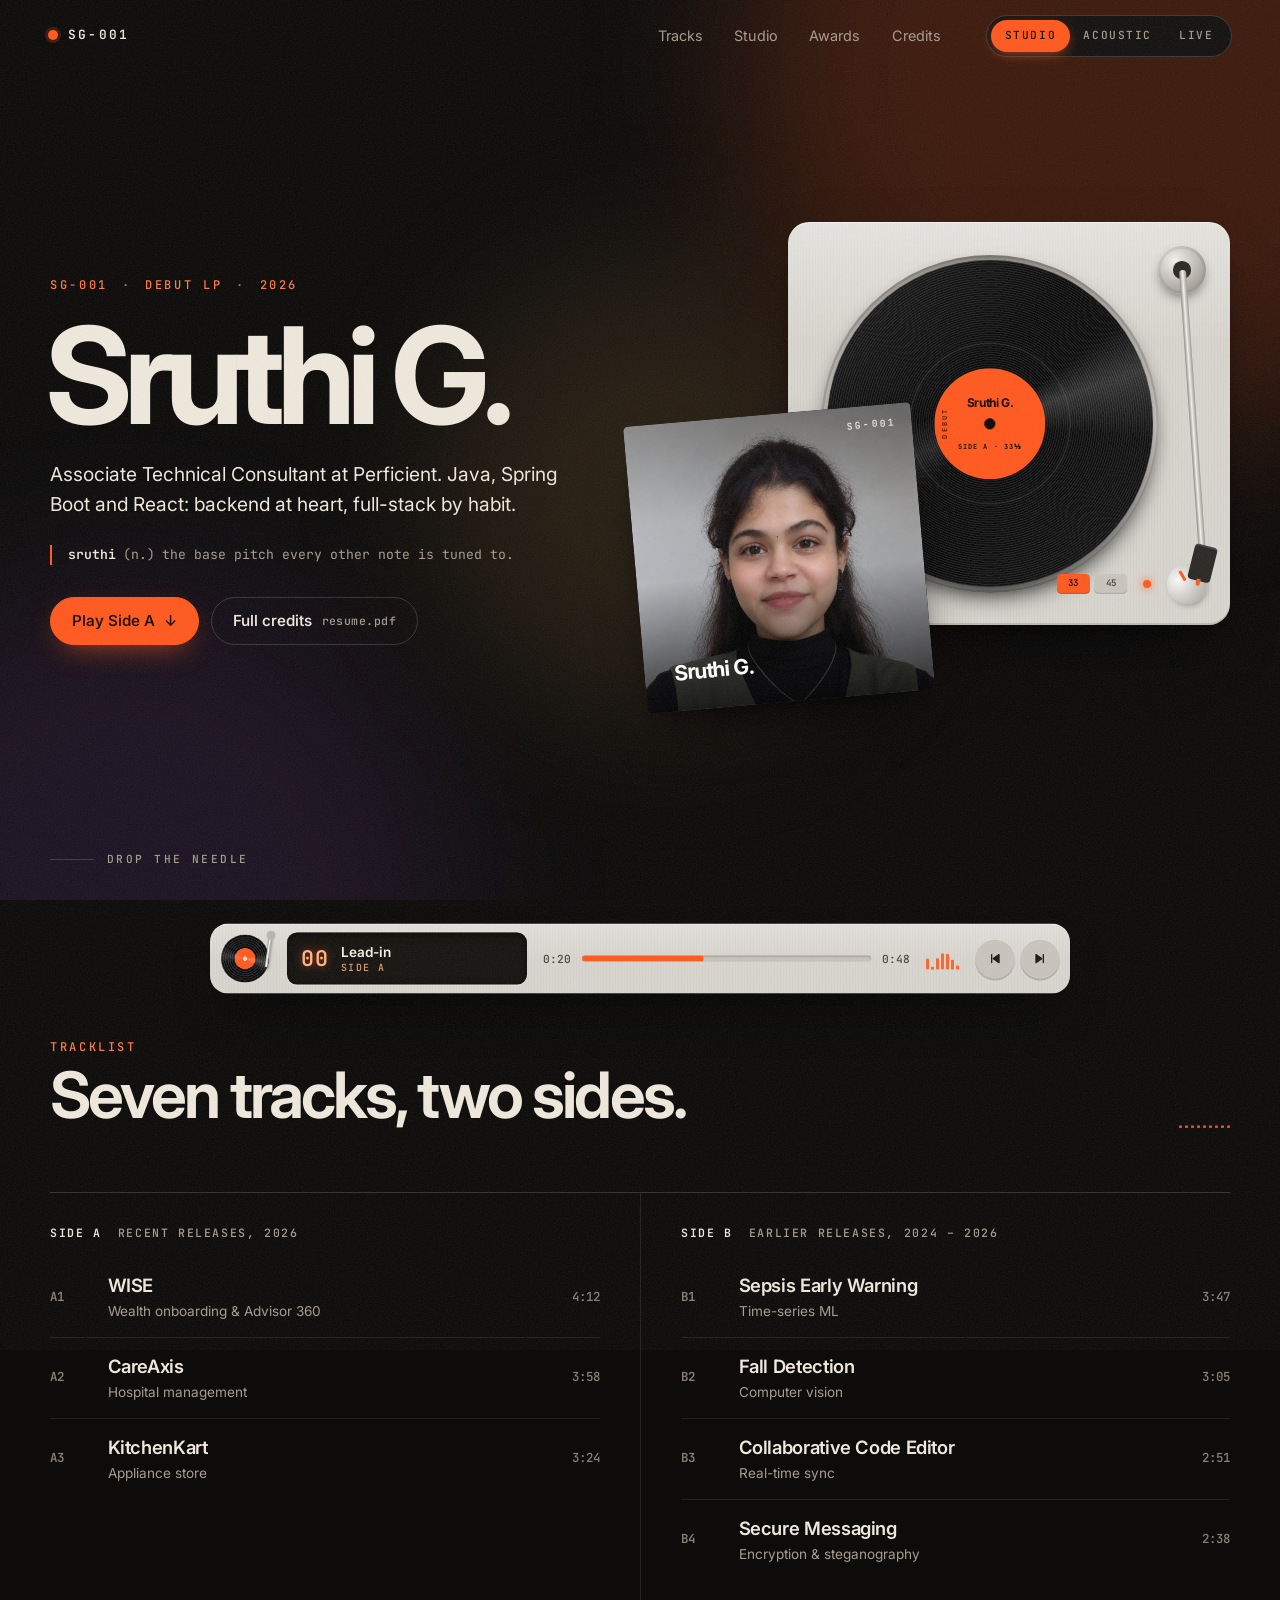
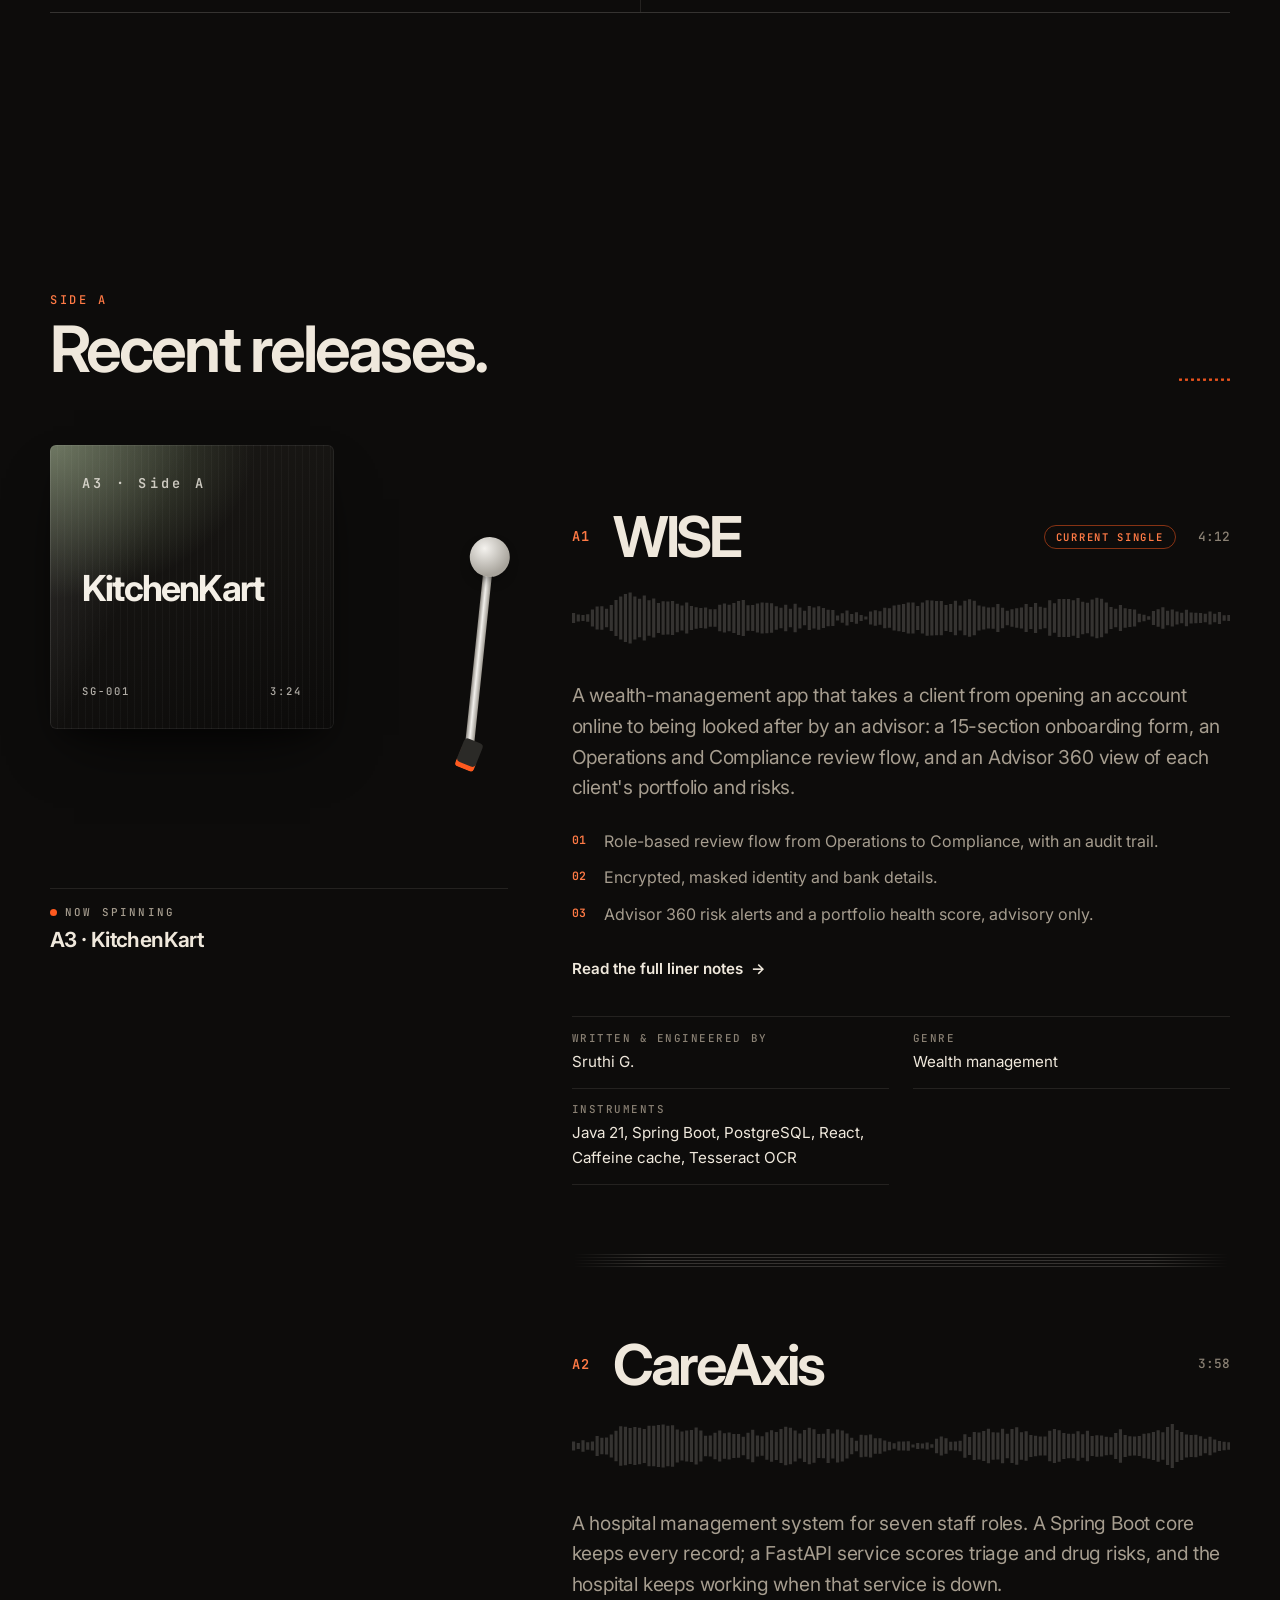
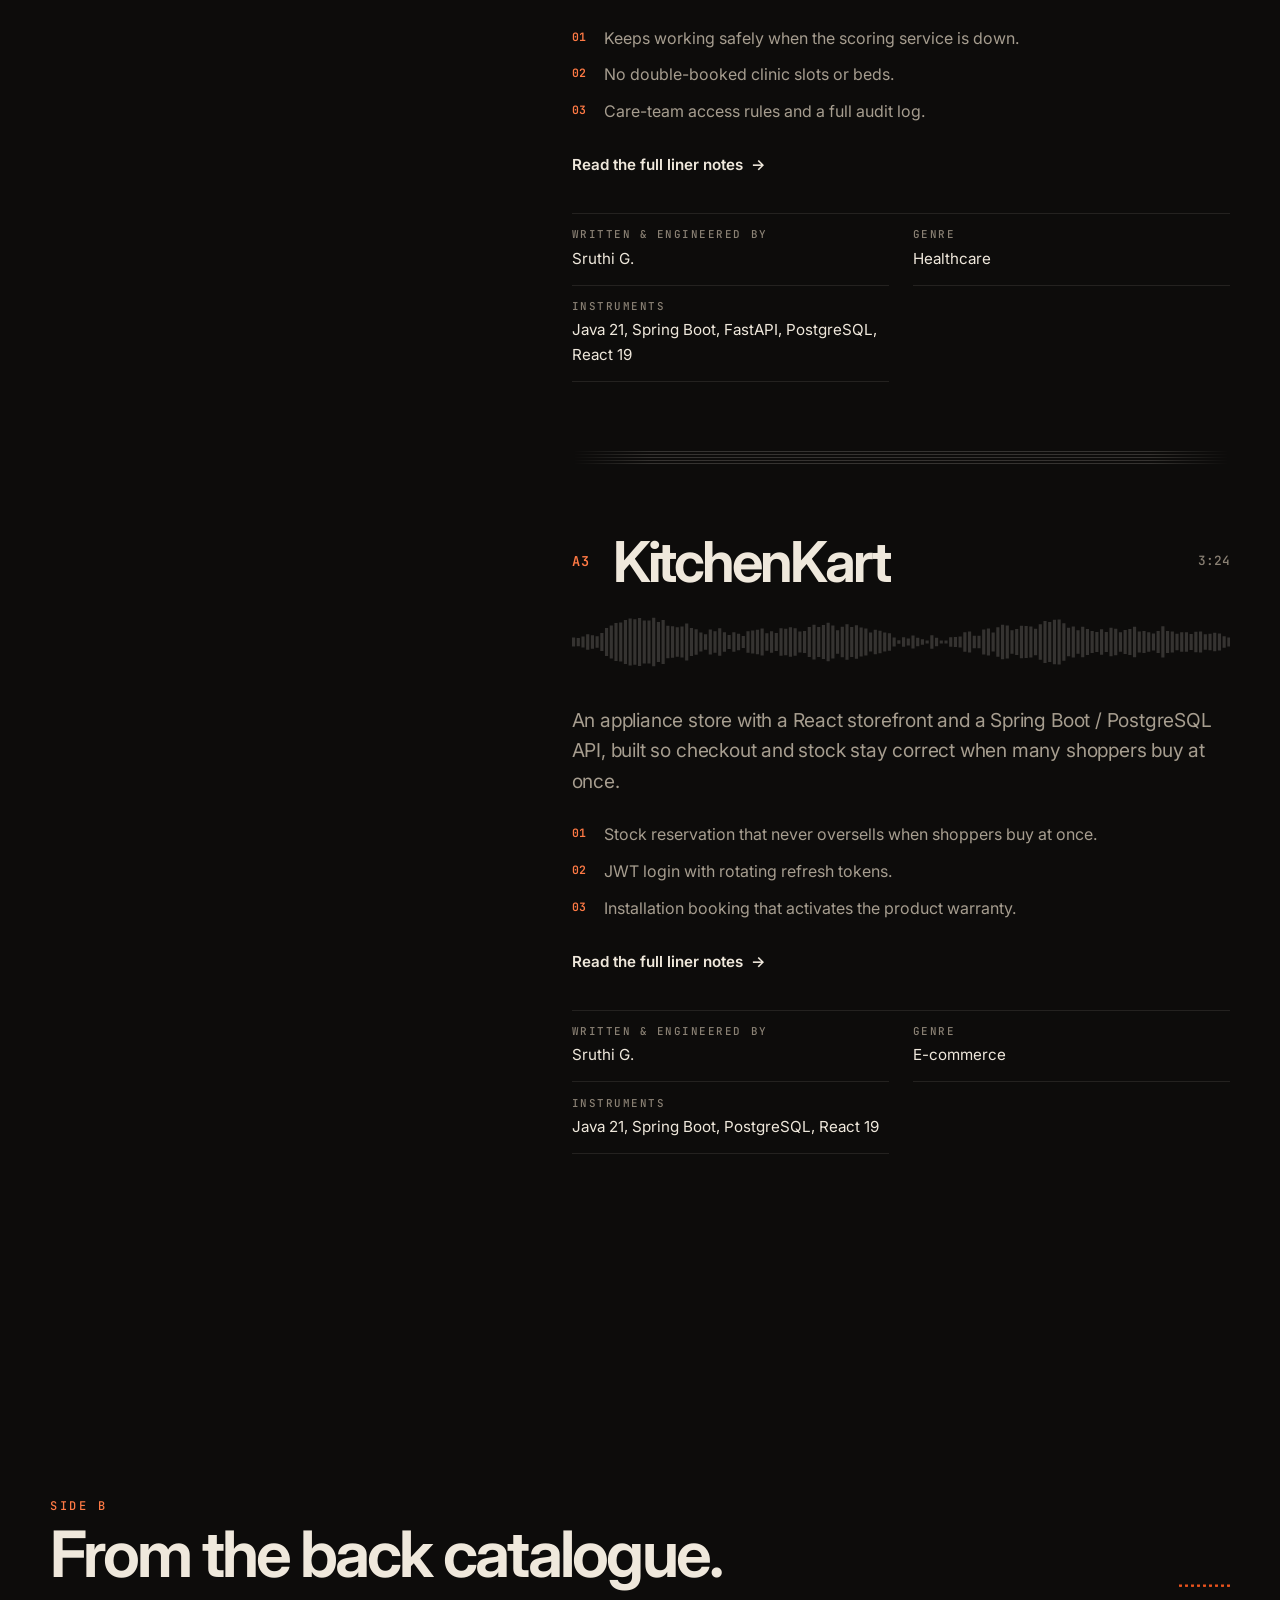
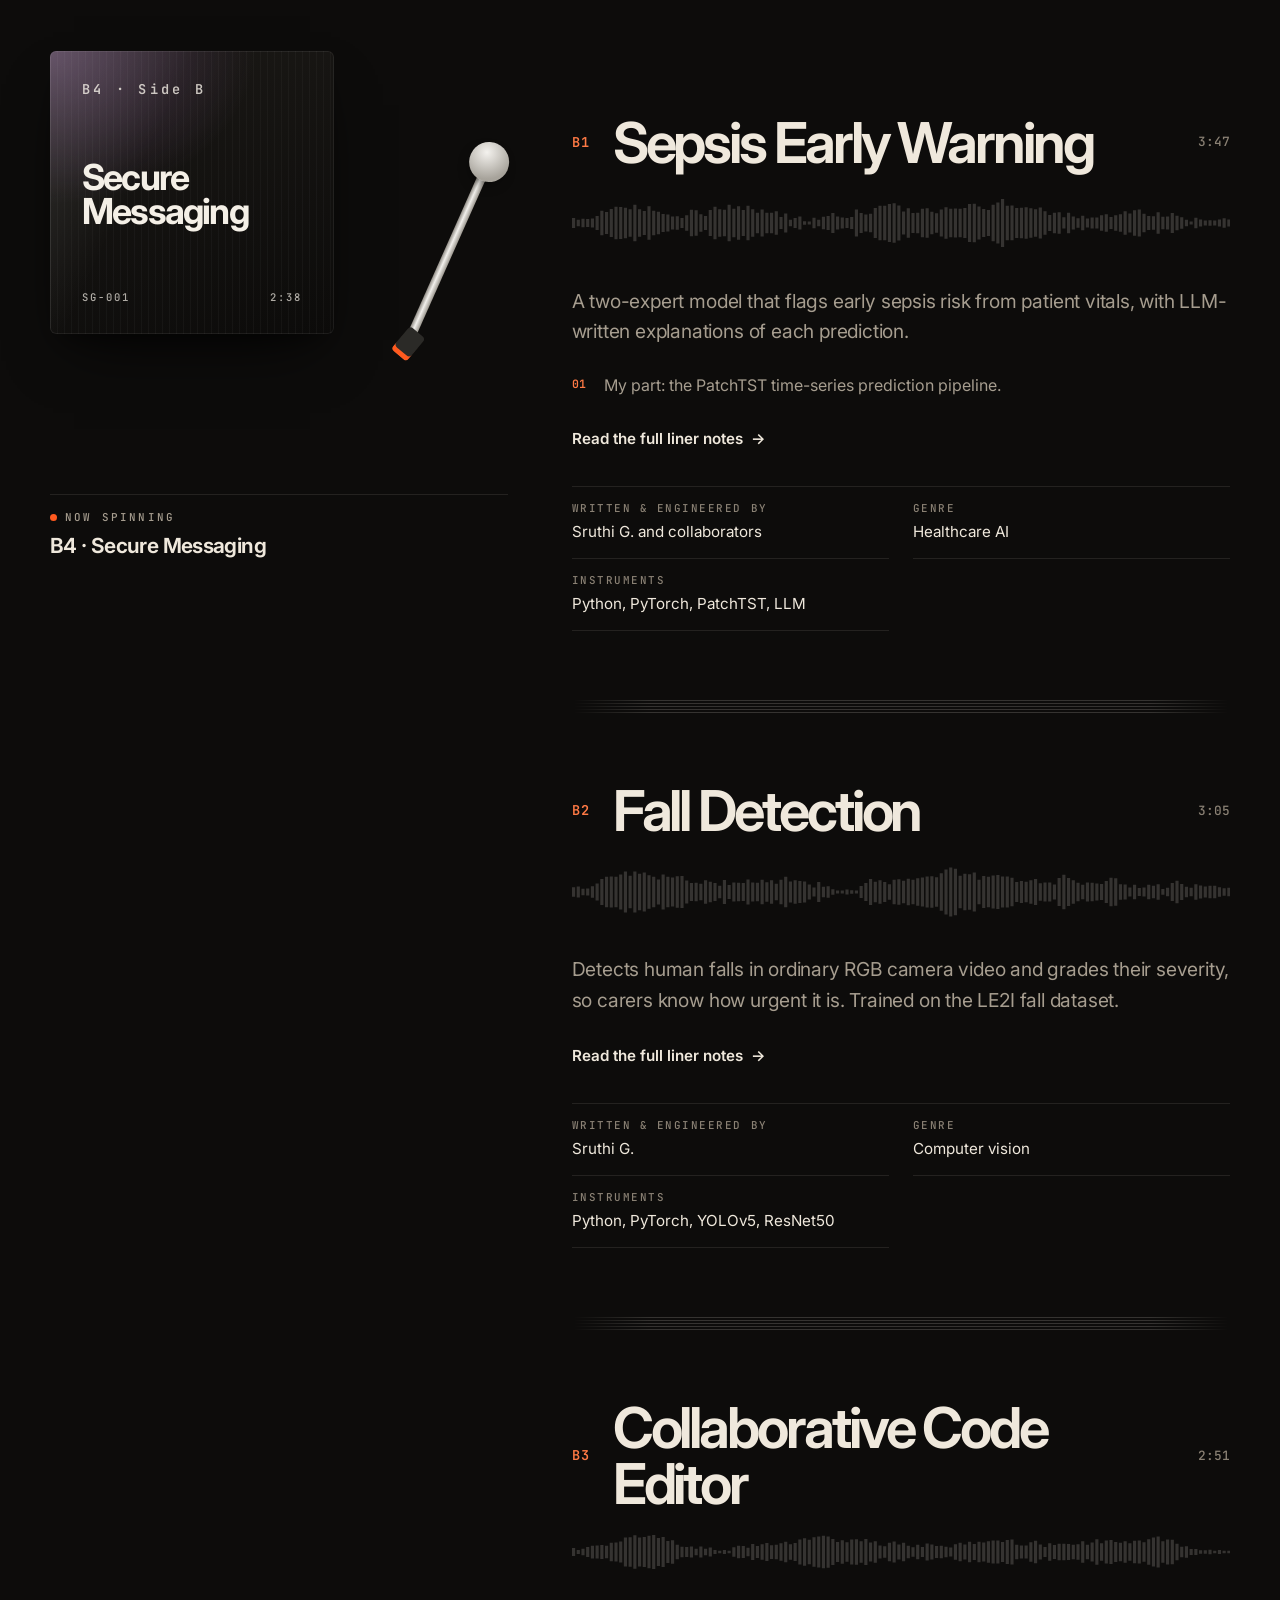
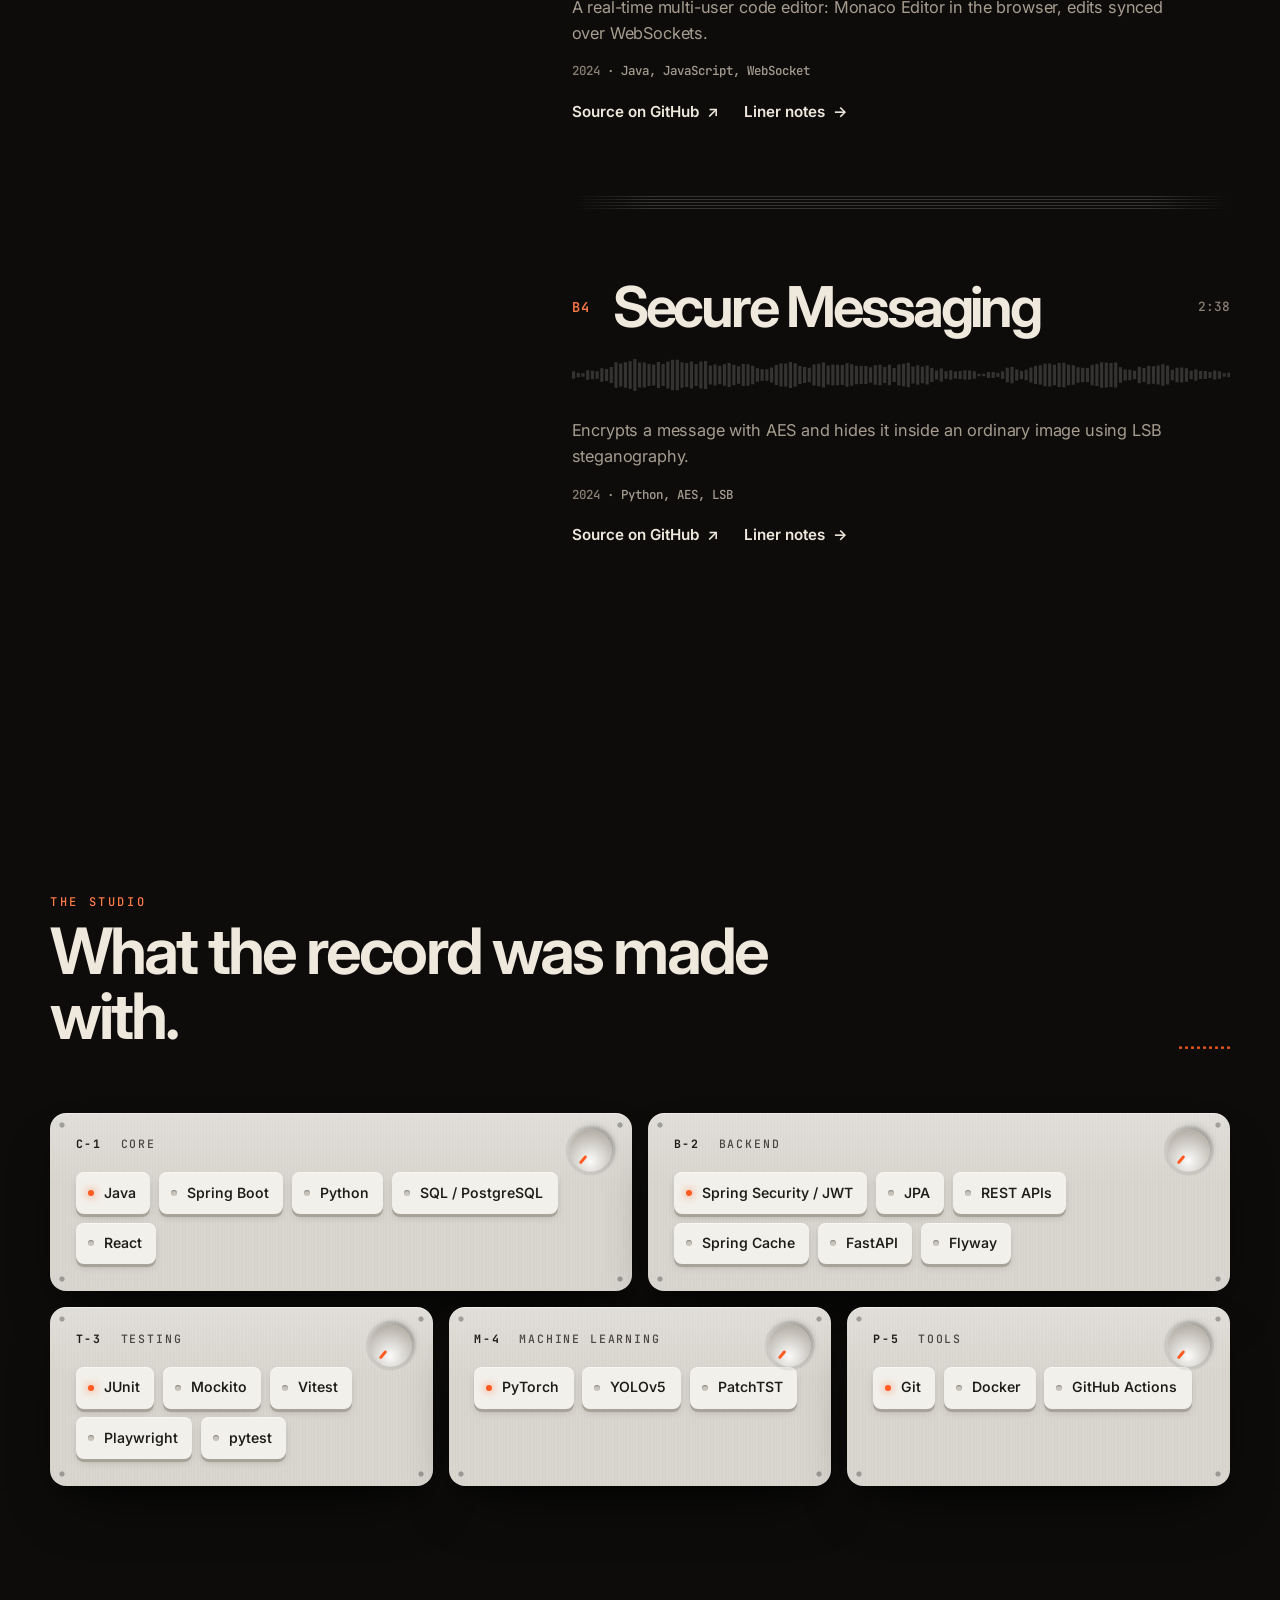
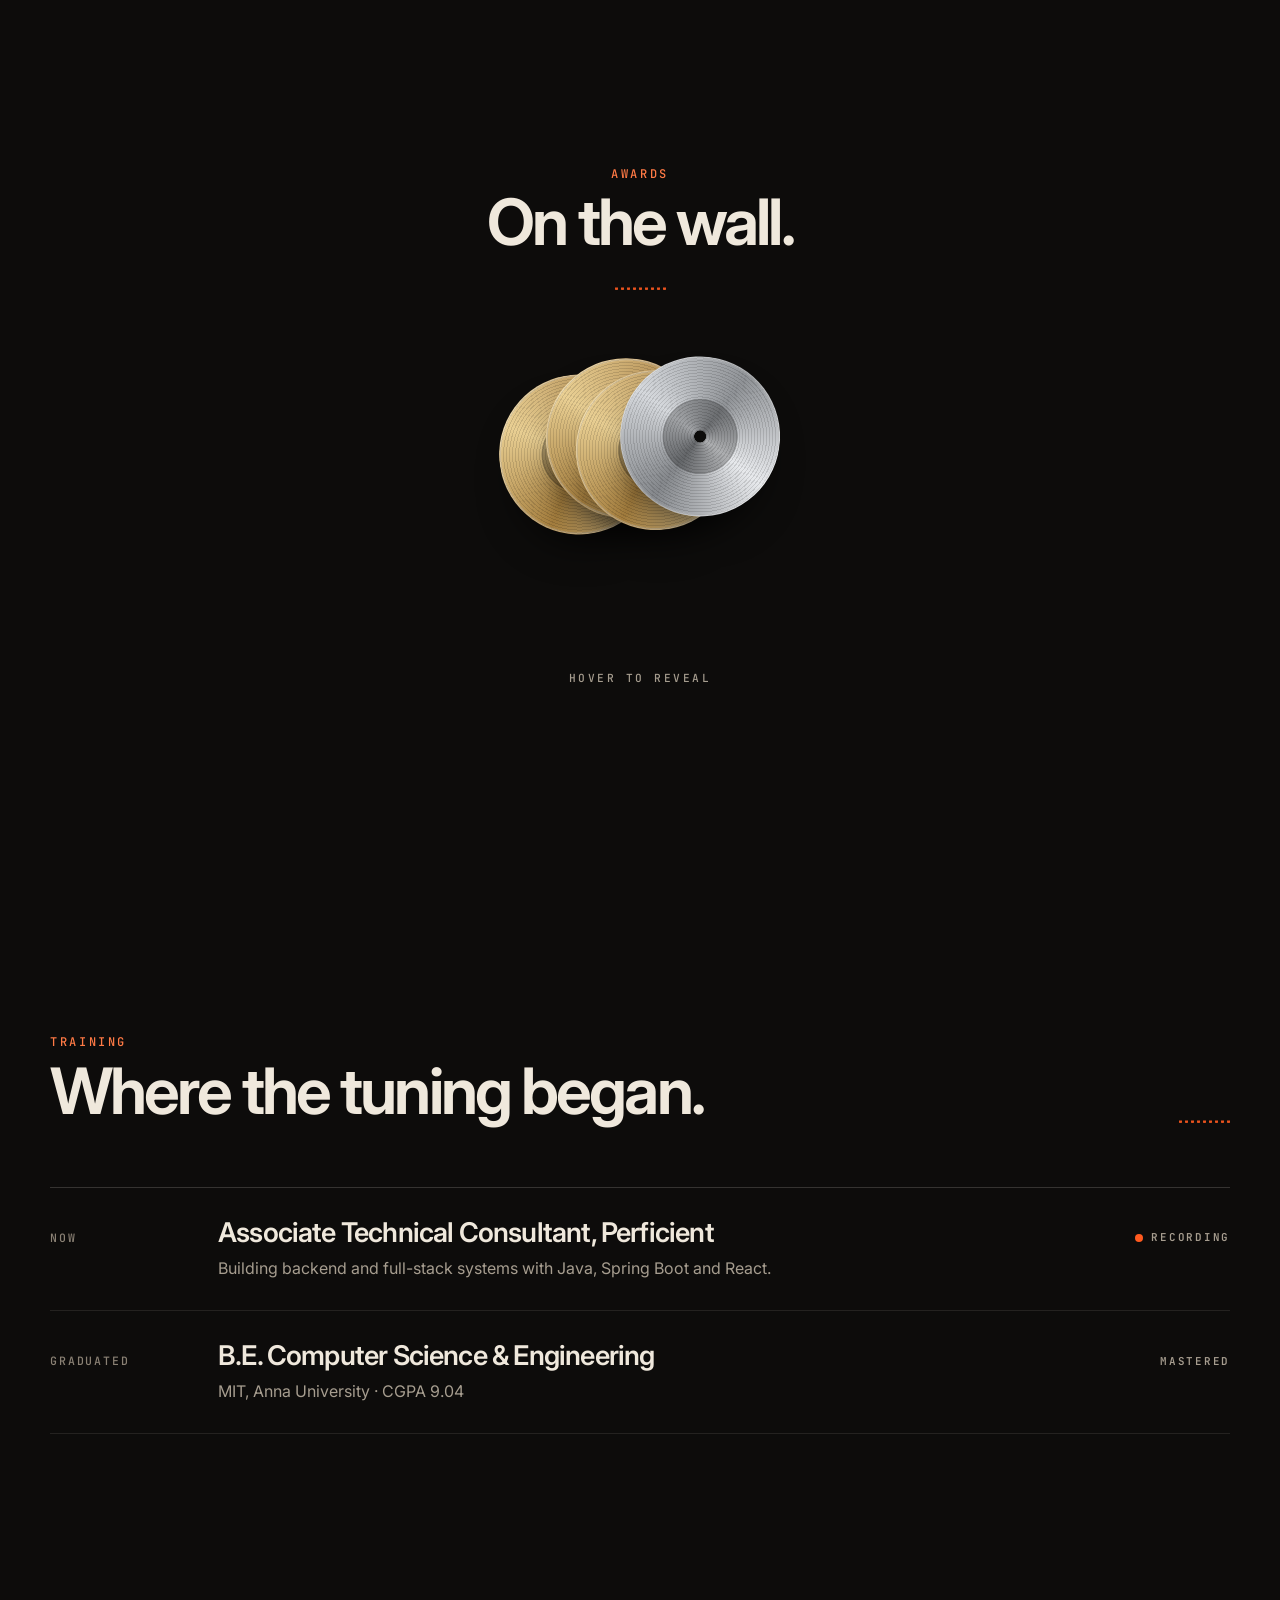
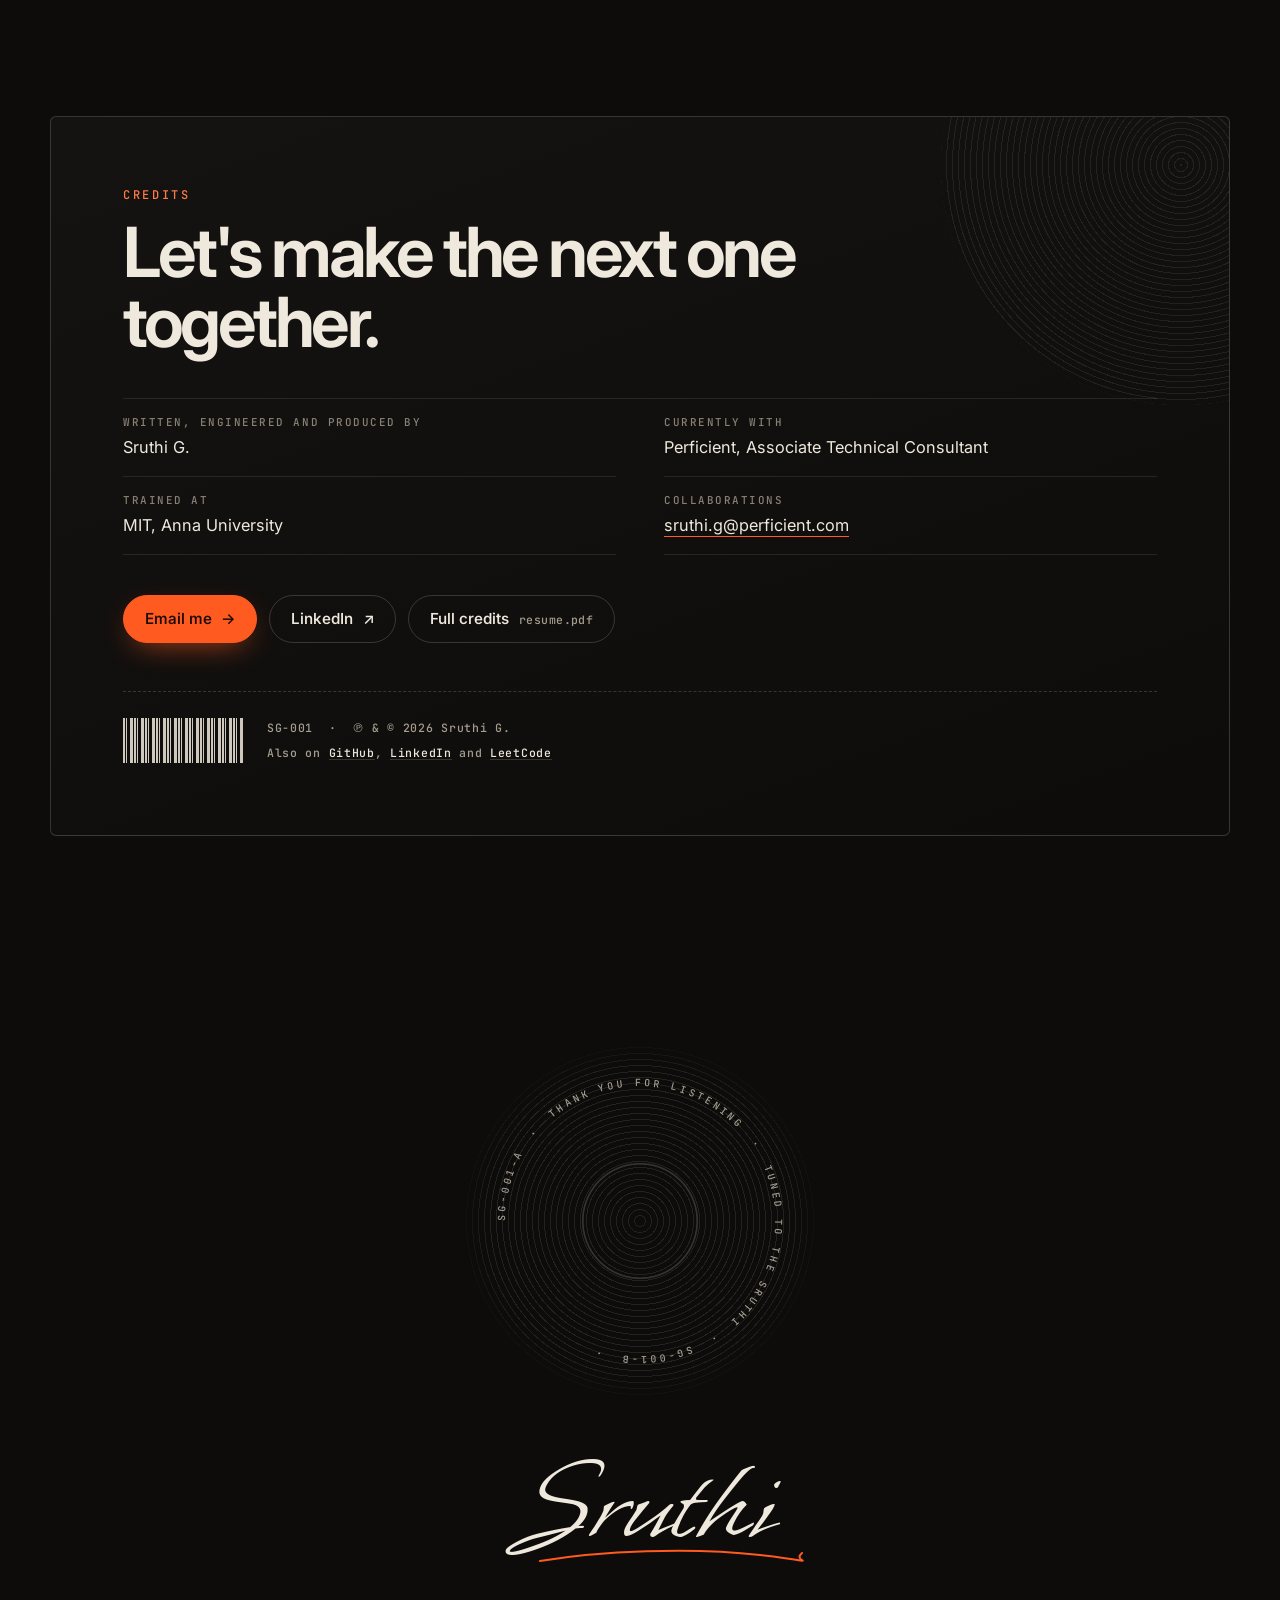
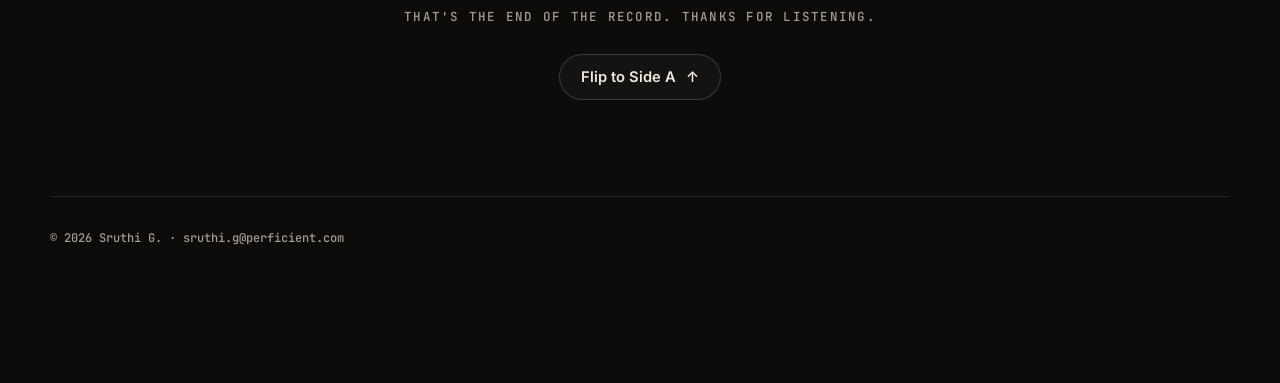
<file: index.html>
<!DOCTYPE html>
<html lang="en" data-mode="studio">
<head>
  <meta charset="UTF-8" />
  <meta name="viewport" content="width=device-width, initial-scale=1.0" />
  <title>Sruthi G. · Debut</title>
  <meta name="description" content="Sruthi G., Associate Technical Consultant at Perficient. Java, Spring Boot and React. Projects, case studies and resume, presented as a debut record." />
  <meta name="theme-color" content="#0d0c0b" />
  <link rel="icon" href="data:image/svg+xml,%3Csvg xmlns='http://www.w3.org/2000/svg' viewBox='0 0 64 64'%3E%3Ccircle cx='32' cy='32' r='30' fill='%230d0c0b'/%3E%3Ccircle cx='32' cy='32' r='11' fill='%23ff5a1f'/%3E%3Ccircle cx='32' cy='32' r='2.5' fill='%230d0c0b'/%3E%3C/svg%3E" />
  <meta property="og:type" content="website" />
  <meta property="og:title" content="Sruthi G. · Debut" />
  <meta property="og:description" content="Java, Spring Boot and React developer at Perficient. Projects, case studies and resume." />
  <meta property="og:image" content="https://sruthi1605.github.io/og-image.png" />
  <meta property="og:url" content="https://sruthi1605.github.io/" />
  <meta name="twitter:card" content="summary_large_image" />
  <script type="application/ld+json">
  {
    "@context": "https://schema.org",
    "@type": "Person",
    "name": "Sruthi G",
    "jobTitle": "Associate Technical Consultant",
    "worksFor": { "@type": "Organization", "name": "Perficient" },
    "alumniOf": "MIT, Anna University",
    "address": { "@type": "PostalAddress", "addressLocality": "Chennai", "addressCountry": "IN" },
    "sameAs": [
      "https://github.com/Sruthi1605",
      "https://www.linkedin.com/in/sruthi-g-430406265/",
      "https://leetcode.com/u/srug_05/"
    ]
  }
  </script>
  <link rel="preconnect" href="https://fonts.googleapis.com" />
  <link rel="preconnect" href="https://fonts.gstatic.com" crossorigin />
  <link href="https://fonts.googleapis.com/css2?family=Inter:wght@300;400;500;600;700;800&family=JetBrains+Mono:wght@400;500;600&display=swap" rel="stylesheet" />
  <link href="https://fonts.googleapis.com/css2?family=Whisper&text=Sruthi&display=swap" rel="stylesheet" />
  <link rel="stylesheet" href="album.css" />
  <script>
    (function () {
      var d = document.documentElement;
      try {
        var m = localStorage.getItem('mode');
        if (m === 'studio' || m === 'acoustic' || m === 'live') d.dataset.mode = m;
      } catch (e) {}
      var still = window.matchMedia && window.matchMedia('(prefers-reduced-motion: reduce)').matches;
      var seen = false;
      try { seen = sessionStorage.getItem('introSeen') === '1'; } catch (e) {}
      d.classList.add('js');
      if (!still && !seen) d.classList.add('intro');
    })();
  </script>
</head>
<body>
  <a class="skip-link" href="#main">Skip to content</a>

  <!-- Analog atmosphere: soft moving light + film grain -->
  <div class="aura" aria-hidden="true"><span></span><span></span><span></span></div>
  <div class="grain" aria-hidden="true"></div>

  <!-- Opening title cards -->
  <div class="titlecards" id="titlecards" aria-hidden="true">
    <p class="tc tc-1">A record by Sruthi G.</p>
    <p class="tc tc-2">Debut</p>
    <p class="tc tc-3">SG&#8209;001 &nbsp;·&nbsp; 2026</p>
    <button class="tc-skip" type="button" id="skipIntro" tabindex="-1">Skip</button>
  </div>

  <header class="nav">
    <a class="nav-mark" href="#home" aria-label="Sruthi G., back to the start"><span class="dot" aria-hidden="true"></span>SG&#8209;001</a>
    <nav class="nav-links" aria-label="Main">
      <a href="#tracks">Tracks</a>
      <a href="#studio">Studio</a>
      <a href="#awards">Awards</a>
      <a href="#credits">Credits</a>
    </nav>
    <div class="modes" role="radiogroup" aria-label="Listening mode">
      <button type="button" role="radio" aria-checked="true" data-mode="studio"><span class="m-full">Studio</span><span class="m-short" aria-hidden="true">S</span></button>
      <button type="button" role="radio" aria-checked="false" data-mode="acoustic"><span class="m-full">Acoustic</span><span class="m-short" aria-hidden="true">A</span></button>
      <button type="button" role="radio" aria-checked="false" data-mode="live"><span class="m-full">Live</span><span class="m-short" aria-hidden="true">L</span></button>
      <span class="modes-thumb" aria-hidden="true"></span>
    </div>
  </header>

  <main id="main">

    <!-- ================= LEAD-IN ================= -->
    <section class="hero" id="home" aria-labelledby="hero-title" data-track data-code="00" data-title="Lead-in" data-side="Side A" data-len="0:48">
      <div class="hero-copy">
        <p class="cat">SG&#8209;001 <span>·</span> Debut LP <span>·</span> 2026</p>
        <h1 class="hero-title" id="hero-title">Sruthi G.</h1>
        <p class="hero-sub">Associate Technical Consultant at Perficient. Java, Spring Boot and React: backend at heart, full-stack by habit.</p>
        <p class="hero-gloss"><i>sruthi</i>&ensp;(n.)&ensp;the base pitch every other note is tuned to.</p>
        <div class="hero-actions">
          <a class="btn btn-solid" href="#side-a">Play Side A <span class="arr" aria-hidden="true">↓</span></a>
          <a class="btn" href="resume.pdf" download>Full credits <span class="btn-note">resume.pdf</span></a>
        </div>
      </div>

      <div class="deck-wrap">
        <div class="deck" aria-hidden="true">
          <div class="plinth">
            <span class="plinth-brand">SG&nbsp;·&nbsp;PS&#8209;001</span>
            <div class="platter">
              <div class="record">
                <div class="label">
                  <span class="label-top">Sruthi G.</span>
                  <span class="label-mid">Debut</span>
                  <span class="label-bot">Side A · <b class="rpm-text">33⅓</b></span>
                </div>
              </div>
            </div>
            <div class="tonearm">
              <span class="arm-pivot"></span>
              <span class="arm"><span class="headshell"></span></span>
            </div>
            <div class="controls">
              <span class="rpm"><b class="rpm-a">33</b><b class="rpm-b">45</b></span>
              <span class="led"></span>
              <span class="knob"></span>
            </div>
          </div>
          <div class="sleeve">
            <img src="profile.jpg" alt="" width="560" height="560" decoding="async" />
            <span class="sleeve-shade"></span>
            <span class="sleeve-title">Sruthi G.</span>
            <span class="sleeve-cat">SG&#8209;001</span>
          </div>
        </div>
      </div>

      <a class="scroll-cue" href="#tracks"><span class="cue-line" aria-hidden="true"></span>Drop the needle</a>
    </section>

    <!-- ================= TRACKLIST (back of the sleeve) ================= -->
    <section class="section" id="tracks" aria-labelledby="tracks-title" data-track data-code="—" data-title="Tracklist" data-side="Back cover" data-len="0:30">
      <header class="sec-head reveal">
        <p class="sec-code">Tracklist</p>
        <h2 class="sec-title" id="tracks-title">Seven tracks, two sides.</h2>
        <div class="eq" aria-hidden="true"></div>
      </header>

      <div class="backcover reveal">
        <div class="side">
          <p class="side-name"><b>Side A</b> Recent releases, 2026</p>
          <ol class="tl">
            <li><a href="#a1"><span class="tl-code">A1</span><span class="tl-name">WISE</span><span class="tl-meta">Wealth onboarding &amp; Advisor 360</span><span class="tl-len">4:12</span></a></li>
            <li><a href="#a2"><span class="tl-code">A2</span><span class="tl-name">CareAxis</span><span class="tl-meta">Hospital management</span><span class="tl-len">3:58</span></a></li>
            <li><a href="#a3"><span class="tl-code">A3</span><span class="tl-name">KitchenKart</span><span class="tl-meta">Appliance store</span><span class="tl-len">3:24</span></a></li>
          </ol>
        </div>
        <div class="side">
          <p class="side-name"><b>Side B</b> Earlier releases, 2024 – 2026</p>
          <ol class="tl">
            <li><a href="#b1"><span class="tl-code">B1</span><span class="tl-name">Sepsis Early Warning</span><span class="tl-meta">Time-series ML</span><span class="tl-len">3:47</span></a></li>
            <li><a href="#b2"><span class="tl-code">B2</span><span class="tl-name">Fall Detection</span><span class="tl-meta">Computer vision</span><span class="tl-len">3:05</span></a></li>
            <li><a href="#b3"><span class="tl-code">B3</span><span class="tl-name">Collaborative Code Editor</span><span class="tl-meta">Real-time sync</span><span class="tl-len">2:51</span></a></li>
            <li><a href="#b4"><span class="tl-code">B4</span><span class="tl-name">Secure Messaging</span><span class="tl-meta">Encryption &amp; steganography</span><span class="tl-len">2:38</span></a></li>
          </ol>
        </div>
      </div>
    </section>

    <!-- ================= SIDE A ================= -->
    <section class="section" id="side-a" aria-labelledby="side-a-title">
      <header class="sec-head reveal">
        <p class="sec-code">Side A</p>
        <h2 class="sec-title" id="side-a-title">Recent releases.</h2>
        <div class="eq" aria-hidden="true"></div>
      </header>
      <div class="side-grid"><div class="side-tracks">

      <article class="track reveal" id="a1" data-label="#ff5a1f" aria-labelledby="a1-title" data-track data-code="A1" data-title="WISE" data-side="Side A" data-len="4:12">
        <header class="track-head">
          <span class="track-code">A1</span>
          <h3 class="track-title" id="a1-title">WISE</h3>
          <span class="track-tag">Current single</span>
          <span class="track-len">4:12</span>
        </header>
        <div class="wave" data-seed="wise" aria-hidden="true"></div>
        <div class="notes">
          <div class="notes-body">
            <p class="notes-lede">A wealth-management app that takes a client from opening an account online to being looked after by an advisor: a 15-section onboarding form, an Operations and Compliance review flow, and an Advisor 360 view of each client's portfolio and risks.</p>
            <ol class="notes-points">
              <li>Role-based review flow from Operations to Compliance, with an audit trail.</li>
              <li>Encrypted, masked identity and bank details.</li>
              <li>Advisor 360 risk alerts and a portfolio health score, advisory only.</li>
            </ol>
            <a class="notes-link" href="case-studies/wise.html">Read the full liner notes <span aria-hidden="true">→</span></a>
          </div>
          <dl class="credits">
            <div><dt>Written &amp; engineered by</dt><dd>Sruthi G.</dd></div>
            <div><dt>Genre</dt><dd>Wealth management</dd></div>
            <div><dt>Instruments</dt><dd>Java 21, Spring Boot, PostgreSQL, React, Caffeine cache, Tesseract OCR</dd></div>
          </dl>
        </div>
      </article>

      <article class="track reveal" id="a2" data-label="#e9dcc2" aria-labelledby="a2-title" data-track data-code="A2" data-title="CareAxis" data-side="Side A" data-len="3:58">
        <header class="track-head">
          <span class="track-code">A2</span>
          <h3 class="track-title" id="a2-title">CareAxis</h3>
          <span class="track-len">3:58</span>
        </header>
        <div class="wave" data-seed="careaxis" aria-hidden="true"></div>
        <div class="notes">
          <div class="notes-body">
            <p class="notes-lede">A hospital management system for seven staff roles. A Spring Boot core keeps every record; a FastAPI service scores triage and drug risks, and the hospital keeps working when that service is down.</p>
            <ol class="notes-points">
              <li>Keeps working safely when the scoring service is down.</li>
              <li>No double-booked clinic slots or beds.</li>
              <li>Care-team access rules and a full audit log.</li>
            </ol>
            <a class="notes-link" href="case-studies/careaxis.html">Read the full liner notes <span aria-hidden="true">→</span></a>
          </div>
          <dl class="credits">
            <div><dt>Written &amp; engineered by</dt><dd>Sruthi G.</dd></div>
            <div><dt>Genre</dt><dd>Healthcare</dd></div>
            <div><dt>Instruments</dt><dd>Java 21, Spring Boot, FastAPI, PostgreSQL, React 19</dd></div>
          </dl>
        </div>
      </article>

      <article class="track reveal" id="a3" data-label="#8fa37a" aria-labelledby="a3-title" data-track data-code="A3" data-title="KitchenKart" data-side="Side A" data-len="3:24">
        <header class="track-head">
          <span class="track-code">A3</span>
          <h3 class="track-title" id="a3-title">KitchenKart</h3>
          <span class="track-len">3:24</span>
        </header>
        <div class="wave" data-seed="kitchenkart" aria-hidden="true"></div>
        <div class="notes">
          <div class="notes-body">
            <p class="notes-lede">An appliance store with a React storefront and a Spring Boot / PostgreSQL API, built so checkout and stock stay correct when many shoppers buy at once.</p>
            <ol class="notes-points">
              <li>Stock reservation that never oversells when shoppers buy at once.</li>
              <li>JWT login with rotating refresh tokens.</li>
              <li>Installation booking that activates the product warranty.</li>
            </ol>
            <a class="notes-link" href="case-studies/kitchenkart.html">Read the full liner notes <span aria-hidden="true">→</span></a>
          </div>
          <dl class="credits">
            <div><dt>Written &amp; engineered by</dt><dd>Sruthi G.</dd></div>
            <div><dt>Genre</dt><dd>E-commerce</dd></div>
            <div><dt>Instruments</dt><dd>Java 21, Spring Boot, PostgreSQL, React 19</dd></div>
          </dl>
        </div>
      </article>
      </div></div>
    </section>

    <!-- ================= SIDE B ================= -->
    <section class="section" id="side-b" aria-labelledby="side-b-title">
      <header class="sec-head reveal">
        <p class="sec-code">Side B</p>
        <h2 class="sec-title" id="side-b-title">From the back catalogue.</h2>
        <div class="eq" aria-hidden="true"></div>
      </header>
      <div class="side-grid"><div class="side-tracks">

      <article class="track reveal" id="b1" data-label="#b8312f" aria-labelledby="b1-title" data-track data-code="B1" data-title="Sepsis Early Warning" data-side="Side B" data-len="3:47">
        <header class="track-head">
          <span class="track-code">B1</span>
          <h3 class="track-title" id="b1-title">Sepsis Early Warning</h3>
          <span class="track-len">3:47</span>
        </header>
        <div class="wave" data-seed="sepsis" aria-hidden="true"></div>
        <div class="notes">
          <div class="notes-body">
            <p class="notes-lede">A two-expert model that flags early sepsis risk from patient vitals, with LLM-written explanations of each prediction.</p>
            <ol class="notes-points">
              <li>My part: the PatchTST time-series prediction pipeline.</li>
            </ol>
            <a class="notes-link" href="case-studies/sepsis-early-warning.html">Read the full liner notes <span aria-hidden="true">→</span></a>
          </div>
          <dl class="credits">
            <div><dt>Written &amp; engineered by</dt><dd>Sruthi G. and collaborators</dd></div>
            <div><dt>Genre</dt><dd>Healthcare AI</dd></div>
            <div><dt>Instruments</dt><dd>Python, PyTorch, PatchTST, LLM</dd></div>
          </dl>
        </div>
      </article>

      <article class="track reveal" id="b2" data-label="#6f8fa8" aria-labelledby="b2-title" data-track data-code="B2" data-title="Fall Detection" data-side="Side B" data-len="3:05">
        <header class="track-head">
          <span class="track-code">B2</span>
          <h3 class="track-title" id="b2-title">Fall Detection</h3>
          <span class="track-len">3:05</span>
        </header>
        <div class="wave" data-seed="fall" aria-hidden="true"></div>
        <div class="notes">
          <div class="notes-body">
            <p class="notes-lede">Detects human falls in ordinary RGB camera video and grades their severity, so carers know how urgent it is. Trained on the LE2I fall dataset.</p>
            <a class="notes-link" href="case-studies/fall-detection.html">Read the full liner notes <span aria-hidden="true">→</span></a>
          </div>
          <dl class="credits">
            <div><dt>Written &amp; engineered by</dt><dd>Sruthi G.</dd></div>
            <div><dt>Genre</dt><dd>Computer vision</dd></div>
            <div><dt>Instruments</dt><dd>Python, PyTorch, YOLOv5, ResNet50</dd></div>
          </dl>
        </div>
      </article>

      <div class="track-pair">
        <article class="track track-sm reveal" id="b3" data-label="#d9a441" aria-labelledby="b3-title" data-track data-code="B3" data-title="Collaborative Code Editor" data-side="Side B" data-len="2:51">
          <header class="track-head">
            <span class="track-code">B3</span>
            <h3 class="track-title" id="b3-title">Collaborative Code Editor</h3>
            <span class="track-len">2:51</span>
          </header>
          <div class="wave" data-seed="editor" aria-hidden="true"></div>
          <p class="notes-lede">A real-time multi-user code editor: Monaco Editor in the browser, edits synced over WebSockets.</p>
          <p class="credits-line"><span>2024</span> · Java, JavaScript, WebSocket</p>
          <p class="track-links">
            <a class="notes-link" href="https://github.com/Sruthi1605/Collaborative-Code-Editor" target="_blank" rel="noopener">Source on GitHub <span aria-hidden="true">↗</span></a>
            <a class="notes-link" href="case-studies/collaborative-code-editor.html">Liner notes <span aria-hidden="true">→</span></a>
          </p>
        </article>
        <article class="track track-sm reveal" id="b4" data-label="#7d5a86" aria-labelledby="b4-title" data-track data-code="B4" data-title="Secure Messaging" data-side="Side B" data-len="2:38">
          <header class="track-head">
            <span class="track-code">B4</span>
            <h3 class="track-title" id="b4-title">Secure Messaging</h3>
            <span class="track-len">2:38</span>
          </header>
          <div class="wave" data-seed="stego" aria-hidden="true"></div>
          <p class="notes-lede">Encrypts a message with AES and hides it inside an ordinary image using LSB steganography.</p>
          <p class="credits-line"><span>2024</span> · Python, AES, LSB</p>
          <p class="track-links">
            <a class="notes-link" href="https://github.com/Sruthi1605/Steganography-Tool" target="_blank" rel="noopener">Source on GitHub <span aria-hidden="true">↗</span></a>
            <a class="notes-link" href="case-studies/secure-messaging.html">Liner notes <span aria-hidden="true">→</span></a>
          </p>
        </article>
      </div>
      </div></div>
    </section>

    <!-- ================= STUDIO ================= -->
    <section class="section" id="studio" aria-labelledby="studio-title" data-track data-code="ST" data-title="The studio" data-side="Equipment" data-len="1:30">
      <header class="sec-head reveal">
        <p class="sec-code">The studio</p>
        <h2 class="sec-title" id="studio-title">What the record was made with.</h2>
        <div class="eq" aria-hidden="true"></div>
      </header>

      <div class="rack">
        <div class="unit unit-wide reveal">
          <div class="unit-face">
            <p class="unit-model"><b>C&#8209;1</b> Core</p>
            <ul class="keys" aria-label="Core skills">
              <li>Java</li><li>Spring Boot</li><li>Python</li><li>SQL / PostgreSQL</li><li>React</li>
            </ul>
            <span class="unit-knob" aria-hidden="true"></span>
          </div>
        </div>
        <div class="unit unit-wide reveal">
          <div class="unit-face">
            <p class="unit-model"><b>B&#8209;2</b> Backend</p>
            <ul class="keys" aria-label="Backend skills">
              <li>Spring Security / JWT</li><li>JPA</li><li>REST APIs</li><li>Spring Cache</li><li>FastAPI</li><li>Flyway</li>
            </ul>
            <span class="unit-knob" aria-hidden="true"></span>
          </div>
        </div>
        <div class="unit reveal">
          <div class="unit-face">
            <p class="unit-model"><b>T&#8209;3</b> Testing</p>
            <ul class="keys" aria-label="Testing tools">
              <li>JUnit</li><li>Mockito</li><li>Vitest</li><li>Playwright</li><li>pytest</li>
            </ul>
            <span class="unit-knob" aria-hidden="true"></span>
          </div>
        </div>
        <div class="unit reveal">
          <div class="unit-face">
            <p class="unit-model"><b>M&#8209;4</b> Machine learning</p>
            <ul class="keys" aria-label="Machine learning skills">
              <li>PyTorch</li><li>YOLOv5</li><li>PatchTST</li>
            </ul>
            <span class="unit-knob" aria-hidden="true"></span>
          </div>
        </div>
        <div class="unit reveal">
          <div class="unit-face">
            <p class="unit-model"><b>P&#8209;5</b> Tools</p>
            <ul class="keys" aria-label="Tools">
              <li>Git</li><li>Docker</li><li>GitHub Actions</li>
            </ul>
            <span class="unit-knob" aria-hidden="true"></span>
          </div>
        </div>
      </div>
    </section>

    <!-- ================= AWARDS ================= -->
    <section class="section" id="awards" aria-labelledby="awards-title" data-track data-code="AW" data-title="Awards" data-side="Certified" data-len="1:12">
      <header class="sec-head reveal">
        <p class="sec-code">Awards</p>
        <h2 class="sec-title" id="awards-title">On the wall.</h2>
        <div class="eq" aria-hidden="true"></div>
      </header>
      <div class="wall reveal" id="wall" tabindex="0" role="group" aria-label="Awards: hover, focus or tap to spread them out">
      <ul class="plaques">
        <li class="plaque"><span class="disc" aria-hidden="true"></span><b>Winner</b><span>IIT Bombay FOSSEE · AAI Geospatial Mapathon</span></li>
        <li class="plaque"><span class="disc" aria-hidden="true"></span><b>Winner</b><span>Paper presentation, "Voice-Activated News Reader"</span></li>
        <li class="plaque"><span class="disc" aria-hidden="true"></span><b>Winner</b><span>Detective SQL, technical event</span></li>
        <li class="plaque"><span class="disc disc-plain" aria-hidden="true"></span><b>Organizer</b><span>Data Maze tech event and a Full Stack workshop</span></li>
      </ul>
        <p class="wall-hint" aria-hidden="true">Hover to reveal</p>
      </div>
    </section>

    <!-- ================= TRAINING ================= -->
    <section class="section" id="training" aria-labelledby="training-title" data-track data-code="TR" data-title="Training" data-side="Where it was learned" data-len="1:20">
      <header class="sec-head reveal">
        <p class="sec-code">Training</p>
        <h2 class="sec-title" id="training-title">Where the tuning began.</h2>
        <div class="eq" aria-hidden="true"></div>
      </header>
      <ol class="sessions">
        <li class="session reveal">
          <span class="session-when">Now</span>
          <div><h3>Associate Technical Consultant, Perficient</h3><p>Building backend and full-stack systems with Java, Spring Boot and React.</p></div>
          <span class="session-state"><span class="rec-dot" aria-hidden="true"></span>Recording</span>
        </li>
        <li class="session reveal">
          <span class="session-when">Graduated</span>
          <div><h3>B.E. Computer Science &amp; Engineering</h3><p>MIT, Anna University · CGPA 9.04</p></div>
          <span class="session-state">Mastered</span>
        </li>
      </ol>
    </section>

    <!-- ================= CREDITS (back cover) ================= -->
    <section class="section" id="credits" aria-labelledby="credits-title" data-track data-code="CR" data-title="Credits" data-side="Back cover" data-len="2:00">
      <div class="liner reveal">
        <p class="sec-code">Credits</p>
        <h2 class="liner-title" id="credits-title">Let's make the next one together.</h2>
        <dl class="liner-credits">
          <div><dt>Written, engineered and produced by</dt><dd>Sruthi G.</dd></div>
          <div><dt>Currently with</dt><dd>Perficient, Associate Technical Consultant</dd></div>
          <div><dt>Trained at</dt><dd>MIT, Anna University</dd></div>
          <div><dt>Collaborations</dt><dd><a href="mailto:sruthi.g@perficient.com">sruthi.g@perficient.com</a></dd></div>
        </dl>
        <div class="liner-actions">
          <a class="btn btn-solid" href="mailto:sruthi.g@perficient.com">Email me <span class="arr" aria-hidden="true">→</span></a>
          <a class="btn" href="https://www.linkedin.com/in/sruthi-g-430406265/" target="_blank" rel="noopener">LinkedIn <span class="arr" aria-hidden="true">↗</span></a>
          <a class="btn" href="resume.pdf" download>Full credits <span class="btn-note">resume.pdf</span></a>
        </div>
        <div class="liner-foot">
          <span class="barcode" aria-hidden="true"></span>
          <p>SG&#8209;001 &nbsp;·&nbsp; ℗ &amp; © 2026 Sruthi G.</p>
          <p class="also">Also on <a href="https://github.com/Sruthi1605" target="_blank" rel="noopener">GitHub</a>, <a href="https://www.linkedin.com/in/sruthi-g-430406265/" target="_blank" rel="noopener">LinkedIn</a> and <a href="https://leetcode.com/u/srug_05/" target="_blank" rel="noopener">LeetCode</a></p>
        </div>
      </div>
    </section>

    <!-- ================= RUN-OUT GROOVE ================= -->
    <section class="runout" id="runout" aria-label="End of the record" data-track data-code="&#8718;" data-title="Run-out groove" data-side="End of record" data-len="0:12">
      <div class="runout-disc" aria-hidden="true">
        <svg viewBox="0 0 400 400">
          <defs><path id="etch" d="M200 200 m-150 0 a150 150 0 1 1 300 0 a150 150 0 1 1 -300 0"/></defs>
          <text class="etch"><textPath href="#etch">SG&#8209;001&#8209;A &#160;·&#160; THANK YOU FOR LISTENING &#160;·&#160; TUNED TO THE SRUTHI &#160;·&#160; SG&#8209;001&#8209;B &#160;·&#160;</textPath></text>
        </svg>
      </div>
      <svg class="signature" viewBox="0 0 420 150" role="img" aria-label="Signed, Sruthi">
        <text class="sig-ink" x="210" y="98" text-anchor="middle">Sruthi</text>
        <path class="sig-flourish" d="M110 122 C 170 112, 260 108, 330 116 S 360 124, 372 114"/>
      </svg>
      <p class="runout-text">That's the end of the record. Thanks for listening.</p>
      <button class="flip" type="button" id="flipBtn">Flip to Side A <span aria-hidden="true">↑</span></button>
    </section>
  </main>

  <footer class="footer">
    <p>© 2026 Sruthi G. · <a href="mailto:sruthi.g@perficient.com">sruthi.g@perficient.com</a></p>
  </footer>

  <!-- ================= PLAYER ================= -->
  <div class="player" id="player" role="region" aria-label="Now playing: the section you're reading">
    <div class="p-deck" aria-hidden="true"><span class="p-record"></span><span class="p-arm"></span></div>
    <div class="p-lcd">
      <span class="p-code" id="pCode">00</span>
      <span class="p-meta"><b id="pTitle">Lead-in</b><span id="pSide">Side A</span></span>
    </div>
    <div class="p-groove" aria-hidden="true">
      <span class="p-time" id="pTime">0:00</span>
      <span class="p-bar"><i id="pFill"></i></span>
      <span class="p-time" id="pLen">0:48</span>
    </div>
    <div class="eq p-eq" aria-hidden="true"></div>
    <div class="p-btns">
      <button type="button" id="pPrev" aria-label="Previous section"><svg viewBox="0 0 24 24" aria-hidden="true"><path d="M7 6v12"/><path d="M18 6 9.5 12 18 18z"/></svg></button>
      <button type="button" id="pNext" aria-label="Next section"><svg viewBox="0 0 24 24" aria-hidden="true"><path d="M17 6v12"/><path d="M6 6l8.5 6L6 18z"/></svg></button>
    </div>
  </div>

  <script src="album.js"></script>
</body>
</html>
</file>
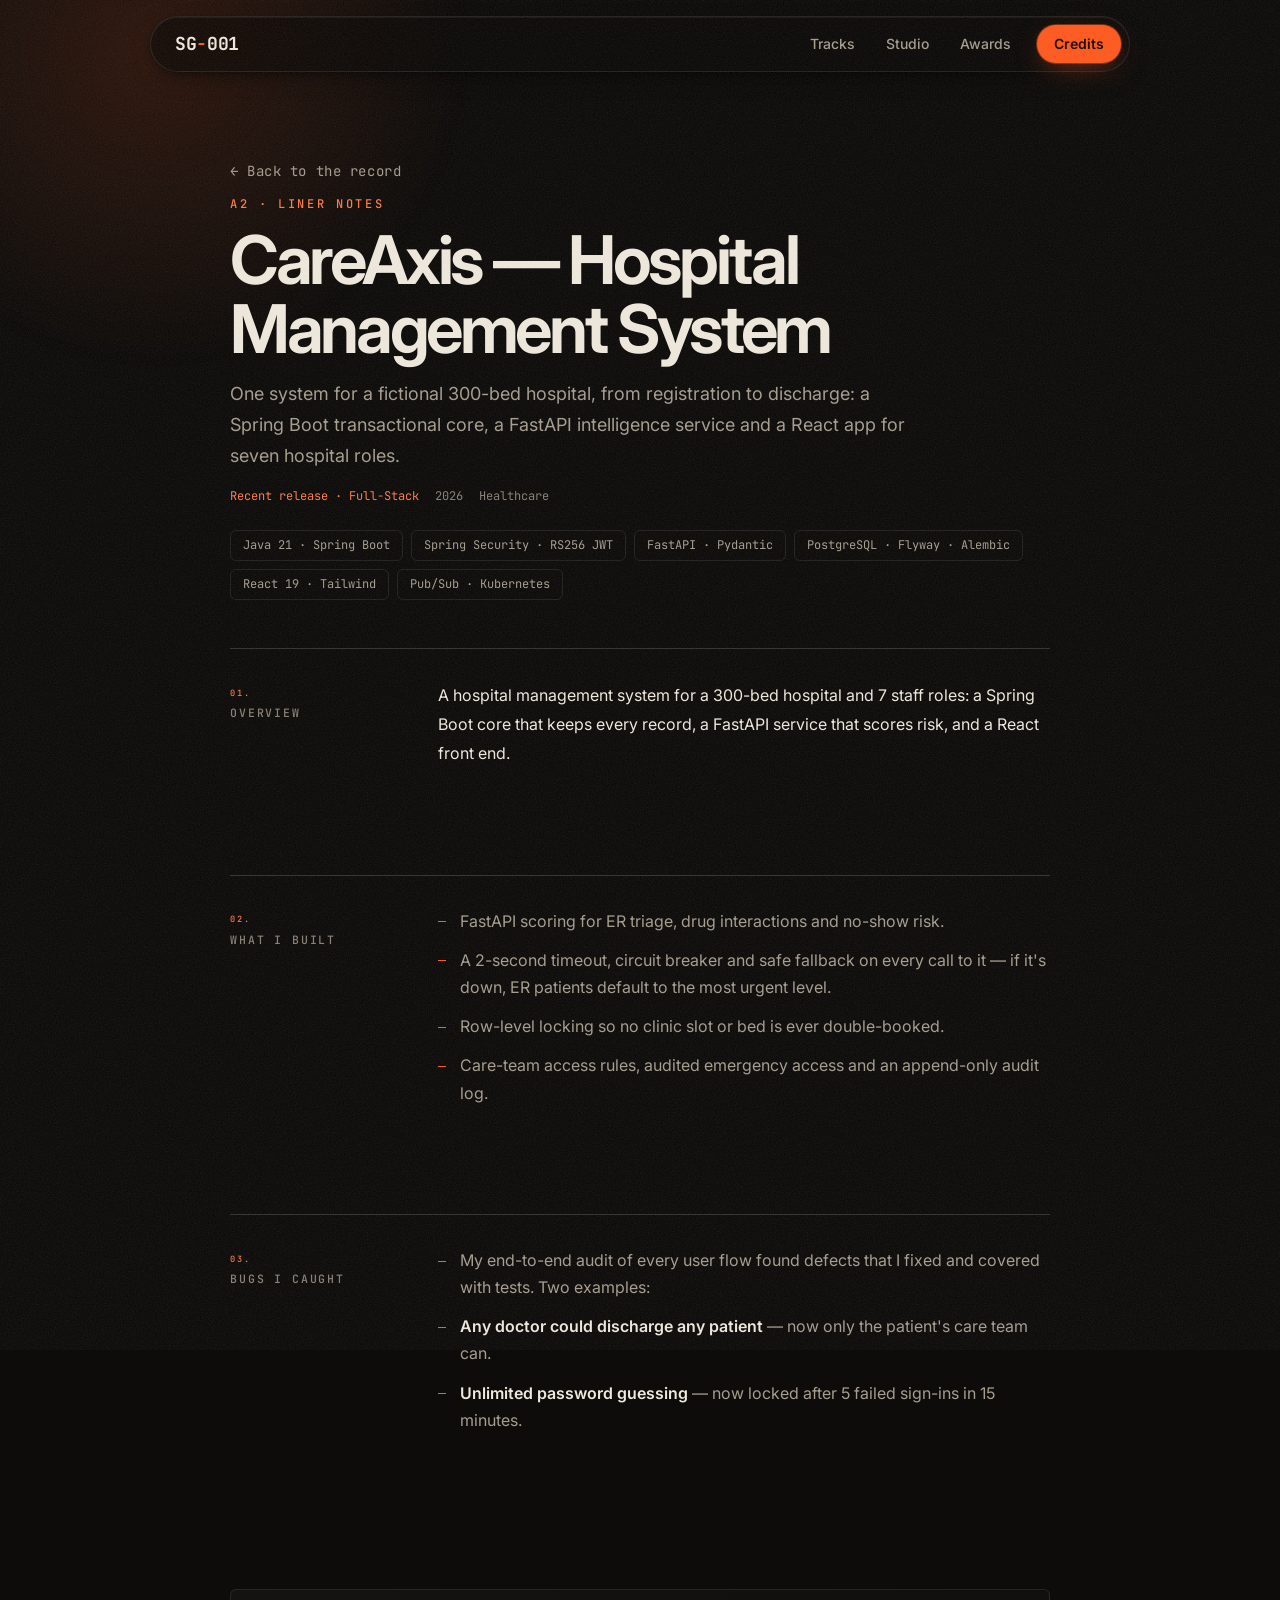
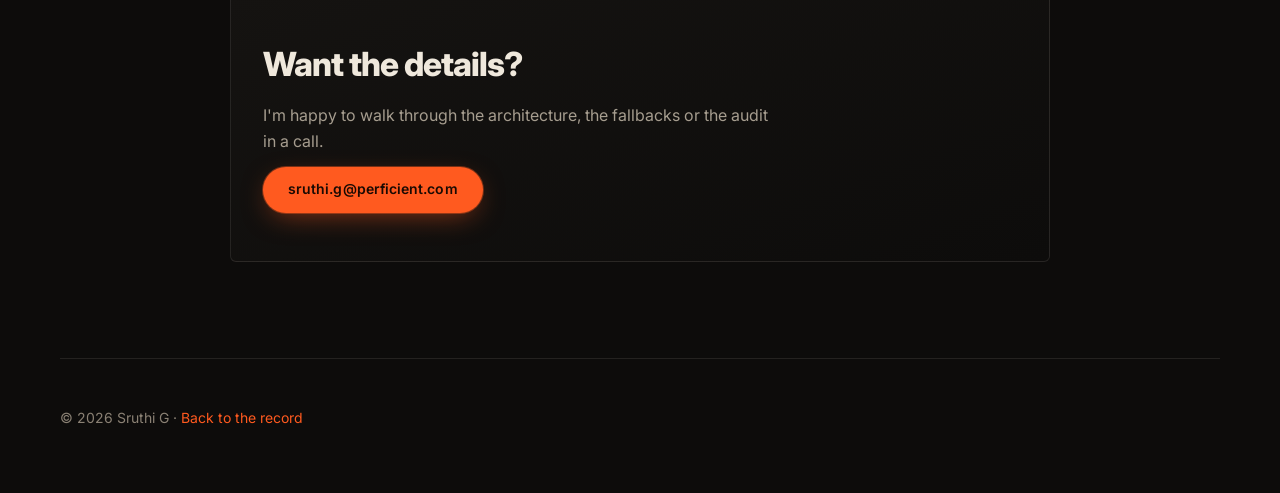
<file: case-studies/careaxis.html>
<!DOCTYPE html>
<html lang="en">
<head>
  <meta charset="UTF-8" />
  <meta name="theme-color" content="#07090c" />
  <meta name="viewport" content="width=device-width, initial-scale=1.0" />
  <title>CareAxis Hospital Management System · Liner notes · Sruthi G.</title>
  <meta name="description" content="Case study: CareAxis, a hospital management system with a Spring Boot core, a FastAPI intelligence service and a React app for 7 hospital roles." />
  <link rel="stylesheet" href="../style.css" />
  <link rel="stylesheet" href="../liner.css" />
  <link rel="icon" href="data:image/svg+xml,%3Csvg xmlns='http://www.w3.org/2000/svg' viewBox='0 0 64 64'%3E%3Crect width='64' height='64' rx='14' fill='%2307090c'/%3E%3Ctext x='50%25' y='56%25' text-anchor='middle' dominant-baseline='middle' font-family='monospace' font-weight='700' font-size='28' fill='%235fd4c8'%3ESG%3C/text%3E%3C/svg%3E" />
  <link rel="preconnect" href="https://fonts.googleapis.com" />
  <link rel="preconnect" href="https://fonts.gstatic.com" crossorigin />
  <link href="https://fonts.googleapis.com/css2?family=Inter:wght@400;500;600;700;800&family=JetBrains+Mono:wght@400;600&display=swap" rel="stylesheet" />
  <script>
    (function () {
      var d = document.documentElement, m = 'studio';
      try { var v = localStorage.getItem('mode'); if (v === 'acoustic' || v === 'live') m = v; } catch (e) {}
      d.dataset.mode = m;
      d.dataset.theme = m === 'acoustic' ? 'light' : 'dark';
    })();
  </script>
</head>
<body>
  <a class="skip-link" href="#main">Skip to content</a>
  <div class="atmosphere" aria-hidden="true"><span class="shape shape-1"></span><span class="shape shape-2"></span><div class="grid-lines"></div></div>
  <div class="scroll-progress" id="scrollProgress"></div>
  <button class="to-top" id="toTop" aria-label="Back to top">↑</button>
  <header class="nav">
    <a class="nav-logo" href="../index.html">SG<span class="accent">&#8209;</span>001</a>
    <nav class="nav-links">
      <a href="../index.html#tracks">Tracks</a>
      <a href="../index.html#studio">Studio</a>
      <a href="../index.html#awards">Awards</a>
      <a href="../index.html#credits" class="btn btn-sm btn-primary">Credits</a>
    </nav>
  </header>

  <section class="cs-hero">
    <a class="cs-back" href="../index.html#a2">← Back to the record</a>
    <p class="cs-code">A2 · Liner notes</p>
    <h1 class="cs-title">CareAxis — Hospital Management System</h1>
    <p class="cs-sub">
      One system for a fictional 300-bed hospital, from registration to
      discharge: a Spring Boot transactional core, a FastAPI intelligence
      service and a React app for seven hospital roles.
    </p>
    <div class="cs-meta">
      <span class="cs-tag">Recent release · Full-Stack</span>
      <span>2026</span>
      <span>Healthcare</span>
    </div>
    <ul class="cs-stack">
      <li>Java 21 · Spring Boot</li>
      <li>Spring Security · RS256 JWT</li>
      <li>FastAPI · Pydantic</li>
      <li>PostgreSQL · Flyway · Alembic</li>
      <li>React 19 · Tailwind</li>
      <li>Pub/Sub · Kubernetes</li>
    </ul>
  </section>

  <main class="cs-content" id="main">
    <section class="cs-section reveal">
      <h2><span class="num">01.</span> Overview</h2>
      <p>A hospital management system for a 300-bed hospital and 7 staff roles: a Spring Boot core that keeps every record, a FastAPI service that scores risk, and a React front end.</p>
    </section>
    <section class="cs-section reveal">
      <h2><span class="num">02.</span> What I Built</h2>
      <ul>
        <li>FastAPI scoring for ER triage, drug interactions and no-show risk.</li>
        <li>A 2-second timeout, circuit breaker and safe fallback on every call to it — if it's down, ER patients default to the most urgent level.</li>
        <li>Row-level locking so no clinic slot or bed is ever double-booked.</li>
        <li>Care-team access rules, audited emergency access and an append-only audit log.</li>
      </ul>
    </section>
    <section class="cs-section reveal">
      <h2><span class="num">03.</span> Bugs I Caught</h2>
      <ul>
        <li>My end-to-end audit of every user flow found defects that I fixed and covered with tests. Two examples:</li>
        <li><strong>Any doctor could discharge any patient</strong> — now only the patient's care team can.</li>
        <li><strong>Unlimited password guessing</strong> — now locked after 5 failed sign-ins in 15 minutes.</li>
      </ul>
    </section>

    <div class="cs-cta">
      <h3>Want the details?</h3>
      <p>I'm happy to walk through the architecture, the fallbacks or the audit in a call.</p>
      <a class="btn btn-primary" href="mailto:sruthi.g@perficient.com">sruthi.g@perficient.com</a>
    </div>
  </main>

  <footer class="footer">
    <p>© 2026 Sruthi G · <a href="../index.html">Back to the record</a></p>
  </footer>

  <script src="../script.js"></script>
</body>
</html>
</file>
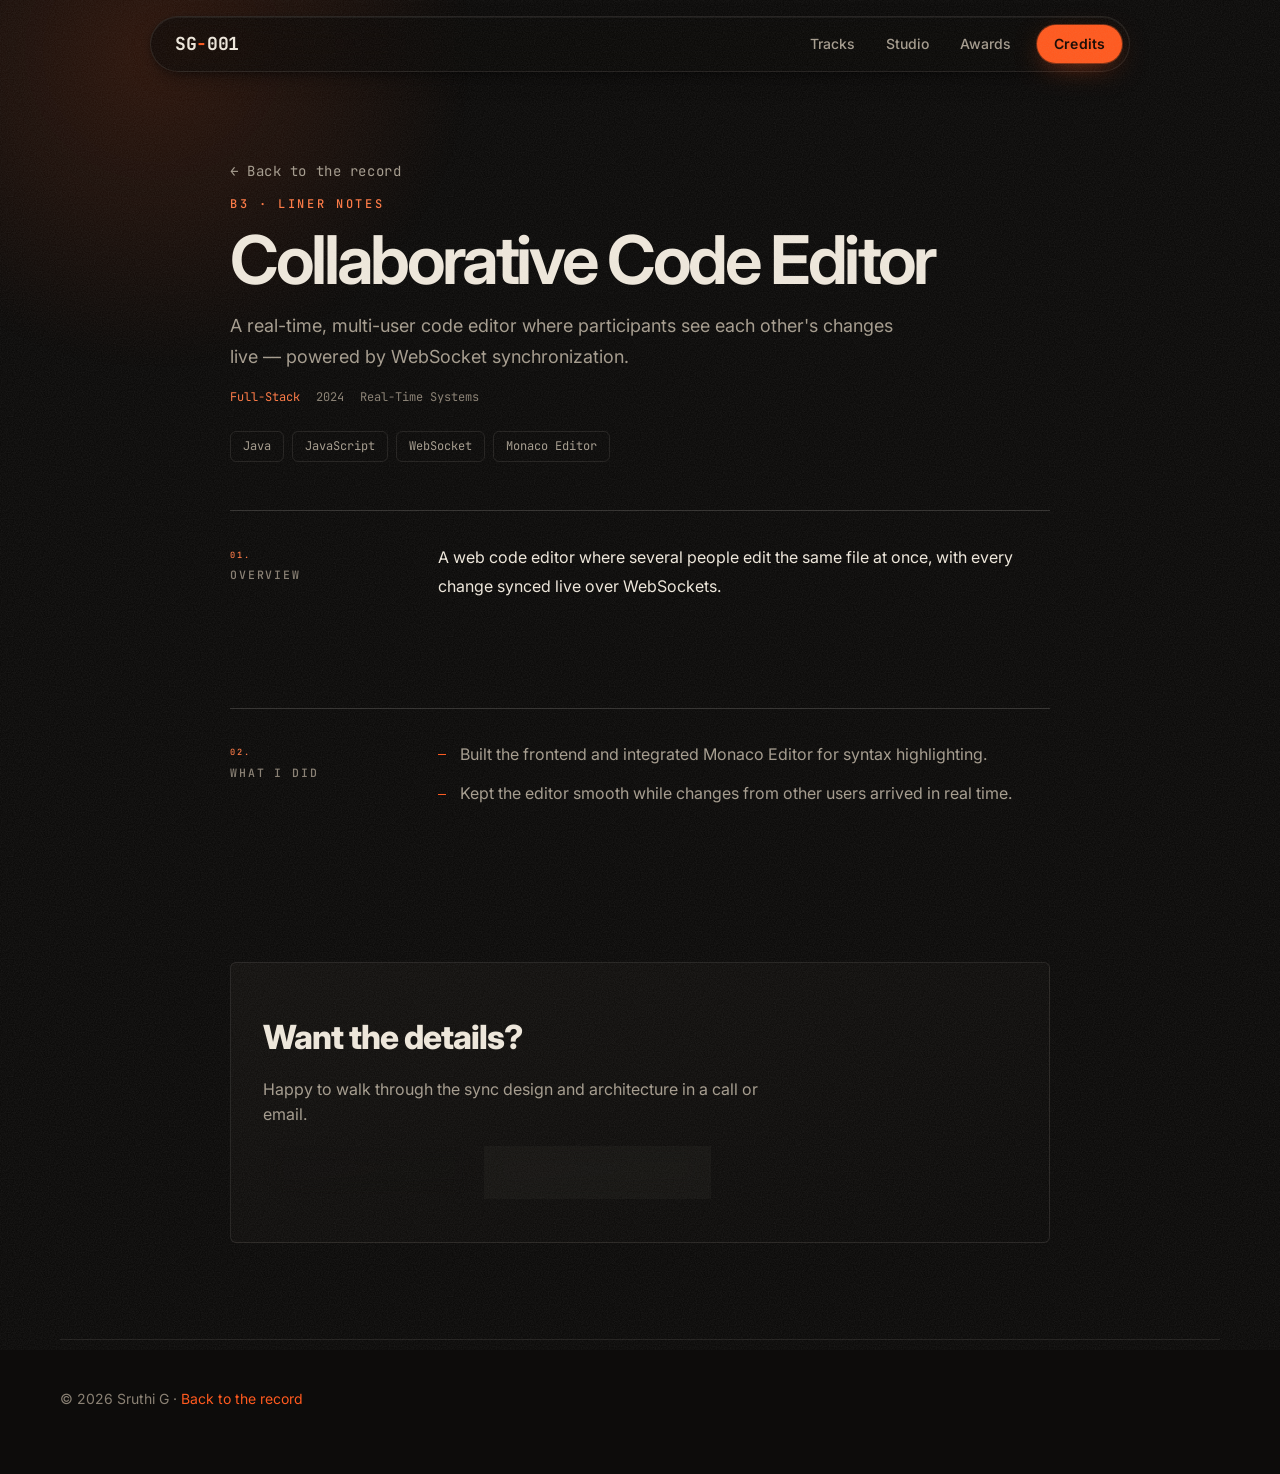
<file: case-studies/collaborative-code-editor.html>
<!DOCTYPE html>
<html lang="en">
<head>
  <meta charset="UTF-8" />
  <meta name="theme-color" content="#07090c" />
  <meta name="viewport" content="width=device-width, initial-scale=1.0" />
  <title>Collaborative Code Editor · Liner notes · Sruthi G.</title>
  <meta name="description" content="Case study: a real-time multi-user code editor with WebSocket sync and Monaco Editor highlighting." />
  <link rel="stylesheet" href="../style.css" />
  <link rel="stylesheet" href="../liner.css" />
  <link rel="icon" href="data:image/svg+xml,%3Csvg xmlns='http://www.w3.org/2000/svg' viewBox='0 0 64 64'%3E%3Crect width='64' height='64' rx='14' fill='%2307090c'/%3E%3Ctext x='50%25' y='56%25' text-anchor='middle' dominant-baseline='middle' font-family='monospace' font-weight='700' font-size='28' fill='%235fd4c8'%3ESG%3C/text%3E%3C/svg%3E" />
  <link rel="preconnect" href="https://fonts.googleapis.com" />
  <link rel="preconnect" href="https://fonts.gstatic.com" crossorigin />
  <link href="https://fonts.googleapis.com/css2?family=Inter:wght@400;500;600;700;800&family=JetBrains+Mono:wght@400;600&display=swap" rel="stylesheet" />
  <script>
    (function () {
      var d = document.documentElement, m = 'studio';
      try { var v = localStorage.getItem('mode'); if (v === 'acoustic' || v === 'live') m = v; } catch (e) {}
      d.dataset.mode = m;
      d.dataset.theme = m === 'acoustic' ? 'light' : 'dark';
    })();
  </script>
</head>
<body>
  <a class="skip-link" href="#main">Skip to content</a>
  <div class="atmosphere" aria-hidden="true"><span class="shape shape-1"></span><span class="shape shape-2"></span><div class="grid-lines"></div></div>
  <div class="scroll-progress" id="scrollProgress"></div>
  <button class="to-top" id="toTop" aria-label="Back to top">↑</button>
  <header class="nav">
    <a class="nav-logo" href="../index.html">SG<span class="accent">&#8209;</span>001</a>
    <nav class="nav-links">
      <a href="../index.html#tracks">Tracks</a>
      <a href="../index.html#studio">Studio</a>
      <a href="../index.html#awards">Awards</a>
      <a href="../index.html#credits" class="btn btn-sm btn-primary">Credits</a>
    </nav>
  </header>

  <section class="cs-hero">
    <a class="cs-back" href="../index.html#b3">← Back to the record</a>
    <p class="cs-code">B3 · Liner notes</p>
    <h1 class="cs-title">Collaborative Code Editor</h1>
    <p class="cs-sub">
      A real-time, multi-user code editor where participants see each
      other's changes live — powered by WebSocket synchronization.
    </p>
    <div class="cs-meta">
      <span class="cs-tag">Full-Stack</span>
      <span>2024</span>
      <span>Real-Time Systems</span>
    </div>
    <ul class="cs-stack">
      <li>Java</li>
      <li>JavaScript</li>
      <li>WebSocket</li>
      <li>Monaco Editor</li>
    </ul>
  </section>

  <main class="cs-content" id="main">
    <section class="cs-section reveal">
      <h2><span class="num">01.</span> Overview</h2>
      <p>A web code editor where several people edit the same file at once, with every change synced live over WebSockets.</p>
    </section>
    <section class="cs-section reveal">
      <h2><span class="num">02.</span> What I Did</h2>
      <ul>
        <li>Built the frontend and integrated Monaco Editor for syntax highlighting.</li>
        <li>Kept the editor smooth while changes from other users arrived in real time.</li>
      </ul>
    </section>

    <div class="cs-cta">
      <h3>Want the details?</h3>
      <p>Happy to walk through the sync design and architecture in a call or email.</p>
      <div class="cs-cta-links">
        <a class="btn btn-primary" href="https://github.com/Sruthi1605/Collaborative-Code-Editor" target="_blank" rel="noopener">View Code on GitHub ↗</a>
        <a class="btn" href="mailto:sruthi.g@perficient.com">sruthi.g@perficient.com</a>
      </div>
    </div>
  </main>

  <footer class="footer">
    <p>© 2026 Sruthi G · <a href="../index.html">Back to the record</a></p>
  </footer>

  <script src="../script.js"></script>
</body>
</html>
</file>
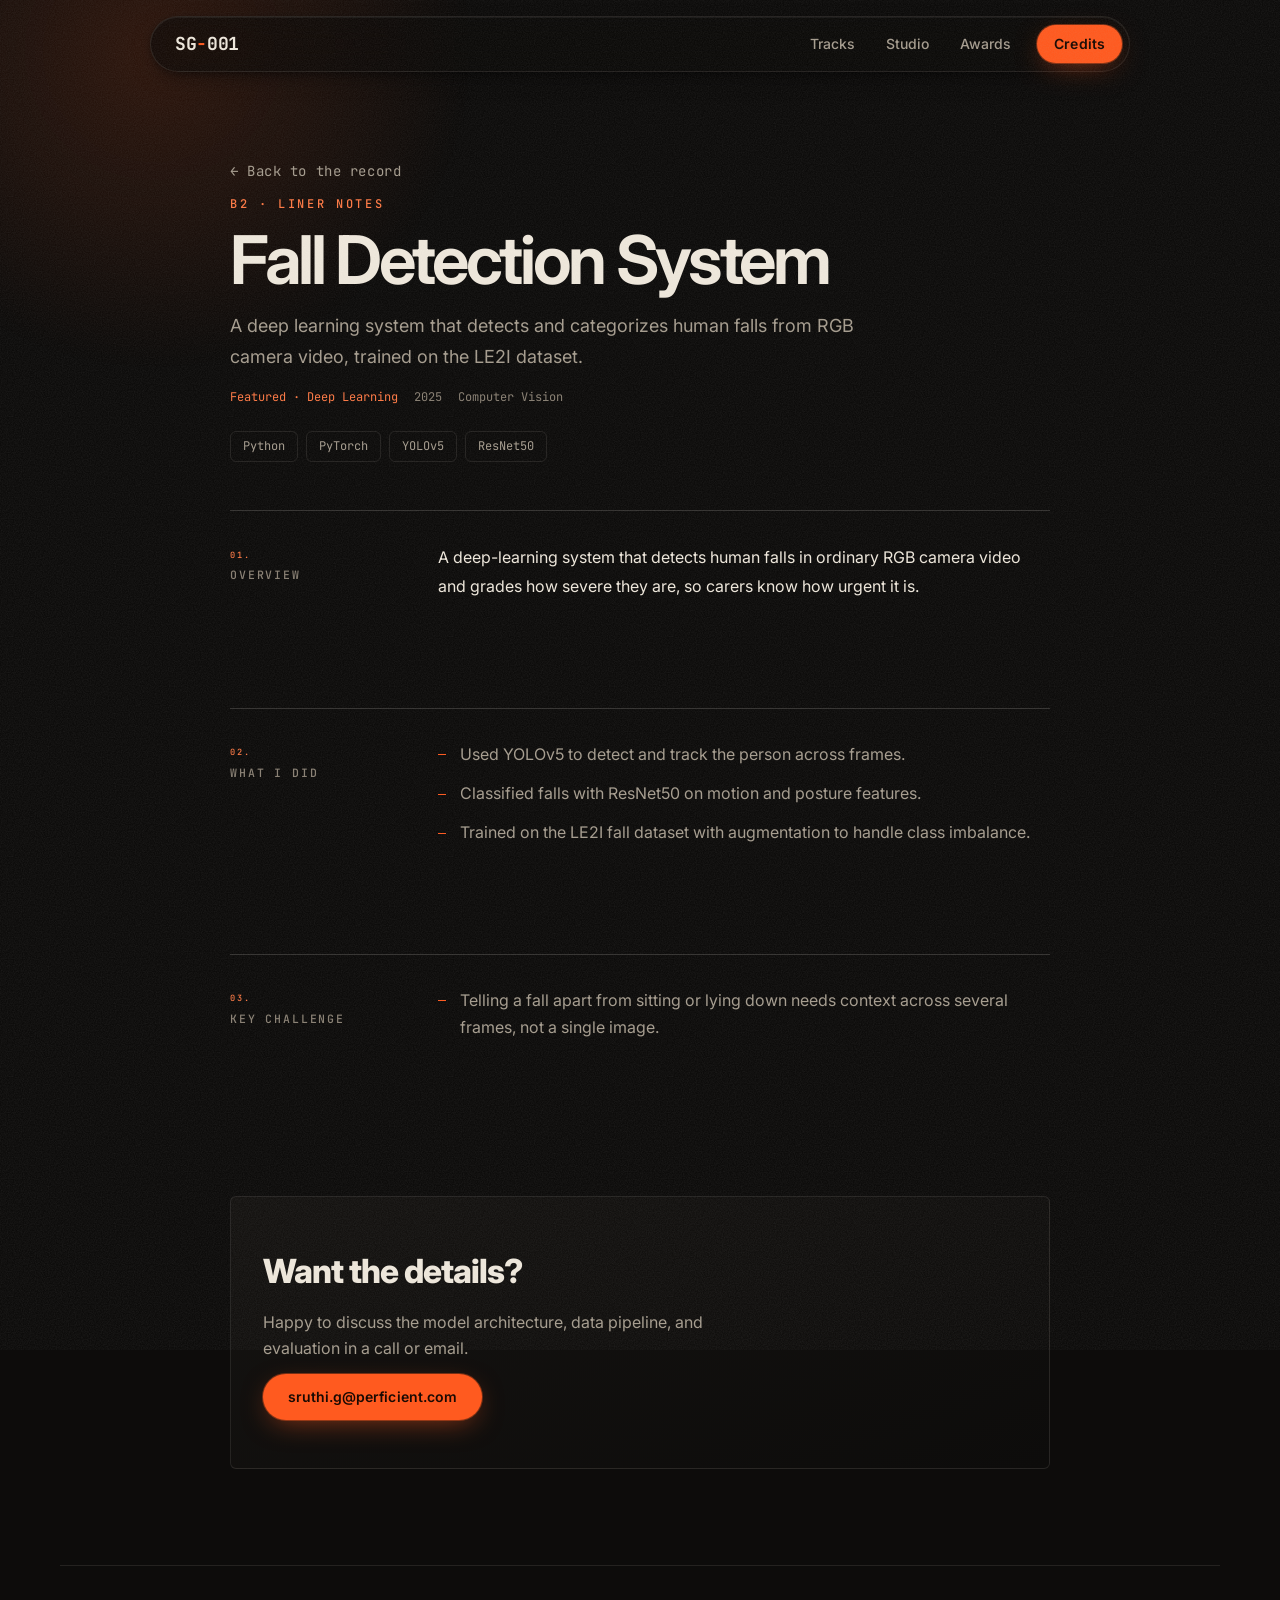
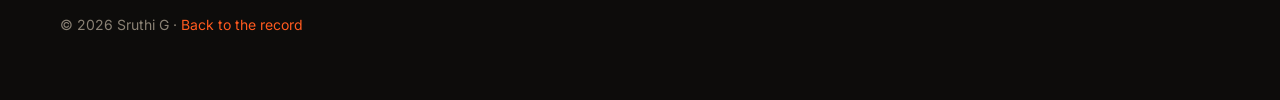
<file: case-studies/fall-detection.html>
<!DOCTYPE html>
<html lang="en">
<head>
  <meta charset="UTF-8" />
  <meta name="theme-color" content="#07090c" />
  <meta name="viewport" content="width=device-width, initial-scale=1.0" />
  <title>Fall Detection System · Liner notes · Sruthi G.</title>
  <meta name="description" content="Case study: a deep learning fall detection system using YOLOv5 and ResNet50, trained on the LE2I dataset." />
  <link rel="stylesheet" href="../style.css" />
  <link rel="stylesheet" href="../liner.css" />
  <link rel="icon" href="data:image/svg+xml,%3Csvg xmlns='http://www.w3.org/2000/svg' viewBox='0 0 64 64'%3E%3Crect width='64' height='64' rx='14' fill='%2307090c'/%3E%3Ctext x='50%25' y='56%25' text-anchor='middle' dominant-baseline='middle' font-family='monospace' font-weight='700' font-size='28' fill='%235fd4c8'%3ESG%3C/text%3E%3C/svg%3E" />
  <link rel="preconnect" href="https://fonts.googleapis.com" />
  <link rel="preconnect" href="https://fonts.gstatic.com" crossorigin />
  <link href="https://fonts.googleapis.com/css2?family=Inter:wght@400;500;600;700;800&family=JetBrains+Mono:wght@400;600&display=swap" rel="stylesheet" />
  <script>
    (function () {
      var d = document.documentElement, m = 'studio';
      try { var v = localStorage.getItem('mode'); if (v === 'acoustic' || v === 'live') m = v; } catch (e) {}
      d.dataset.mode = m;
      d.dataset.theme = m === 'acoustic' ? 'light' : 'dark';
    })();
  </script>
</head>
<body>
  <a class="skip-link" href="#main">Skip to content</a>
  <div class="atmosphere" aria-hidden="true"><span class="shape shape-1"></span><span class="shape shape-2"></span><div class="grid-lines"></div></div>
  <div class="scroll-progress" id="scrollProgress"></div>
  <button class="to-top" id="toTop" aria-label="Back to top">↑</button>
  <header class="nav">
    <a class="nav-logo" href="../index.html">SG<span class="accent">&#8209;</span>001</a>
    <nav class="nav-links">
      <a href="../index.html#tracks">Tracks</a>
      <a href="../index.html#studio">Studio</a>
      <a href="../index.html#awards">Awards</a>
      <a href="../index.html#credits" class="btn btn-sm btn-primary">Credits</a>
    </nav>
  </header>

  <section class="cs-hero">
    <a class="cs-back" href="../index.html#b2">← Back to the record</a>
    <p class="cs-code">B2 · Liner notes</p>
    <h1 class="cs-title">Fall Detection System</h1>
    <p class="cs-sub">
      A deep learning system that detects and categorizes human falls from RGB
      camera video, trained on the LE2I dataset.
    </p>
    <div class="cs-meta">
      <span class="cs-tag">Featured · Deep Learning</span>
      <span>2025</span>
      <span>Computer Vision</span>
    </div>
    <ul class="cs-stack">
      <li>Python</li>
      <li>PyTorch</li>
      <li>YOLOv5</li>
      <li>ResNet50</li>
    </ul>
  </section>

  <main class="cs-content" id="main">
    <section class="cs-section reveal">
      <h2><span class="num">01.</span> Overview</h2>
      <p>A deep-learning system that detects human falls in ordinary RGB camera video and grades how severe they are, so carers know how urgent it is.</p>
    </section>
    <section class="cs-section reveal">
      <h2><span class="num">02.</span> What I Did</h2>
      <ul>
        <li>Used YOLOv5 to detect and track the person across frames.</li>
        <li>Classified falls with ResNet50 on motion and posture features.</li>
        <li>Trained on the LE2I fall dataset with augmentation to handle class imbalance.</li>
      </ul>
    </section>
    <section class="cs-section reveal">
      <h2><span class="num">03.</span> Key Challenge</h2>
      <ul>
        <li>Telling a fall apart from sitting or lying down needs context across several frames, not a single image.</li>
      </ul>
    </section>

    <div class="cs-cta">
      <h3>Want the details?</h3>
      <p>Happy to discuss the model architecture, data pipeline, and evaluation in a call or email.</p>
      <a class="btn btn-primary" href="mailto:sruthi.g@perficient.com">sruthi.g@perficient.com</a>
    </div>
  </main>

  <footer class="footer">
    <p>© 2026 Sruthi G · <a href="../index.html">Back to the record</a></p>
  </footer>

  <script src="../script.js"></script>
</body>
</html>
</file>
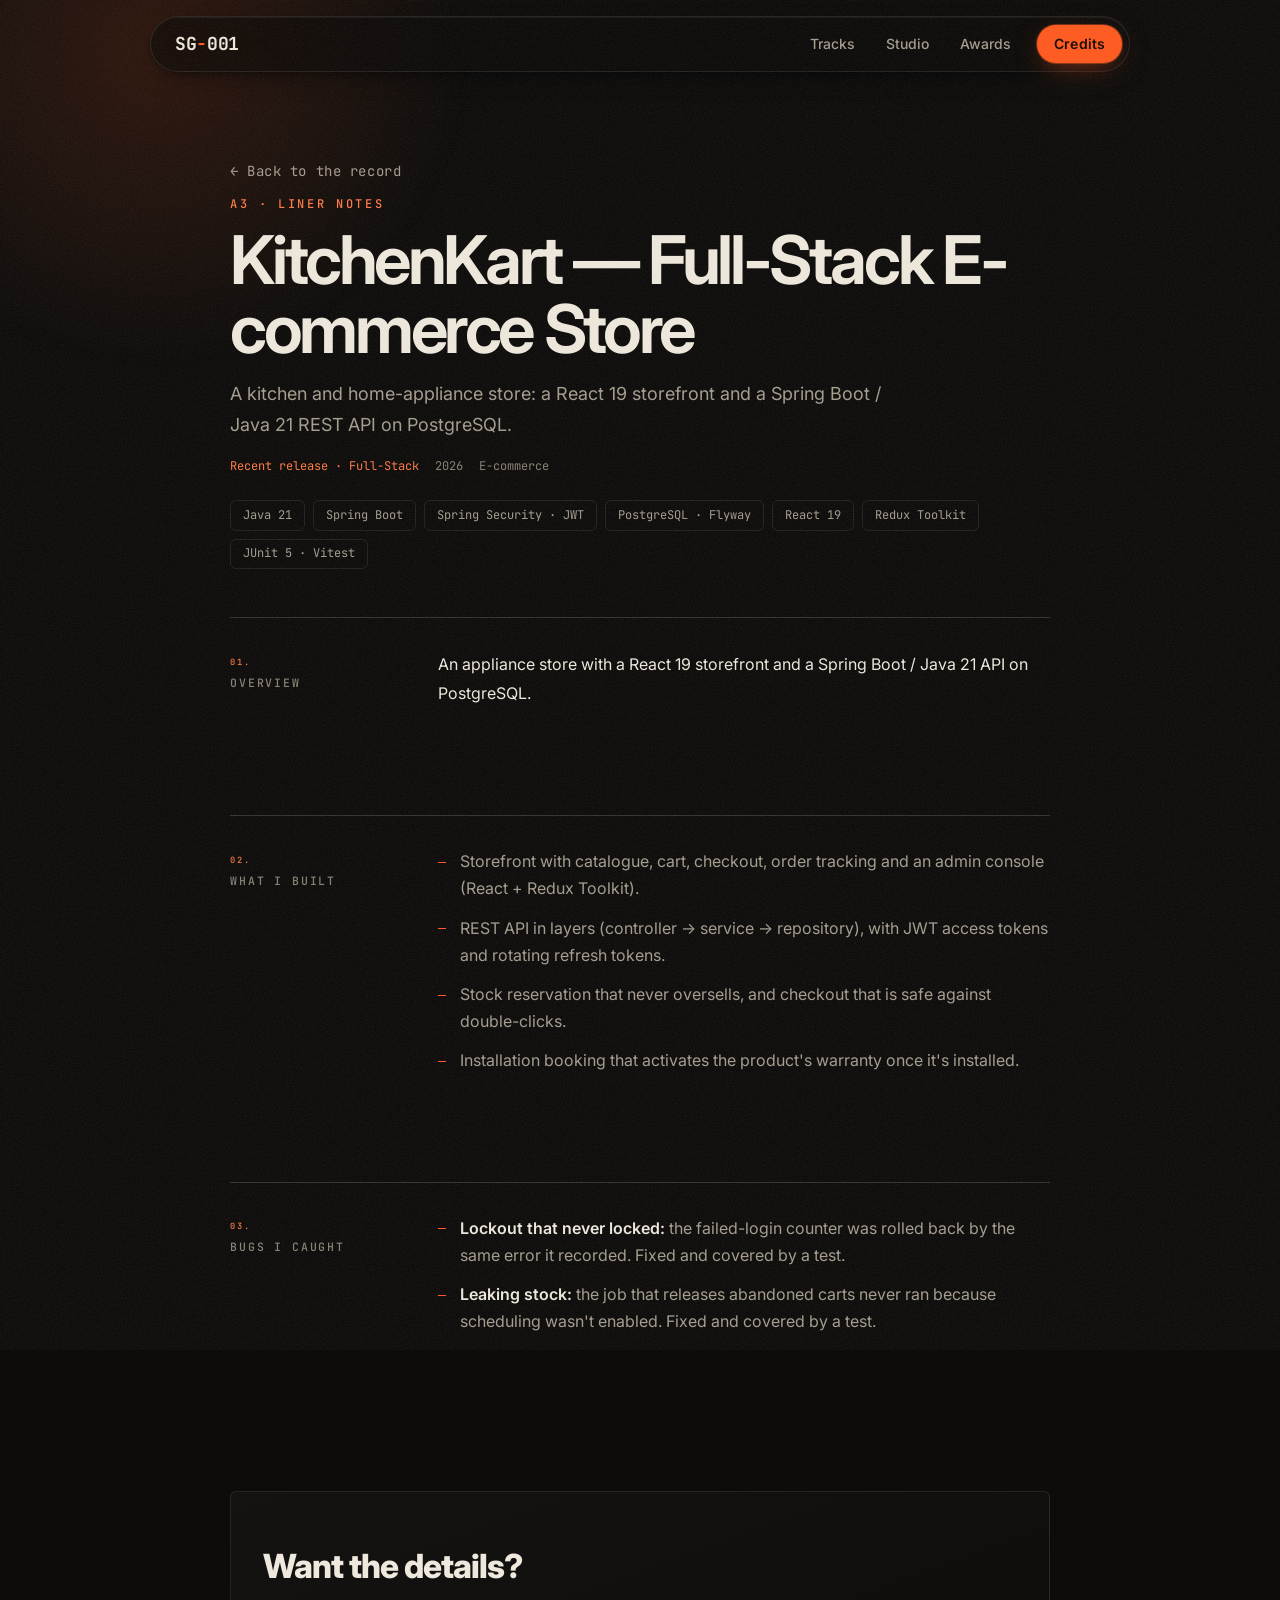
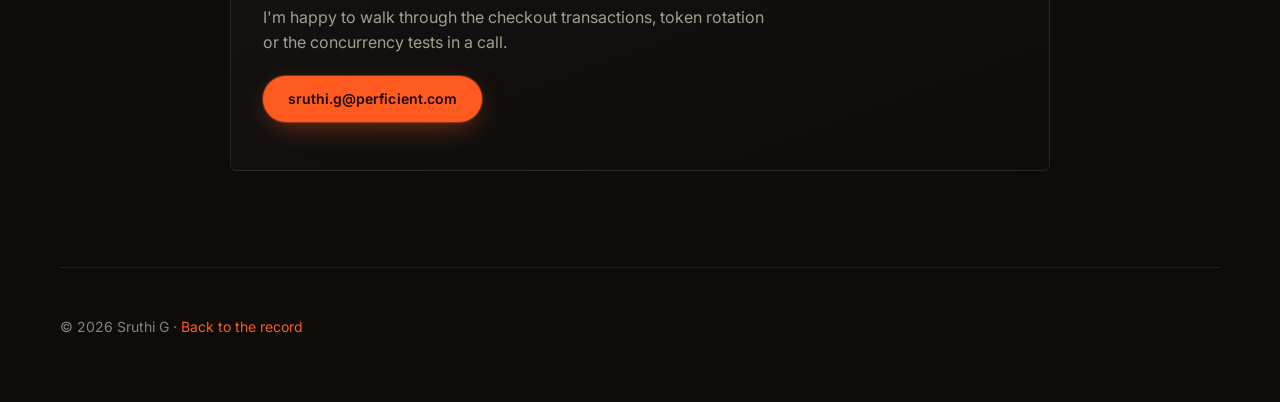
<file: case-studies/kitchenkart.html>
<!DOCTYPE html>
<html lang="en">
<head>
  <meta charset="UTF-8" />
  <meta name="theme-color" content="#07090c" />
  <meta name="viewport" content="width=device-width, initial-scale=1.0" />
  <title>KitchenKart Full-Stack Store · Liner notes · Sruthi G.</title>
  <meta name="description" content="Case study: KitchenKart, a React 19 + Spring Boot / PostgreSQL e-commerce store with JWT auth, safe stock reservation and transactional checkout." />
  <link rel="stylesheet" href="../style.css" />
  <link rel="stylesheet" href="../liner.css" />
  <link rel="icon" href="data:image/svg+xml,%3Csvg xmlns='http://www.w3.org/2000/svg' viewBox='0 0 64 64'%3E%3Crect width='64' height='64' rx='14' fill='%2307090c'/%3E%3Ctext x='50%25' y='56%25' text-anchor='middle' dominant-baseline='middle' font-family='monospace' font-weight='700' font-size='28' fill='%235fd4c8'%3ESG%3C/text%3E%3C/svg%3E" />
  <link rel="preconnect" href="https://fonts.googleapis.com" />
  <link rel="preconnect" href="https://fonts.gstatic.com" crossorigin />
  <link href="https://fonts.googleapis.com/css2?family=Inter:wght@400;500;600;700;800&family=JetBrains+Mono:wght@400;600&display=swap" rel="stylesheet" />
  <script>
    (function () {
      var d = document.documentElement, m = 'studio';
      try { var v = localStorage.getItem('mode'); if (v === 'acoustic' || v === 'live') m = v; } catch (e) {}
      d.dataset.mode = m;
      d.dataset.theme = m === 'acoustic' ? 'light' : 'dark';
    })();
  </script>
</head>
<body>
  <a class="skip-link" href="#main">Skip to content</a>
  <div class="atmosphere" aria-hidden="true"><span class="shape shape-1"></span><span class="shape shape-2"></span><div class="grid-lines"></div></div>
  <div class="scroll-progress" id="scrollProgress"></div>
  <button class="to-top" id="toTop" aria-label="Back to top">↑</button>
  <header class="nav">
    <a class="nav-logo" href="../index.html">SG<span class="accent">&#8209;</span>001</a>
    <nav class="nav-links">
      <a href="../index.html#tracks">Tracks</a>
      <a href="../index.html#studio">Studio</a>
      <a href="../index.html#awards">Awards</a>
      <a href="../index.html#credits" class="btn btn-sm btn-primary">Credits</a>
    </nav>
  </header>

  <section class="cs-hero">
    <a class="cs-back" href="../index.html#a3">← Back to the record</a>
    <p class="cs-code">A3 · Liner notes</p>
    <h1 class="cs-title">KitchenKart — Full-Stack E-commerce Store</h1>
    <p class="cs-sub">
      A kitchen and home-appliance store: a React 19 storefront and a Spring Boot /
      Java 21 REST API on PostgreSQL.
    </p>
    <div class="cs-meta">
      <span class="cs-tag">Recent release · Full-Stack</span>
      <span>2026</span>
      <span>E-commerce</span>
    </div>
    <ul class="cs-stack">
      <li>Java 21</li>
      <li>Spring Boot</li>
      <li>Spring Security · JWT</li>
      <li>PostgreSQL · Flyway</li>
      <li>React 19</li>
      <li>Redux Toolkit</li>
      <li>JUnit 5 · Vitest</li>
    </ul>
  </section>

  <main class="cs-content" id="main">
    <section class="cs-section reveal">
      <h2><span class="num">01.</span> Overview</h2>
      <p>An appliance store with a React 19 storefront and a Spring Boot / Java 21 API on PostgreSQL.</p>
    </section>
    <section class="cs-section reveal">
      <h2><span class="num">02.</span> What I Built</h2>
      <ul>
        <li>Storefront with catalogue, cart, checkout, order tracking and an admin console (React + Redux Toolkit).</li>
        <li>REST API in layers (controller → service → repository), with JWT access tokens and rotating refresh tokens.</li>
        <li>Stock reservation that never oversells, and checkout that is safe against double-clicks.</li>
        <li>Installation booking that activates the product's warranty once it's installed.</li>
      </ul>
    </section>
    <section class="cs-section reveal">
      <h2><span class="num">03.</span> Bugs I Caught</h2>
      <ul>
        <li><strong>Lockout that never locked:</strong> the failed-login counter was rolled back by the same error it recorded. Fixed and covered by a test.</li>
        <li><strong>Leaking stock:</strong> the job that releases abandoned carts never ran because scheduling wasn't enabled. Fixed and covered by a test.</li>
      </ul>
    </section>

    <div class="cs-cta">
      <h3>Want the details?</h3>
      <p>I'm happy to walk through the checkout transactions, token rotation or the concurrency tests in a call.</p>
      <div class="cs-cta-links">
        <a class="btn btn-primary" href="mailto:sruthi.g@perficient.com">sruthi.g@perficient.com</a>
      </div>
    </div>
  </main>

  <footer class="footer">
    <p>© 2026 Sruthi G · <a href="../index.html">Back to the record</a></p>
  </footer>

  <script src="../script.js"></script>
</body>
</html>
</file>
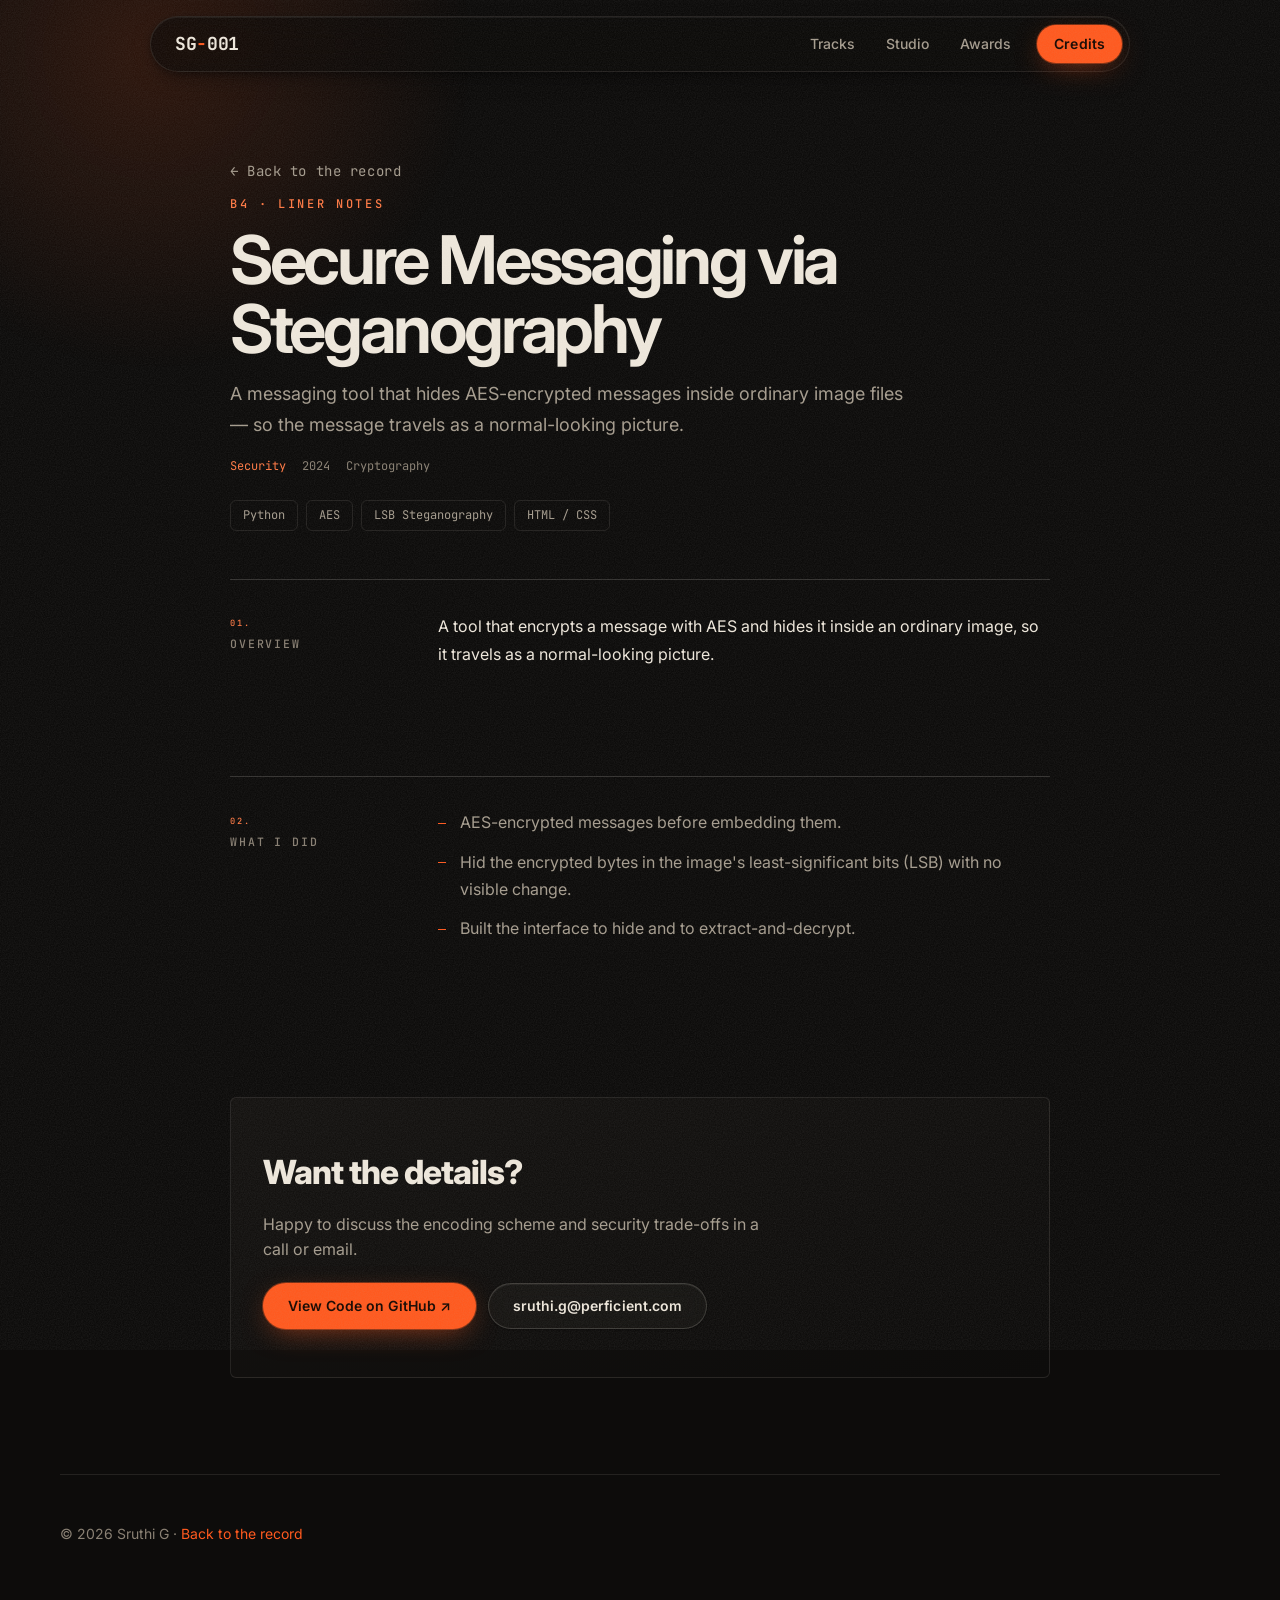
<file: case-studies/secure-messaging.html>
<!DOCTYPE html>
<html lang="en">
<head>
  <meta charset="UTF-8" />
  <meta name="theme-color" content="#07090c" />
  <meta name="viewport" content="width=device-width, initial-scale=1.0" />
  <title>Secure Messaging via Steganography · Liner notes · Sruthi G.</title>
  <meta name="description" content="Case study: a secure messaging tool that hides AES-encrypted text inside images using LSB steganography." />
  <link rel="stylesheet" href="../style.css" />
  <link rel="stylesheet" href="../liner.css" />
  <link rel="icon" href="data:image/svg+xml,%3Csvg xmlns='http://www.w3.org/2000/svg' viewBox='0 0 64 64'%3E%3Crect width='64' height='64' rx='14' fill='%2307090c'/%3E%3Ctext x='50%25' y='56%25' text-anchor='middle' dominant-baseline='middle' font-family='monospace' font-weight='700' font-size='28' fill='%235fd4c8'%3ESG%3C/text%3E%3C/svg%3E" />
  <link rel="preconnect" href="https://fonts.googleapis.com" />
  <link rel="preconnect" href="https://fonts.gstatic.com" crossorigin />
  <link href="https://fonts.googleapis.com/css2?family=Inter:wght@400;500;600;700;800&family=JetBrains+Mono:wght@400;600&display=swap" rel="stylesheet" />
  <script>
    (function () {
      var d = document.documentElement, m = 'studio';
      try { var v = localStorage.getItem('mode'); if (v === 'acoustic' || v === 'live') m = v; } catch (e) {}
      d.dataset.mode = m;
      d.dataset.theme = m === 'acoustic' ? 'light' : 'dark';
    })();
  </script>
</head>
<body>
  <a class="skip-link" href="#main">Skip to content</a>
  <div class="atmosphere" aria-hidden="true"><span class="shape shape-1"></span><span class="shape shape-2"></span><div class="grid-lines"></div></div>
  <div class="scroll-progress" id="scrollProgress"></div>
  <button class="to-top" id="toTop" aria-label="Back to top">↑</button>
  <header class="nav">
    <a class="nav-logo" href="../index.html">SG<span class="accent">&#8209;</span>001</a>
    <nav class="nav-links">
      <a href="../index.html#tracks">Tracks</a>
      <a href="../index.html#studio">Studio</a>
      <a href="../index.html#awards">Awards</a>
      <a href="../index.html#credits" class="btn btn-sm btn-primary">Credits</a>
    </nav>
  </header>

  <section class="cs-hero">
    <a class="cs-back" href="../index.html#b4">← Back to the record</a>
    <p class="cs-code">B4 · Liner notes</p>
    <h1 class="cs-title">Secure Messaging via Steganography</h1>
    <p class="cs-sub">
      A messaging tool that hides AES-encrypted messages inside ordinary image
      files — so the message travels as a normal-looking picture.
    </p>
    <div class="cs-meta">
      <span class="cs-tag">Security</span>
      <span>2024</span>
      <span>Cryptography</span>
    </div>
    <ul class="cs-stack">
      <li>Python</li>
      <li>AES</li>
      <li>LSB Steganography</li>
      <li>HTML / CSS</li>
    </ul>
  </section>

  <main class="cs-content" id="main">
    <section class="cs-section reveal">
      <h2><span class="num">01.</span> Overview</h2>
      <p>A tool that encrypts a message with AES and hides it inside an ordinary image, so it travels as a normal-looking picture.</p>
    </section>
    <section class="cs-section reveal">
      <h2><span class="num">02.</span> What I Did</h2>
      <ul>
        <li>AES-encrypted messages before embedding them.</li>
        <li>Hid the encrypted bytes in the image's least-significant bits (LSB) with no visible change.</li>
        <li>Built the interface to hide and to extract-and-decrypt.</li>
      </ul>
    </section>

    <div class="cs-cta">
      <h3>Want the details?</h3>
      <p>Happy to discuss the encoding scheme and security trade-offs in a call or email.</p>
      <div class="cs-cta-links">
        <a class="btn btn-primary" href="https://github.com/Sruthi1605/Steganography-Tool" target="_blank" rel="noopener">View Code on GitHub ↗</a>
        <a class="btn" href="mailto:sruthi.g@perficient.com">sruthi.g@perficient.com</a>
      </div>
    </div>
  </main>

  <footer class="footer">
    <p>© 2026 Sruthi G · <a href="../index.html">Back to the record</a></p>
  </footer>

  <script src="../script.js"></script>
</body>
</html>
</file>
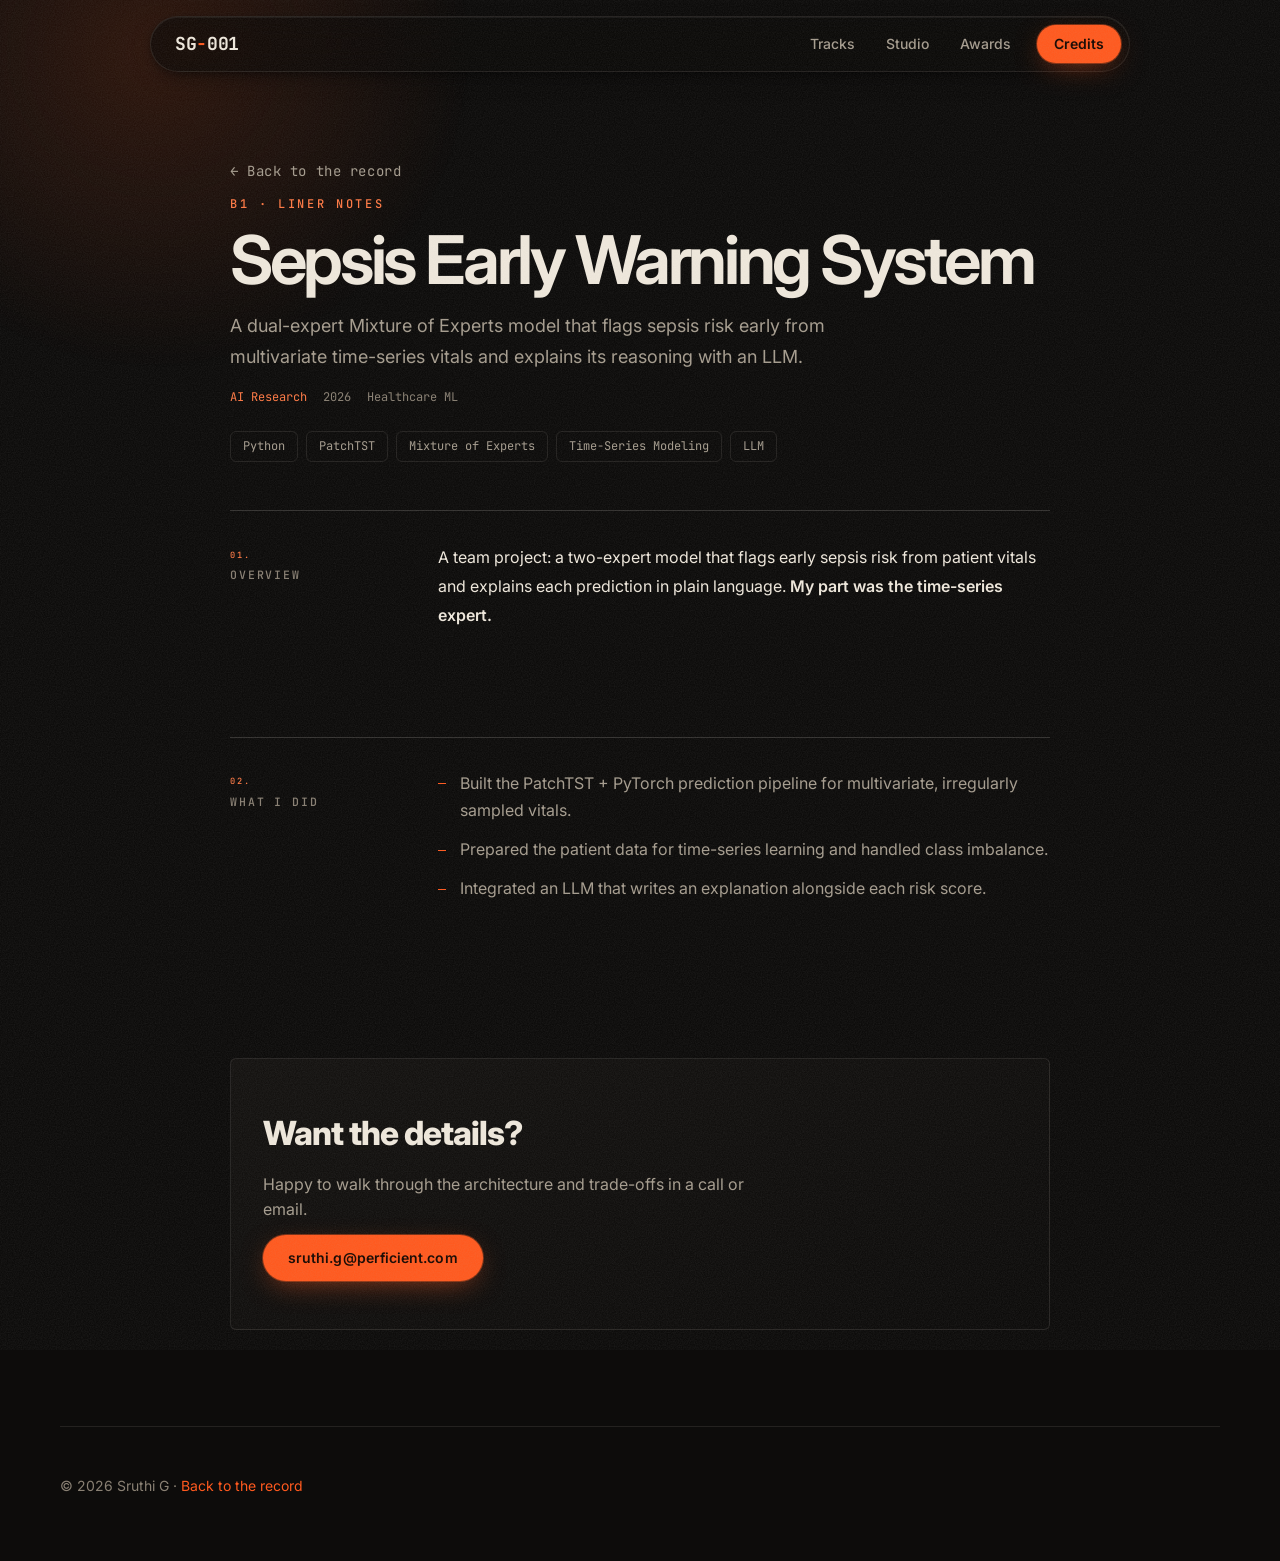
<file: case-studies/sepsis-early-warning.html>
<!DOCTYPE html>
<html lang="en">
<head>
  <meta charset="UTF-8" />
  <meta name="theme-color" content="#07090c" />
  <meta name="viewport" content="width=device-width, initial-scale=1.0" />
  <title>Sepsis Early Warning System · Liner notes · Sruthi G.</title>
  <meta name="description" content="Case study: dual-expert Mixture of Experts model for early sepsis prediction with LLM-powered explanations." />
  <link rel="stylesheet" href="../style.css" />
  <link rel="stylesheet" href="../liner.css" />
  <link rel="icon" href="data:image/svg+xml,%3Csvg xmlns='http://www.w3.org/2000/svg' viewBox='0 0 64 64'%3E%3Crect width='64' height='64' rx='14' fill='%2307090c'/%3E%3Ctext x='50%25' y='56%25' text-anchor='middle' dominant-baseline='middle' font-family='monospace' font-weight='700' font-size='28' fill='%235fd4c8'%3ESG%3C/text%3E%3C/svg%3E" />
  <link rel="preconnect" href="https://fonts.googleapis.com" />
  <link rel="preconnect" href="https://fonts.gstatic.com" crossorigin />
  <link href="https://fonts.googleapis.com/css2?family=Inter:wght@400;500;600;700;800&family=JetBrains+Mono:wght@400;600&display=swap" rel="stylesheet" />
  <script>
    (function () {
      var d = document.documentElement, m = 'studio';
      try { var v = localStorage.getItem('mode'); if (v === 'acoustic' || v === 'live') m = v; } catch (e) {}
      d.dataset.mode = m;
      d.dataset.theme = m === 'acoustic' ? 'light' : 'dark';
    })();
  </script>
</head>
<body>
  <a class="skip-link" href="#main">Skip to content</a>
  <div class="atmosphere" aria-hidden="true"><span class="shape shape-1"></span><span class="shape shape-2"></span><div class="grid-lines"></div></div>
  <div class="scroll-progress" id="scrollProgress"></div>
  <button class="to-top" id="toTop" aria-label="Back to top">↑</button>
  <header class="nav">
    <a class="nav-logo" href="../index.html">SG<span class="accent">&#8209;</span>001</a>
    <nav class="nav-links">
      <a href="../index.html#tracks">Tracks</a>
      <a href="../index.html#studio">Studio</a>
      <a href="../index.html#awards">Awards</a>
      <a href="../index.html#credits" class="btn btn-sm btn-primary">Credits</a>
    </nav>
  </header>

  <section class="cs-hero">
    <a class="cs-back" href="../index.html#b1">← Back to the record</a>
    <p class="cs-code">B1 · Liner notes</p>
    <h1 class="cs-title">Sepsis Early Warning System</h1>
    <p class="cs-sub">
      A dual-expert Mixture of Experts model that flags sepsis risk early from
      multivariate time-series vitals and explains its reasoning with an LLM.
    </p>
    <div class="cs-meta">
      <span class="cs-tag">AI Research</span>
      <span>2026</span>
      <span>Healthcare ML</span>
    </div>
    <ul class="cs-stack">
      <li>Python</li>
      <li>PatchTST</li>
      <li>Mixture of Experts</li>
      <li>Time-Series Modeling</li>
      <li>LLM</li>
    </ul>
  </section>

  <main class="cs-content" id="main">
    <section class="cs-section reveal">
      <h2><span class="num">01.</span> Overview</h2>
      <p>A team project: a two-expert model that flags early sepsis risk from patient vitals and explains each prediction in plain language. <strong>My part was the time-series expert.</strong></p>
    </section>
    <section class="cs-section reveal">
      <h2><span class="num">02.</span> What I Did</h2>
      <ul>
        <li>Built the PatchTST + PyTorch prediction pipeline for multivariate, irregularly sampled vitals.</li>
        <li>Prepared the patient data for time-series learning and handled class imbalance.</li>
        <li>Integrated an LLM that writes an explanation alongside each risk score.</li>
      </ul>
    </section>

    <div class="cs-cta">
      <h3>Want the details?</h3>
      <p>Happy to walk through the architecture and trade-offs in a call or email.</p>
      <a class="btn btn-primary" href="mailto:sruthi.g@perficient.com">sruthi.g@perficient.com</a>
    </div>
  </main>

  <footer class="footer">
    <p>© 2026 Sruthi G · <a href="../index.html">Back to the record</a></p>
  </footer>

  <script src="../script.js"></script>
</body>
</html>
</file>
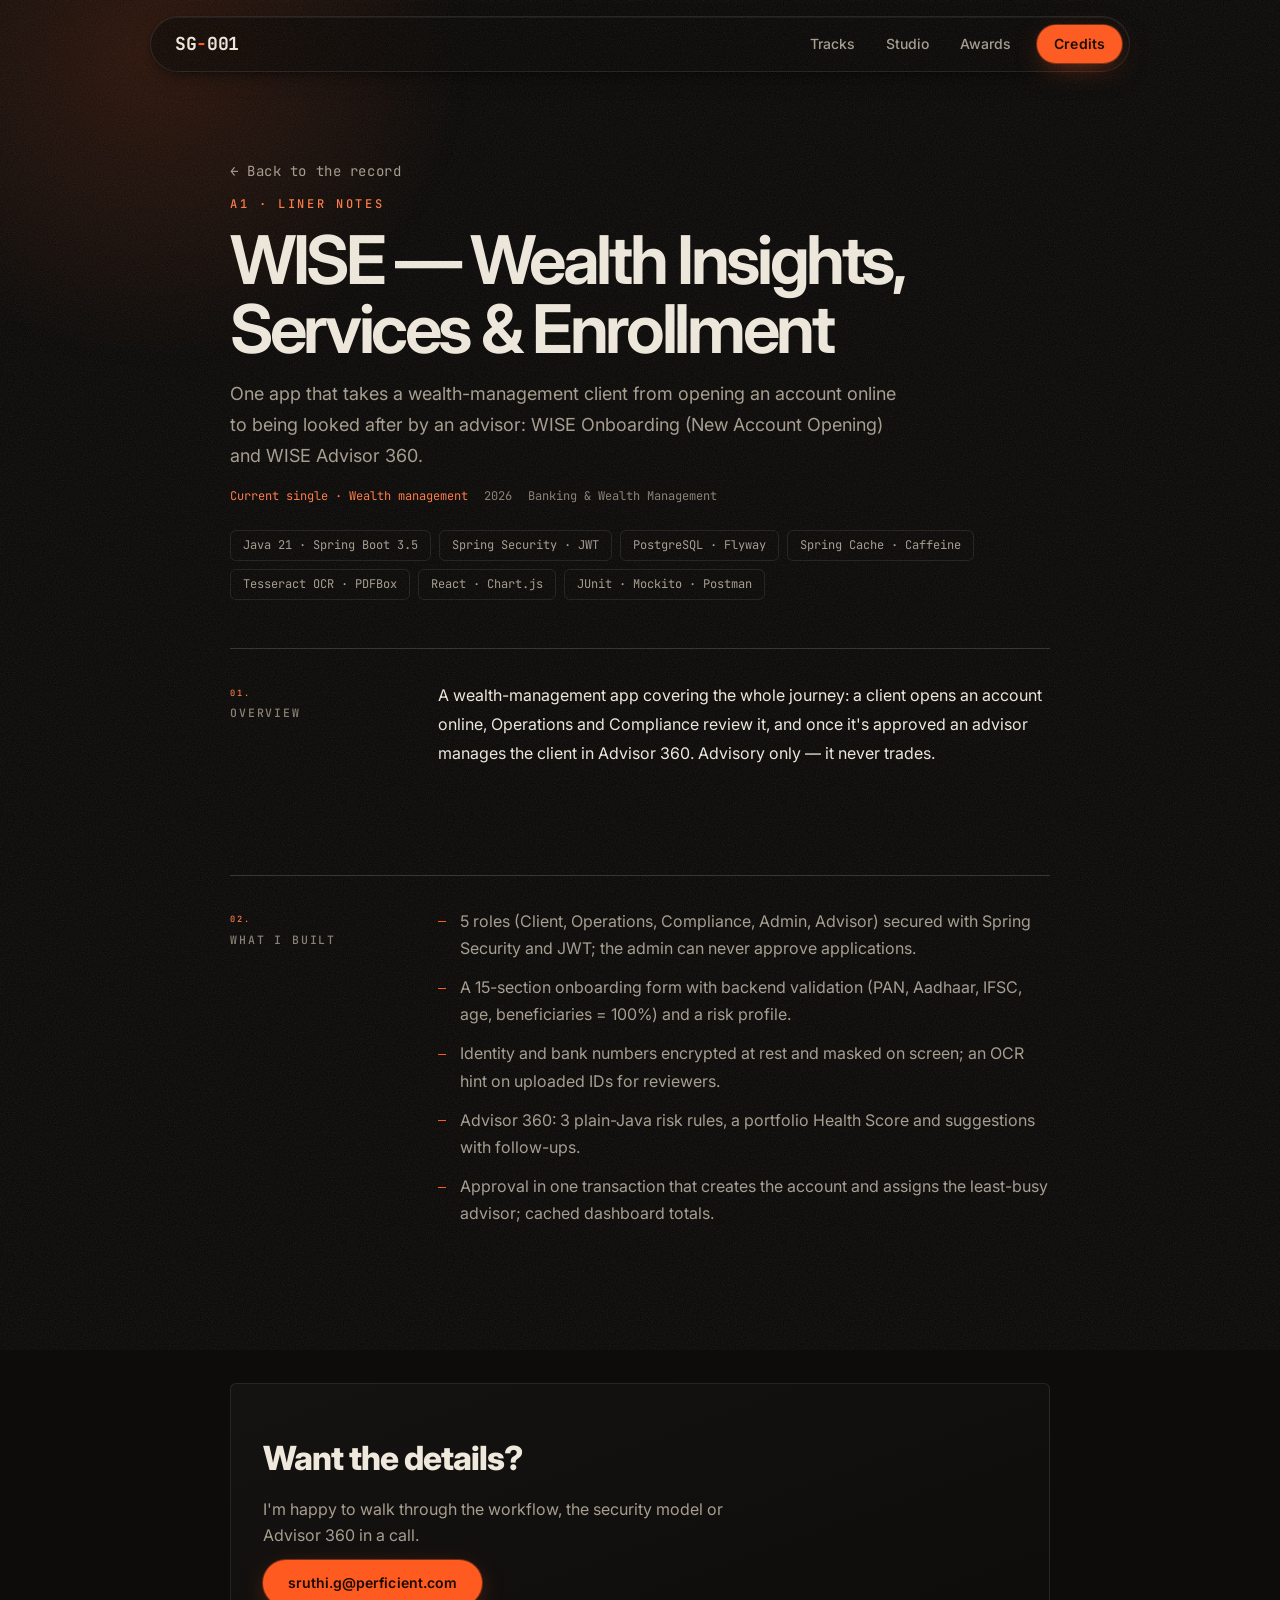
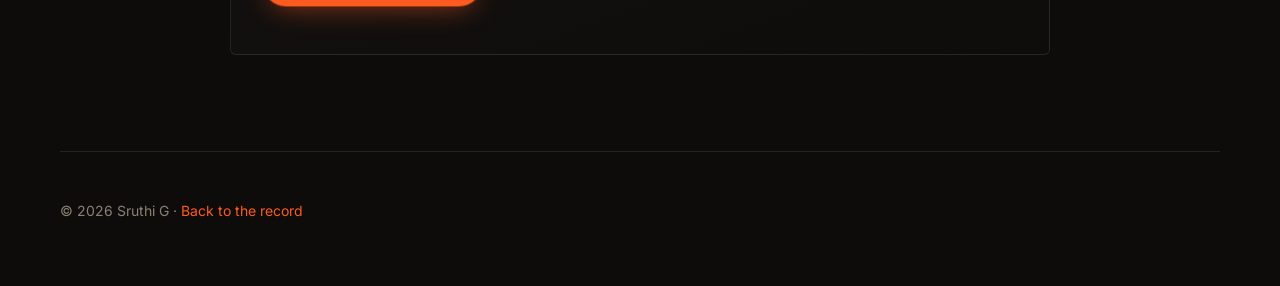
<file: case-studies/wise.html>
<!DOCTYPE html>
<html lang="en">
<head>
  <meta charset="UTF-8" />
  <meta name="theme-color" content="#07090c" />
  <meta name="viewport" content="width=device-width, initial-scale=1.0" />
  <title>WISE Wealth Onboarding &amp; Advisor 360 · Liner notes · Sruthi G.</title>
  <meta name="description" content="Case study: WISE, a wealth-management app covering online account opening, compliance review and an Advisor 360 view, built with Spring Boot, PostgreSQL and React." />
  <link rel="stylesheet" href="../style.css" />
  <link rel="stylesheet" href="../liner.css" />
  <link rel="icon" href="data:image/svg+xml,%3Csvg xmlns='http://www.w3.org/2000/svg' viewBox='0 0 64 64'%3E%3Crect width='64' height='64' rx='14' fill='%2307090c'/%3E%3Ctext x='50%25' y='56%25' text-anchor='middle' dominant-baseline='middle' font-family='monospace' font-weight='700' font-size='28' fill='%235fd4c8'%3ESG%3C/text%3E%3C/svg%3E" />
  <link rel="preconnect" href="https://fonts.googleapis.com" />
  <link rel="preconnect" href="https://fonts.gstatic.com" crossorigin />
  <link href="https://fonts.googleapis.com/css2?family=Inter:wght@400;500;600;700;800&family=JetBrains+Mono:wght@400;600&display=swap" rel="stylesheet" />
  <script>
    (function () {
      var d = document.documentElement, m = 'studio';
      try { var v = localStorage.getItem('mode'); if (v === 'acoustic' || v === 'live') m = v; } catch (e) {}
      d.dataset.mode = m;
      d.dataset.theme = m === 'acoustic' ? 'light' : 'dark';
    })();
  </script>
</head>
<body>
  <a class="skip-link" href="#main">Skip to content</a>
  <div class="atmosphere" aria-hidden="true"><span class="shape shape-1"></span><span class="shape shape-2"></span><div class="grid-lines"></div></div>
  <div class="scroll-progress" id="scrollProgress"></div>
  <button class="to-top" id="toTop" aria-label="Back to top">↑</button>
  <header class="nav">
    <a class="nav-logo" href="../index.html">SG<span class="accent">&#8209;</span>001</a>
    <nav class="nav-links">
      <a href="../index.html#tracks">Tracks</a>
      <a href="../index.html#studio">Studio</a>
      <a href="../index.html#awards">Awards</a>
      <a href="../index.html#credits" class="btn btn-sm btn-primary">Credits</a>
    </nav>
  </header>

  <section class="cs-hero">
    <a class="cs-back" href="../index.html#a1">← Back to the record</a>
    <p class="cs-code">A1 · Liner notes</p>
    <h1 class="cs-title">WISE — Wealth Insights, Services &amp; Enrollment</h1>
    <p class="cs-sub">
      One app that takes a wealth-management client from opening an account
      online to being looked after by an advisor: WISE Onboarding (New Account
      Opening) and WISE Advisor 360.
    </p>
    <div class="cs-meta">
      <span class="cs-tag">Current single · Wealth management</span>
      <span>2026</span>
      <span>Banking &amp; Wealth Management</span>
    </div>
    <ul class="cs-stack">
      <li>Java 21 · Spring Boot 3.5</li>
      <li>Spring Security · JWT</li>
      <li>PostgreSQL · Flyway</li>
      <li>Spring Cache · Caffeine</li>
      <li>Tesseract OCR · PDFBox</li>
      <li>React · Chart.js</li>
      <li>JUnit · Mockito · Postman</li>
    </ul>
  </section>

  <main class="cs-content" id="main">
    <section class="cs-section reveal">
      <h2><span class="num">01.</span> Overview</h2>
      <p>A wealth-management app covering the whole journey: a client opens an account online, Operations and Compliance review it, and once it's approved an advisor manages the client in Advisor 360. Advisory only — it never trades.</p>
    </section>
    <section class="cs-section reveal">
      <h2><span class="num">02.</span> What I Built</h2>
      <ul>
        <li>5 roles (Client, Operations, Compliance, Admin, Advisor) secured with Spring Security and JWT; the admin can never approve applications.</li>
        <li>A 15-section onboarding form with backend validation (PAN, Aadhaar, IFSC, age, beneficiaries = 100%) and a risk profile.</li>
        <li>Identity and bank numbers encrypted at rest and masked on screen; an OCR hint on uploaded IDs for reviewers.</li>
        <li>Advisor 360: 3 plain-Java risk rules, a portfolio Health Score and suggestions with follow-ups.</li>
        <li>Approval in one transaction that creates the account and assigns the least-busy advisor; cached dashboard totals.</li>
      </ul>
    </section>

    <div class="cs-cta">
      <h3>Want the details?</h3>
      <p>I'm happy to walk through the workflow, the security model or Advisor 360 in a call.</p>
      <a class="btn btn-primary" href="mailto:sruthi.g@perficient.com">sruthi.g@perficient.com</a>
    </div>
  </main>

  <footer class="footer">
    <p>© 2026 Sruthi G · <a href="../index.html">Back to the record</a></p>
  </footer>

  <script src="../script.js"></script>
</body>
</html>
</file>
<file: album.css>
/* ==========================================================================
   Sruthi G. · Debut (SG-001)
   A record, not a portfolio. Inter + JetBrains Mono, one warm accent,
   analog texture. Three listening modes: Studio · Acoustic · Live.
   ========================================================================== */

/* ---------- 1. Modes (tokens) ---------- */
:root,
html[data-mode='studio']{
  color-scheme: dark;
  --bg: #0d0c0b;
  --bg-2: #151311;
  --bg-3: #1c1a17;
  --ink: #efe8dc;
  --muted: #a69d8f;
  --faint: #8a8174;
  --line: rgba(239, 232, 220, 0.1);
  --line-2: rgba(239, 232, 220, 0.18);
  --accent: #ff5a1f;
  --accent-rgb: 255, 90, 31;
  --accent-text: #ff7a45;
  --accent-ink: #1a0a03;
  --panel: #d9d6cf;
  --panel-2: #c9c5bc;
  --panel-ink: #1d1c19;
  --panel-muted: #4a463f;
  --key: #f2f0eb;
  --key-shadow: #a8a399;
  --lcd: #161512;
  --lcd-ink: #ffb486;
  --vinyl: #0b0b0b;
  --vinyl-groove: #1d1d1d;
  --grain: 0.085;
  --aura-1: rgba(255, 90, 31, 0.2);
  --aura-2: rgba(120, 64, 160, 0.16);
  --aura-3: rgba(255, 176, 92, 0.12);
  --aura-speed: 34s;
  --sleeve-filter: none;
  --nav-bg: rgba(13, 12, 11, 0.72);
  --shadow: 0 30px 60px -24px rgba(0, 0, 0, 0.8), 0 12px 24px -12px rgba(0, 0, 0, 0.5);
}

html[data-mode='acoustic']{
  color-scheme: light;
  --bg: #efe9de;
  --bg-2: #e7e0d3;
  --bg-3: #ddd5c6;
  --ink: #1d1b18;
  --muted: #5d564c;
  --faint: #6e665a;
  --line: rgba(29, 27, 24, 0.12);
  --line-2: rgba(29, 27, 24, 0.22);
  --accent: #b9411a;
  --accent-rgb: 185, 65, 26;
  --accent-text: #a83a12;
  --accent-ink: #fff7f2;
  --panel: #f7f4ee;
  --panel-2: #ebe6dc;
  --panel-ink: #1d1b18;
  --panel-muted: #5d564c;
  --key: #ffffff;
  --key-shadow: #c9c1b3;
  --lcd: #2a2722;
  --lcd-ink: #ffc19c;
  --vinyl: #121110;
  --vinyl-groove: #24221f;
  --grain: 0.07;
  --aura-1: rgba(232, 140, 90, 0.22);
  --aura-2: rgba(150, 168, 130, 0.22);
  --aura-3: rgba(240, 200, 150, 0.3);
  --aura-speed: 48s;
  --sleeve-filter: sepia(0.08) saturate(1.05);
  --nav-bg: rgba(239, 233, 222, 0.78);
  --shadow: 0 30px 60px -28px rgba(60, 44, 24, 0.35), 0 10px 20px -12px rgba(60, 44, 24, 0.18);
}

html[data-mode='live']{
  color-scheme: dark;
  --bg: #070708;
  --bg-2: #101013;
  --bg-3: #18181c;
  --ink: #f4f1ec;
  --muted: #a7a3a0;
  --faint: #8c8885;
  --line: rgba(244, 241, 236, 0.1);
  --line-2: rgba(244, 241, 236, 0.2);
  --accent: #ff4b2b;
  --accent-rgb: 255, 75, 43;
  --accent-text: #ff6e52;
  --accent-ink: #1a0603;
  --panel: #1d1d21;
  --panel-2: #26262b;
  --panel-ink: #f1eee9;
  --panel-muted: #a19d97;
  --key: #2e2e34;
  --key-shadow: #0b0b0d;
  --lcd: #0a0a0b;
  --lcd-ink: #ff9a7d;
  --vinyl: #080808;
  --vinyl-groove: #1a1a1a;
  --grain: 0.1;
  --aura-1: rgba(255, 75, 43, 0.3);
  --aura-2: rgba(110, 60, 255, 0.2);
  --aura-3: rgba(255, 170, 60, 0.18);
  --aura-speed: 16s;
  --sleeve-filter: contrast(1.08) saturate(1.1);
  --nav-bg: rgba(7, 7, 8, 0.72);
  --shadow: 0 30px 60px -20px rgba(0, 0, 0, 0.9), 0 12px 24px -12px rgba(0, 0, 0, 0.6);
}

:root{
  --sans: 'Inter', system-ui, -apple-system, 'Segoe UI', sans-serif;
  --mono: 'JetBrains Mono', ui-monospace, monospace;
  --ease: cubic-bezier(0.16, 1, 0.3, 1);
  --ease-io: cubic-bezier(0.65, 0, 0.35, 1);
  --wrap: 1180px;
  --gutter: clamp(1.25rem, 5vw, 3rem);
  --arm: 20deg;
  --arm-mini: 0deg;
  --spin: 1.8s;                       /* 33⅓ rpm */
}
html[data-mode='live']{ --spin: 1.333s; }   /* 45 rpm */

/* ---------- 2. Base ---------- */
*, *::before, *::after{ box-sizing: border-box; margin: 0; padding: 0; }
html{ scroll-behavior: smooth; scroll-padding-top: 88px; -webkit-text-size-adjust: 100%; overflow-x: clip; }
body{
  font-family: var(--sans);
  font-size: 1rem;
  line-height: 1.6;
  color: var(--ink);
  background: var(--bg);
  -webkit-font-smoothing: antialiased;
  overflow-x: clip;
  padding-bottom: 104px;
  transition: background-color 0.8s var(--ease), color 0.8s var(--ease);
}
img, svg{ display: block; max-width: 100%; }
a{ color: inherit; text-decoration: none; }
ol, ul{ list-style: none; }
button{ font: inherit; color: inherit; }
::selection{ background: rgba(var(--accent-rgb), 0.35); }
:focus-visible{ outline: 2px solid var(--accent); outline-offset: 3px; border-radius: 6px; }

.skip-link{
  position: fixed; left: 1rem; top: -60px; z-index: 200;
  padding: 0.6rem 1rem; border-radius: 8px;
  background: var(--accent); color: var(--accent-ink); font-weight: 600;
}
.skip-link:focus{ top: 1rem; }

/* ---------- 3. Atmosphere: moving light + grain ---------- */
.aura{ position: fixed; inset: 0; z-index: -2; overflow: hidden; pointer-events: none; }
.aura span{
  position: absolute; border-radius: 50%; filter: blur(80px);
  transition: background-color 1s var(--ease);
}
.aura span:nth-child(1){ width: 60vmax; height: 60vmax; top: -25vmax; right: -18vmax; background: var(--aura-1); animation: drift-a var(--aura-speed) ease-in-out infinite alternate; }
.aura span:nth-child(2){ width: 50vmax; height: 50vmax; bottom: -25vmax; left: -15vmax; background: var(--aura-2); animation: drift-b calc(var(--aura-speed) * 1.3) ease-in-out infinite alternate; }
.aura span:nth-child(3){ width: 34vmax; height: 34vmax; top: 30%; left: 35%; background: var(--aura-3); animation: drift-c calc(var(--aura-speed) * 0.9) ease-in-out infinite alternate; }
@keyframes drift-a{ to { translate: -14vmax 10vmax; scale: 1.15; } }
@keyframes drift-b{ to { translate: 16vmax -12vmax; scale: 0.9; } }
@keyframes drift-c{ to { translate: -10vmax -14vmax; scale: 1.25; } }

.grain{
  position: fixed; inset: -50%; z-index: 150; pointer-events: none;
  opacity: var(--grain);
  background-image: url("data:image/svg+xml,%3Csvg xmlns='http://www.w3.org/2000/svg' width='220' height='220'%3E%3Cfilter id='n'%3E%3CfeTurbulence type='fractalNoise' baseFrequency='0.85' numOctaves='2' stitchTiles='stitch'/%3E%3CfeColorMatrix values='0 0 0 0 0.5 0 0 0 0 0.5 0 0 0 0 0.5 0 0 0 1.4 -0.35'/%3E%3C/filter%3E%3Crect width='100%25' height='100%25' filter='url(%23n)'/%3E%3C/svg%3E");
  animation: grain 0.9s steps(6) infinite;
}
@keyframes grain{
  0%{ transform: translate(0, 0); } 20%{ transform: translate(-3%, 2%); } 40%{ transform: translate(2%, -4%); }
  60%{ transform: translate(-4%, -1%); } 80%{ transform: translate(3%, 3%); } 100%{ transform: translate(0, 0); }
}

/* ---------- 4. Primitives ---------- */
.section{ width: min(var(--wrap), 100% - 2 * var(--gutter)); margin-inline: auto; padding-block: clamp(5rem, 11vw, 9rem); }

.sec-head{ display: grid; grid-template-columns: minmax(0, 1fr) auto; align-items: end; gap: 0.6rem 2rem; margin-bottom: clamp(2.5rem, 5vw, 4rem); }
.sec-code, .cat{
  grid-column: 1 / -1;
  font: 500 0.75rem/1 var(--mono);
  letter-spacing: 0.22em;
  text-transform: uppercase;
  color: var(--accent-text);
}
.sec-title{ font-size: clamp(2.1rem, 5.2vw, 4rem); font-weight: 650; line-height: 1.02; letter-spacing: -0.045em; max-width: 18ch; }

.btn{
  display: inline-flex; align-items: center; gap: 0.6rem;
  height: 48px; padding: 0 1.3rem;
  border: 1px solid var(--line-2); border-radius: 999px;
  font-size: 0.95rem; font-weight: 550;
  transition: border-color 0.3s, background-color 0.3s, translate 0.4s var(--ease), box-shadow 0.4s var(--ease);
}
.btn:hover{ border-color: var(--ink); translate: 0 -2px; }
.btn-solid{ background: var(--accent); border-color: var(--accent); color: var(--accent-ink); box-shadow: 0 10px 30px -12px rgba(var(--accent-rgb), 0.8); }
.btn-solid:hover{ border-color: var(--accent); box-shadow: 0 16px 36px -12px rgba(var(--accent-rgb), 0.9); }
.btn-note{ font: 500 0.72rem/1 var(--mono); color: var(--muted); letter-spacing: 0.04em; }
.arr{ transition: translate 0.4s var(--ease); }
.btn:hover .arr{ translate: 2px 2px; }

/* EQ bars (filled by album.js) */
.eq{ display: flex; align-items: flex-end; gap: 3px; height: 26px; }
.eq i{ width: 3px; height: 100%; border-radius: 2px; background: var(--accent); transform-origin: bottom; transform: scaleY(0.12); opacity: 0.9; }

/* Reveal */
html.js .reveal{ opacity: 0; translate: 0 28px; transition: opacity 1s var(--ease), translate 1.1s var(--ease); }
html.js .reveal.in{ opacity: 1; translate: 0 0; }

/* ---------- 5. Title cards (A24-style opening) ---------- */
.titlecards{ display: none; }
html.intro .titlecards{
  position: fixed; inset: 0; z-index: 180;
  display: grid; place-items: center;
  background: #000;
  animation: tc-out 0.7s var(--ease-io) 2.75s forwards;
}
html.intro.skip .titlecards{ animation: tc-out 0.4s var(--ease-io) forwards; }
.tc{
  grid-area: 1 / 1;
  color: #f2ede4;
  font-size: clamp(1rem, 1.6vw, 1.25rem);
  font-weight: 500;
  letter-spacing: 0.01em;
  opacity: 0;
}
.tc-1{ animation: tc 0.95s ease 0.2s both; }
.tc-2{ animation: tc 0.95s ease 1.1s both; font-size: clamp(1.4rem, 2.4vw, 1.9rem); letter-spacing: -0.02em; font-weight: 600; }
.tc-3{ animation: tc 0.95s ease 2s both; font-family: var(--mono); font-size: 0.8rem; letter-spacing: 0.3em; }
@keyframes tc{ 0%{ opacity: 0; filter: blur(6px); } 30%, 70%{ opacity: 1; filter: blur(0); } 100%{ opacity: 0; filter: blur(4px); } }
@keyframes tc-out{ to { opacity: 0; visibility: hidden; } }
.tc-skip{
  position: absolute; right: 1.5rem; bottom: 1.5rem;
  background: none; border: 0; cursor: pointer;
  font: 500 0.72rem/1 var(--mono); letter-spacing: 0.2em; text-transform: uppercase;
  color: rgba(242, 237, 228, 0.7);
}
.tc-skip:hover{ color: #fff; }

/* ---------- 6. Nav ---------- */
.nav{
  position: fixed; top: 0; left: 0; right: 0; z-index: 90;
  display: flex; align-items: center; gap: 2rem;
  height: 72px; padding: 0 var(--gutter);
  transition: background-color 0.5s, border-color 0.5s, backdrop-filter 0.5s;
  border-bottom: 1px solid transparent;
}
.nav.scrolled{ background: var(--nav-bg); border-bottom-color: var(--line); -webkit-backdrop-filter: blur(16px) saturate(1.3); backdrop-filter: blur(16px) saturate(1.3); }
.nav-mark{ display: inline-flex; align-items: center; gap: 0.6rem; font: 600 0.8rem/1 var(--mono); letter-spacing: 0.18em; }
.nav-mark .dot{ width: 10px; height: 10px; border-radius: 50%; background: var(--accent); box-shadow: 0 0 0 3px rgba(var(--accent-rgb), 0.2); }
.nav-links{ display: flex; gap: 0.25rem; margin-left: auto; }
.nav-links a{ padding: 0.5rem 0.85rem; border-radius: 999px; font-size: 0.9rem; color: var(--muted); transition: color 0.3s, background-color 0.3s; }
.nav-links a:hover{ color: var(--ink); }
.nav-links a.active{ color: var(--ink); background: var(--bg-3); }

.modes{
  position: relative; display: flex; padding: 4px;
  border: 1px solid var(--line-2); border-radius: 999px;
  background: var(--bg-2);
}
.modes button{
  position: relative; z-index: 1;
  height: 32px; padding: 0 0.85rem; border: 0; border-radius: 999px; background: none; cursor: pointer;
  font: 500 0.7rem/1 var(--mono); letter-spacing: 0.14em; text-transform: uppercase; color: var(--muted);
  transition: color 0.4s var(--ease);
}
.modes button[aria-checked='true']{ color: var(--accent-ink); }
.modes-thumb{
  position: absolute; top: 4px; bottom: 4px; left: var(--tx, 4px); width: var(--tw, 72px);
  border-radius: 999px; background: var(--accent);
  box-shadow: 0 4px 14px -4px rgba(var(--accent-rgb), 0.8);
  transition: left 0.55s var(--ease), width 0.55s var(--ease), background-color 0.6s;
}
.m-short{ display: none; }

/* ---------- 7. Hero: sleeve + turntable ---------- */
.hero{
  position: relative;
  width: min(var(--wrap), 100% - 2 * var(--gutter));
  min-height: 100svh;
  margin-inline: auto;
  padding-top: 7.5rem;
  padding-bottom: 6rem;
  display: grid;
  grid-template-columns: minmax(0, 1fr) auto;
  align-items: center;
  gap: 3rem;
}
.hero-copy{ display: grid; gap: 1.6rem; max-width: 560px; }
.cat span{ color: var(--faint); margin-inline: 0.35em; }
.hero-title{ font-size: clamp(4rem, 10.5vw, 9rem); font-weight: 700; line-height: 0.88; letter-spacing: -0.065em; margin-left: -0.04em; }
.hero-sub{ font-size: clamp(1.05rem, 1.5vw, 1.25rem); line-height: 1.55; color: var(--ink); max-width: 30em; }
.hero-gloss{ font: 400 0.82rem/1.5 var(--mono); color: var(--muted); padding-left: 1rem; border-left: 2px solid var(--accent); }
.hero-gloss i{ font-style: normal; color: var(--ink); font-weight: 600; }
.hero-actions{ display: flex; flex-wrap: wrap; gap: 0.75rem; margin-top: 0.4rem; }

/* intro choreography for the copy */
.hero-copy > *{ transition: opacity 1s var(--ease), translate 1.1s var(--ease); }
html.intro:not(.played) .hero-copy > *{ opacity: 0; translate: 0 18px; }
.hero-copy > :nth-child(2){ transition-delay: 0.08s; }
.hero-copy > :nth-child(3){ transition-delay: 0.16s; }
.hero-copy > :nth-child(4){ transition-delay: 0.24s; }
.hero-copy > :nth-child(5){ transition-delay: 0.32s; }

.scroll-cue{
  position: absolute; left: 0; bottom: 2.2rem;
  display: inline-flex; align-items: center; gap: 0.8rem;
  font: 500 0.7rem/1 var(--mono); letter-spacing: 0.22em; text-transform: uppercase; color: var(--muted);
}
.cue-line{ width: 44px; height: 1px; background: var(--line-2); position: relative; overflow: hidden; }
.cue-line::after{ content: ''; position: absolute; inset: 0; background: var(--accent); translate: -100% 0; animation: cue 2.4s var(--ease-io) infinite; }
@keyframes cue{ 60%, 100% { translate: 100% 0; } }

/* the deck is drawn in em so the whole thing scales from one number */
.deck-wrap{ display: grid; place-items: center; }
.deck{ position: relative; font-size: min(9.6px, calc((100vw - 2.5rem) / 62)); width: 62em; height: 50em; }

.plinth{
  position: absolute; right: 0; top: 0; z-index: 1;
  width: 46em; height: 42em; border-radius: 2.2em;
  background:
    linear-gradient(180deg, rgba(255,255,255,0.35), transparent 30%),
    repeating-linear-gradient(90deg, rgba(0,0,0,0.018) 0 1px, transparent 1px 3px),
    var(--panel);
  box-shadow: var(--shadow), inset 0 1px 0 rgba(255,255,255,0.6), inset 0 -2px 0 rgba(0,0,0,0.12);
  transition: background-color 0.8s;
}
.plinth-brand{ position: absolute; left: 2.6em; bottom: 2.2em; font: 600 1.05em/1 var(--mono); letter-spacing: 0.24em; color: var(--panel-muted); }

.platter{
  position: absolute; left: 3.4em; top: 3.4em; width: 35.2em; height: 35.2em; border-radius: 50%;
  background: conic-gradient(from 0deg, #8d8a84, #d7d4ce, #8d8a84, #cfccc5, #8d8a84);
  box-shadow: 0 1.2em 2.4em -0.8em rgba(0, 0, 0, 0.5), inset 0 0 0 0.25em rgba(0, 0, 0, 0.15);
}
.record{
  position: absolute; inset: 0.6em; border-radius: 50%;
  background:
    radial-gradient(circle, transparent 0 34%, rgba(255,255,255,0.05) 34.4% 35%, transparent 35.4% 96%, rgba(255,255,255,0.08) 96.5%, transparent 97.5%),
    repeating-radial-gradient(circle, var(--vinyl) 0 0.12em, var(--vinyl-groove) 0.14em 0.24em),
    var(--vinyl);
  box-shadow: 0 0.8em 2em -0.6em rgba(0, 0, 0, 0.7), inset 0 0 0 0.12em rgba(255, 255, 255, 0.06);
  animation: spin var(--spin) linear infinite;
  transition: translate 1.5s var(--ease), scale 1.5s var(--ease);
}
.record::before{               /* light catching the grooves; rotates with the disc */
  content: ''; position: absolute; inset: 0; border-radius: 50%;
  background: conic-gradient(from 20deg, transparent 0 9%, rgba(255,255,255,0.16) 14%, transparent 21% 57%, rgba(255,255,255,0.1) 63%, transparent 70%);
  mix-blend-mode: screen;
}
.record::after{                /* fixed highlight: does not spin */
  content: ''; position: absolute; inset: 0; border-radius: 50%;
  background: linear-gradient(135deg, rgba(255,255,255,0.08), transparent 40%, transparent 60%, rgba(255,255,255,0.04));
  animation: spin var(--spin) linear infinite reverse;
}
@keyframes spin{ to { rotate: 360deg; } }

.label{
  position: absolute; left: 50%; top: 50%; width: 11.6em; height: 11.6em; translate: -50% -50%;
  border-radius: 50%;
  background: radial-gradient(circle, var(--bg) 0 0.55em, transparent 0.6em), var(--accent);
  display: grid; align-content: center; justify-items: center; gap: 0.25em;
  color: var(--accent-ink); text-align: center;
  transition: background-color 0.8s;
}
.label-top{ font-size: 1.25em; font-weight: 700; letter-spacing: -0.03em; translate: 0 -1.4em; }
.label-mid{ font: 600 0.72em/1 var(--mono); letter-spacing: 0.3em; text-transform: uppercase; position: absolute; left: 1.2em; top: 50%; translate: 0 -50%; writing-mode: vertical-rl; rotate: 180deg; opacity: 0.8; }
.label-bot{ font: 600 0.72em/1 var(--mono); letter-spacing: 0.16em; text-transform: uppercase; translate: 0 1.9em; }
.label-bot b{ font-weight: 700; }

.tonearm{ position: absolute; left: 41em; top: 5em; z-index: 4; }
.arm-pivot{
  position: absolute; width: 5em; height: 5em; translate: -50% -50%; border-radius: 50%;
  background: radial-gradient(circle at 35% 30%, #f4f2ee, #a7a39b 70%);
  box-shadow: 0 0.6em 1.2em -0.3em rgba(0, 0, 0, 0.45), inset 0 0 0 0.3em rgba(0,0,0,0.06);
}
.arm-pivot::after{ content: ''; position: absolute; inset: 1.6em; border-radius: 50%; background: #2b2a27; }
.arm{
  position: absolute; left: -0.35em; top: 0; width: 0.7em; height: 30em;
  border-radius: 0.35em;
  background: linear-gradient(90deg, #8f8b84, #f2f0ec 45%, #9b978f);
  box-shadow: 0.6em 0.8em 1.2em -0.4em rgba(0, 0, 0, 0.35);
  transform-origin: 50% 0;
  rotate: var(--arm);
  transition: rotate 0.6s var(--ease);
}
.headshell{
  position: absolute; left: 50%; bottom: -2.6em; width: 2.4em; height: 3.8em; translate: -50% 0; rotate: 18deg;
  border-radius: 0.4em; background: #2b2a27;
  box-shadow: inset 0 0.2em 0 rgba(255,255,255,0.12);
}
.headshell::after{ content: ''; position: absolute; left: 50%; bottom: -0.5em; width: 0.5em; height: 0.8em; translate: -50% 0; border-radius: 0 0 0.2em 0.2em; background: var(--accent); }
html.intro:not(.needle) .arm{ rotate: -4deg; transition-duration: 0s; }
html.intro.needle .arm{ transition: rotate 1.2s var(--ease); }

.controls{ position: absolute; right: 2.4em; bottom: 2.2em; display: flex; align-items: center; gap: 1.6em; }
.rpm{ display: flex; gap: 0.5em; }
.rpm b{
  display: grid; place-items: center; width: 3.6em; height: 2.2em; border-radius: 0.5em;
  font: 600 0.95em/1 var(--mono); color: var(--panel-muted);
  background: var(--panel-2); box-shadow: inset 0 -0.15em 0 rgba(0,0,0,0.12);
  transition: background-color 0.4s, color 0.4s;
}
html:not([data-mode='live']) .rpm-a,
html[data-mode='live'] .rpm-b{ background: var(--accent); color: var(--accent-ink); }
.led{ width: 0.9em; height: 0.9em; border-radius: 50%; background: var(--accent); box-shadow: 0 0 0.9em rgba(var(--accent-rgb), 0.9); animation: led 2.4s ease-in-out infinite; }
@keyframes led{ 50% { opacity: 0.55; } }
.knob{ width: 4.2em; height: 4.2em; border-radius: 50%; background: radial-gradient(circle at 35% 30%, #fafafa, #b9b5ad 75%); box-shadow: 0 0.4em 0.8em -0.3em rgba(0,0,0,0.4); position: relative; rotate: -30deg; }
.knob::after{ content: ''; position: absolute; left: 50%; top: 0.5em; width: 0.25em; height: 1.2em; translate: -50% 0; background: var(--accent); border-radius: 0.1em; }

.sleeve{
  position: absolute; left: 0; bottom: 0; z-index: 3;
  width: 30em; height: 30em; rotate: -5deg;
  overflow: hidden; border-radius: 0.5em;
  background: #111;
  box-shadow: var(--shadow), inset 0 0 0 1px rgba(255,255,255,0.06);
  transition: rotate 1.4s var(--ease), translate 1.4s var(--ease);
}
.sleeve img{ width: 100%; height: 100%; object-fit: cover; filter: var(--sleeve-filter); transition: filter 0.8s; }
.sleeve-shade{ position: absolute; inset: 0; background: linear-gradient(180deg, rgba(0,0,0,0.25), transparent 35%, transparent 55%, rgba(0,0,0,0.75)); }
.sleeve-shade::after{ content: ''; position: absolute; inset: 0; background: linear-gradient(115deg, rgba(255,255,255,0.14), transparent 30%); }
.sleeve-title{ position: absolute; left: 1.4em; bottom: 1.3em; color: #fff; font-size: 2.2em; font-weight: 700; letter-spacing: -0.05em; line-height: 1; }
.sleeve-cat{ position: absolute; right: 1.6em; top: 1.5em; color: rgba(255,255,255,0.85); font: 600 1em/1 var(--mono); letter-spacing: 0.24em; }

/* opening: the record starts inside the sleeve and slides onto the platter */
html.intro:not(.played) .record{ translate: -22em 14em; scale: 0.86; transition-duration: 0s; }
html.intro:not(.played) .sleeve{ rotate: 0deg; translate: 4em -2em; transition-duration: 0s; }
html.intro.played .record{ transition-duration: 1.7s; transition-delay: 0.5s; }
html.intro.played .sleeve{ transition-delay: 0.35s; }
html.intro.skip.played .record{ transition-delay: 0.15s; }
html.intro:not(.needle) .record,
html.intro:not(.needle) .record::after{ animation-play-state: paused; }

/* ---------- 8. Tracklist (back cover) ---------- */
.backcover{
  display: grid; grid-template-columns: repeat(2, minmax(0, 1fr)); gap: 0;
  border-top: 1px solid var(--line-2); border-bottom: 1px solid var(--line-2);
}
.side{ padding: 2rem 0; }
.side + .side{ border-left: 1px solid var(--line); padding-left: 2.5rem; }
.side:first-child{ padding-right: 2.5rem; }
.side-name{ display: flex; gap: 1rem; align-items: baseline; margin-bottom: 1rem; font: 500 0.72rem/1.4 var(--mono); letter-spacing: 0.14em; text-transform: uppercase; color: var(--muted); }
.side-name b{ color: var(--ink); font-weight: 600; }
.tl a{
  display: grid; grid-template-columns: 2.6rem minmax(0, 1fr) auto; grid-template-areas: 'code name len' 'code meta len';
  column-gap: 1rem; align-items: center;
  padding: 0.9rem 0; border-bottom: 1px solid var(--line);
  transition: padding 0.5s var(--ease);
}
.tl li:last-child a{ border-bottom: 0; }
.tl-code{ grid-area: code; font: 600 0.78rem/1 var(--mono); color: var(--faint); transition: color 0.3s; }
.tl-name{ grid-area: name; font-size: 1.15rem; font-weight: 600; letter-spacing: -0.02em; }
.tl-meta{ grid-area: meta; font-size: 0.85rem; color: var(--muted); }
.tl-len{ grid-area: len; font: 500 0.78rem/1 var(--mono); color: var(--faint); }
.tl a:hover{ padding-left: 0.6rem; }
.tl a:hover .tl-code,
.tl a.is-playing .tl-code{ color: var(--accent-text); }
.tl a.is-playing .tl-name::after{ content: ''; display: inline-block; width: 6px; height: 6px; margin-left: 0.6rem; border-radius: 50%; background: var(--accent); vertical-align: middle; box-shadow: 0 0 10px rgba(var(--accent-rgb), 0.9); }

/* ---------- 9. Tracks as liner notes ---------- */
.track{ padding-block: clamp(2.5rem, 5vw, 4rem); border-top: 1px solid var(--line-2); }
.track-head{ display: grid; grid-template-columns: auto minmax(0, 1fr) auto auto; align-items: center; gap: 0.5rem 1.4rem; }
.track-code{ font: 600 0.85rem/1 var(--mono); letter-spacing: 0.1em; color: var(--accent-text); }
.track-title{ font-size: clamp(2.2rem, 5.6vw, 4.4rem); font-weight: 650; letter-spacing: -0.055em; line-height: 1; }
.track-tag{
  padding: 0.35rem 0.7rem; border-radius: 999px;
  border: 1px solid rgba(var(--accent-rgb), 0.5); color: var(--accent-text);
  font: 600 0.66rem/1 var(--mono); letter-spacing: 0.16em; text-transform: uppercase;
}
.track-len{ grid-column: -2; font: 500 0.8rem/1 var(--mono); color: var(--faint); }

.wave{ position: relative; height: 54px; margin: 1.6rem 0 2.2rem; --p: 0; }
.wave svg{ position: absolute; inset: 0; width: 100%; height: 100%; }
.wave .w-base{ fill: var(--line-2); }
.wave .w-play{ fill: var(--accent); clip-path: inset(0 calc((1 - var(--p)) * 100%) 0 0); }
.wave::after{
  content: ''; position: absolute; top: -6px; bottom: -6px; left: calc(var(--p) * 100%); width: 1px;
  background: var(--ink); opacity: calc(var(--p) * 40); transition: opacity 0.3s;
}

.notes{ display: grid; grid-template-columns: minmax(0, 1.45fr) minmax(0, 1fr); gap: clamp(2rem, 5vw, 5rem); }
.notes-lede{ font-size: clamp(1.08rem, 1.5vw, 1.3rem); line-height: 1.6; letter-spacing: -0.01em; max-width: 38em; }
.notes-points{ counter-reset: n; display: grid; gap: 0.7rem; margin-top: 1.6rem; color: var(--muted); }
.notes-points li{ counter-increment: n; display: grid; grid-template-columns: 2rem minmax(0, 1fr); }
.notes-points li::before{ content: counter(n, decimal-leading-zero); font: 600 0.72rem/1.9 var(--mono); color: var(--accent-text); }
.notes-link{
  display: inline-flex; gap: 0.5rem; margin-top: 1.8rem;
  font-weight: 600; font-size: 0.95rem;
  background: linear-gradient(var(--accent), var(--accent)) left bottom / 0 1px no-repeat;
  padding-bottom: 3px;
  transition: background-size 0.5s var(--ease);
}
.notes-link:hover{ background-size: 100% 1px; }
.notes-link span{ transition: translate 0.4s var(--ease); }
.notes-link:hover span{ translate: 3px 0; }

.credits{ display: grid; align-content: start; border-top: 1px solid var(--line); }
.credits div{ padding: 0.85rem 0; border-bottom: 1px solid var(--line); display: grid; gap: 0.25rem; }
.credits dt{ font: 500 0.68rem/1.4 var(--mono); letter-spacing: 0.14em; text-transform: uppercase; color: var(--faint); }
.credits dd{ font-size: 0.95rem; }

.track-pair{ display: grid; grid-template-columns: repeat(2, minmax(0, 1fr)); gap: 0 clamp(2rem, 4vw, 4rem); }
.track-sm .track-title{ font-size: clamp(1.6rem, 3vw, 2.4rem); }
.track-sm .wave{ height: 40px; margin: 1.2rem 0 1.4rem; }
.track-sm .notes-lede{ font-size: 1.02rem; }
.credits-line{ margin-top: 1rem; font: 500 0.78rem/1.5 var(--mono); color: var(--muted); }
.credits-line span{ color: var(--faint); }
.track-links{ display: flex; flex-wrap: wrap; gap: 0 1.6rem; }
.track-links .notes-link{ margin-top: 1.2rem; }

/* ---------- 10. Studio rack ---------- */
.rack{ display: grid; grid-template-columns: repeat(6, minmax(0, 1fr)); gap: 1rem; --lvl: 0; }
.unit{ grid-column: span 2; }
.unit-wide{ grid-column: span 3; }
.unit-face{
  position: relative; height: 100%;
  padding: 1.6rem 1.6rem 1.7rem;
  border-radius: 16px;
  color: var(--panel-ink);
  background:
    radial-gradient(circle at 12px 12px, rgba(0,0,0,0.28) 0 2.2px, transparent 3px),
    radial-gradient(circle at calc(100% - 12px) 12px, rgba(0,0,0,0.28) 0 2.2px, transparent 3px),
    radial-gradient(circle at 12px calc(100% - 12px), rgba(0,0,0,0.28) 0 2.2px, transparent 3px),
    radial-gradient(circle at calc(100% - 12px) calc(100% - 12px), rgba(0,0,0,0.28) 0 2.2px, transparent 3px),
    linear-gradient(180deg, rgba(255,255,255,0.22), transparent 40%),
    repeating-linear-gradient(90deg, rgba(0,0,0,0.02) 0 1px, transparent 1px 3px),
    var(--panel);
  box-shadow: var(--shadow), inset 0 1px 0 rgba(255,255,255,0.45);
  transition: translate 0.6s var(--ease), background-color 0.8s;
}
.unit-face:hover{ translate: 0 -3px; }
.unit-model{ font: 500 0.72rem/1 var(--mono); letter-spacing: 0.16em; text-transform: uppercase; color: var(--panel-muted); margin-bottom: 1.4rem; padding-right: 3.5rem; }
.unit-model b{ color: var(--panel-ink); font-weight: 700; margin-right: 0.6rem; }
.keys{ display: flex; flex-wrap: wrap; gap: 0.55rem; }
.keys li{
  position: relative;
  padding: 0.6rem 0.9rem 0.6rem 1.75rem;
  border-radius: 8px;
  background: var(--key);
  box-shadow: 0 3px 0 var(--key-shadow), 0 4px 10px -4px rgba(0,0,0,0.35), inset 0 1px 0 rgba(255,255,255,0.5);
  font-size: 0.88rem; font-weight: 550;
  transition: translate 0.15s, box-shadow 0.15s;
  cursor: default;
}
.keys li::before{
  content: ''; position: absolute; left: 0.75rem; top: 50%; width: 6px; height: 6px; translate: 0 -50%;
  border-radius: 50%; background: var(--panel-2); box-shadow: inset 0 1px 1px rgba(0,0,0,0.35);
  transition: background-color 0.2s, box-shadow 0.2s;
}
.keys li:hover{ translate: 0 2px; box-shadow: 0 1px 0 var(--key-shadow), 0 2px 6px -4px rgba(0,0,0,0.35), inset 0 1px 0 rgba(255,255,255,0.5); }
.keys li:hover::before,
.unit.lit .keys li:first-child::before{ background: var(--accent); box-shadow: 0 0 8px rgba(var(--accent-rgb), 0.9); }
.unit-knob{
  position: absolute; right: 1.3rem; top: 1.1rem; width: 2.6rem; height: 2.6rem; border-radius: 50%;
  background: radial-gradient(circle at 35% 30%, #fbfbfa, #b3aea5 78%);
  box-shadow: 0 4px 8px -3px rgba(0,0,0,0.45), 0 0 0 4px rgba(0,0,0,0.06);
  rotate: calc(-140deg + var(--lvl) * 250deg);
  transition: rotate 0.8s var(--ease);
}
.unit-knob::after{ content: ''; position: absolute; left: 50%; top: 4px; width: 3px; height: 10px; translate: -50% 0; border-radius: 2px; background: var(--accent); }

/* ---------- 11. Awards ---------- */
.plaques{ display: grid; grid-template-columns: repeat(4, minmax(0, 1fr)); gap: 1rem; }
.plaque{
  display: grid; align-content: start; gap: 0.6rem;
  padding: 1.6rem 1.4rem 1.8rem;
  border: 1px solid var(--line-2); border-radius: 4px;
  background: linear-gradient(180deg, var(--bg-2), var(--bg));
  box-shadow: inset 0 0 0 6px var(--bg-2), inset 0 0 0 7px var(--line);
}
.disc{
  width: 5.6rem; height: 5.6rem; margin-bottom: 0.8rem; border-radius: 50%;
  background:
    radial-gradient(circle, var(--bg) 0 5%, transparent 5.5%),
    radial-gradient(circle, rgba(0,0,0,0.25) 0 33%, transparent 33.5%),
    repeating-radial-gradient(circle, rgba(0,0,0,0.12) 0 1px, transparent 1px 3px),
    conic-gradient(from 30deg, #b8945a, #f3dfae, #a7803f, #e9cf93, #b8945a);
  box-shadow: 0 10px 24px -10px rgba(0,0,0,0.6), inset 0 0 0 2px rgba(255,255,255,0.25);
  transition: rotate 1.2s var(--ease);
}
.disc-plain{ background:
    radial-gradient(circle, var(--bg) 0 5%, transparent 5.5%),
    radial-gradient(circle, rgba(0,0,0,0.25) 0 33%, transparent 33.5%),
    repeating-radial-gradient(circle, rgba(0,0,0,0.12) 0 1px, transparent 1px 3px),
    conic-gradient(from 30deg, #8f9296, #e7e9ec, #85888c, #d5d8dc, #8f9296); }
.plaque:hover .disc{ rotate: 120deg; }
.plaque b{ font: 600 0.7rem/1 var(--mono); letter-spacing: 0.2em; text-transform: uppercase; color: var(--accent-text); }
.plaque > span:last-child{ font-size: 1rem; font-weight: 550; line-height: 1.4; }

/* ---------- 12. Training ---------- */
.sessions{ border-top: 1px solid var(--line-2); }
.session{ display: grid; grid-template-columns: 9rem minmax(0, 1fr) auto; gap: 1.5rem; align-items: baseline; padding: 1.8rem 0; border-bottom: 1px solid var(--line); }
.session-when{ font: 500 0.72rem/1.4 var(--mono); letter-spacing: 0.16em; text-transform: uppercase; color: var(--faint); }
.session h3{ font-size: clamp(1.25rem, 2.2vw, 1.7rem); font-weight: 600; letter-spacing: -0.03em; line-height: 1.2; }
.session p{ margin-top: 0.4rem; color: var(--muted); }
.session-state{ display: inline-flex; align-items: center; gap: 0.5rem; font: 600 0.68rem/1 var(--mono); letter-spacing: 0.16em; text-transform: uppercase; color: var(--muted); }
.rec-dot{ width: 8px; height: 8px; border-radius: 50%; background: var(--accent); animation: led 1.6s ease-in-out infinite; }

/* ---------- 13. Credits (back cover) ---------- */
.liner{
  position: relative; overflow: hidden;
  padding: clamp(2rem, 6vw, 4.5rem);
  border: 1px solid var(--line-2); border-radius: 6px;
  background: linear-gradient(160deg, var(--bg-2), var(--bg));
}
.liner::before{ content: ''; position: absolute; right: -12rem; top: -12rem; width: 30rem; height: 30rem; border-radius: 50%; background: repeating-radial-gradient(circle, var(--line) 0 1px, transparent 1px 6px); opacity: 0.8; }
.liner .sec-code{ position: relative; }
.liner-title{ position: relative; margin-top: 1rem; font-size: clamp(2.2rem, 5.4vw, 4.4rem); font-weight: 650; letter-spacing: -0.05em; line-height: 1.02; max-width: 15ch; }
.liner-credits{ position: relative; display: grid; grid-template-columns: repeat(2, minmax(0, 1fr)); gap: 0 3rem; margin-top: 2.5rem; border-top: 1px solid var(--line); }
.liner-credits div{ padding: 1rem 0; border-bottom: 1px solid var(--line); }
.liner-credits dt{ font: 500 0.68rem/1.4 var(--mono); letter-spacing: 0.14em; text-transform: uppercase; color: var(--faint); }
.liner-credits dd{ margin-top: 0.25rem; font-size: 1.02rem; }
.liner-credits a{ background: linear-gradient(var(--accent), var(--accent)) left bottom / 100% 1px no-repeat; padding-bottom: 2px; }
.liner-actions{ position: relative; display: flex; flex-wrap: wrap; gap: 0.75rem; margin-top: 2.5rem; }
.liner-foot{ position: relative; display: grid; grid-template-columns: auto minmax(0, 1fr); gap: 0.3rem 1.5rem; align-items: center; margin-top: 3rem; padding-top: 1.6rem; border-top: 1px dashed var(--line-2); font: 500 0.72rem/1.6 var(--mono); letter-spacing: 0.06em; color: var(--muted); }
.barcode{ grid-row: span 2; width: 7.5rem; height: 2.8rem; background: repeating-linear-gradient(90deg, var(--ink) 0 2px, transparent 2px 3px, var(--ink) 3px 4px, transparent 4px 7px, var(--ink) 7px 10px, transparent 10px 11px); opacity: 0.85; }
.also a{ color: var(--ink); background: linear-gradient(var(--line-2), var(--line-2)) left bottom / 100% 1px no-repeat; }
.also a:hover{ background-image: linear-gradient(var(--accent), var(--accent)); }

/* ---------- 14. Run-out groove + hidden track ---------- */
.runout{ display: grid; justify-items: center; gap: 1.2rem; padding: 4rem var(--gutter) 6rem; text-align: center; }
.runout-disc{
  width: min(360px, 80vw); aspect-ratio: 1; border-radius: 50%;
  background:
    radial-gradient(circle, transparent 0 22%, var(--line-2) 22.3% 22.6%, transparent 23%),
    repeating-radial-gradient(circle, transparent 0 5px, var(--line) 5px 6px);
  -webkit-mask: radial-gradient(circle, #000 60%, transparent 71%);
  mask: radial-gradient(circle, #000 60%, transparent 71%);
  animation: spin 60s linear infinite;
}
.runout-disc svg{ width: 100%; height: 100%; }
.etch{ font: 500 11px/1 var(--mono); letter-spacing: 0.3em; fill: var(--muted); }
.runout-text{ font: 500 0.78rem/1.4 var(--mono); letter-spacing: 0.18em; text-transform: uppercase; color: var(--muted); }
.hidden-btn{
  border: 0; background: none; cursor: pointer;
  font-size: 1rem; font-weight: 600; color: var(--ink);
  padding: 0.4rem 0.2rem;
  background: linear-gradient(var(--accent), var(--accent)) left bottom / 100% 1px no-repeat;
}
.hidden-btn[aria-expanded='true']{ opacity: 0.5; }

.bonus{ padding-top: 2rem; }
.bonus:not([hidden]){ animation: bonus-in 1.4s var(--ease) both; }
@keyframes bonus-in{ from { opacity: 0; translate: 0 40px; filter: blur(8px); } }
.bonus-lede{ color: var(--muted); font-size: 1.1rem; margin-top: -2rem; margin-bottom: 2rem; }
.demos{ border-top: 1px solid var(--line-2); }
.demos li{ display: grid; grid-template-columns: 7rem minmax(0, 1fr); gap: 1rem; padding: 1.3rem 0; border-bottom: 1px solid var(--line); font-size: 1.1rem; }
.demo-no{ font: 500 0.72rem/2 var(--mono); letter-spacing: 0.16em; text-transform: uppercase; color: var(--accent-text); }

.footer{ width: min(var(--wrap), 100% - 2 * var(--gutter)); margin-inline: auto; padding: 2rem 0; border-top: 1px solid var(--line); font: 500 0.75rem/1.5 var(--mono); color: var(--muted); }

/* ---------- 15. The player ---------- */
.player{
  position: fixed; left: 50%; bottom: 16px; z-index: 95;
  width: min(860px, 100% - 2rem);
  display: grid; grid-template-columns: auto minmax(0, 15rem) minmax(0, 1fr) auto auto; align-items: center; gap: 1rem;
  padding: 0.55rem 0.6rem 0.55rem 0.55rem;
  border-radius: 18px;
  color: var(--panel-ink);
  background:
    linear-gradient(180deg, rgba(255,255,255,0.25), transparent 50%),
    repeating-linear-gradient(90deg, rgba(0,0,0,0.02) 0 1px, transparent 1px 3px),
    var(--panel);
  box-shadow: 0 24px 50px -18px rgba(0,0,0,0.7), 0 4px 12px -6px rgba(0,0,0,0.4), inset 0 1px 0 rgba(255,255,255,0.5);
  translate: -50% calc(100% + 40px);
  transition: translate 0.9s var(--ease), background-color 0.8s;
}
.player.show{ translate: -50% 0; }

.p-deck{ position: relative; width: 52px; height: 52px; }
.p-record{
  position: absolute; inset: 2px; border-radius: 50%;
  background:
    radial-gradient(circle, var(--panel) 0 6%, transparent 7%),
    radial-gradient(circle, var(--accent) 0 30%, transparent 31%),
    repeating-radial-gradient(circle, #0c0c0c 0 1.2px, #232323 1.2px 2.2px);
  animation: spin var(--spin) linear infinite;
  animation-play-state: paused;
}
.p-record::after{ content: ''; position: absolute; inset: 0; border-radius: 50%; background: conic-gradient(from 20deg, transparent 0 15%, rgba(255,255,255,0.22) 22%, transparent 29% 65%, rgba(255,255,255,0.14) 72%, transparent 79%); }
.player.spinning .p-record{ animation-play-state: running; }
.p-arm{
  position: absolute; right: -1px; top: 1px; width: 3px; height: 34px; border-radius: 2px;
  background: linear-gradient(90deg, #8f8b84, #fff, #8f8b84);
  transform-origin: 50% 2px; rotate: var(--arm-mini);
  box-shadow: 1px 2px 3px rgba(0,0,0,0.35);
  transition: rotate 0.4s var(--ease);
}
.p-arm::before{ content: ''; position: absolute; left: 50%; top: -3px; width: 9px; height: 9px; translate: -50% 0; border-radius: 50%; background: #b9b5ad; }

.p-lcd{
  display: grid; grid-template-columns: auto minmax(0, 1fr); align-items: center; gap: 0.75rem;
  height: 52px; padding: 0 0.9rem;
  border-radius: 10px;
  background: var(--lcd);
  color: var(--lcd-ink);
  box-shadow: inset 0 2px 6px rgba(0,0,0,0.6), 0 1px 0 rgba(255,255,255,0.4);
}
.p-code{ font: 600 1.35rem/1 var(--mono); letter-spacing: 0.04em; text-shadow: 0 0 10px rgba(var(--accent-rgb), 0.6); }
.p-meta{ display: grid; min-width: 0; line-height: 1.25; }
.p-meta b{ font-size: 0.85rem; font-weight: 600; color: #f6efe6; white-space: nowrap; overflow: hidden; text-overflow: ellipsis; }
.p-meta span{ font: 500 0.62rem/1.4 var(--mono); letter-spacing: 0.14em; text-transform: uppercase; opacity: 0.85; white-space: nowrap; overflow: hidden; text-overflow: ellipsis; }

.p-groove{ display: grid; grid-template-columns: auto minmax(0, 1fr) auto; align-items: center; gap: 0.7rem; }
.p-time{ font: 500 0.7rem/1 var(--mono); color: var(--panel-muted); min-width: 2.4em; font-variant-numeric: tabular-nums; }
.p-bar{ position: relative; height: 6px; border-radius: 999px; background: var(--panel-2); box-shadow: inset 0 1px 2px rgba(0,0,0,0.25); overflow: hidden; }
.p-bar i{ position: absolute; inset: 0; transform-origin: left; transform: scaleX(0); background: var(--accent); border-radius: inherit; }
.p-eq{ height: 22px; gap: 2px; }
.p-eq i{ width: 3px; }

.p-btns{ display: flex; gap: 0.35rem; }
.p-btns button{
  display: grid; place-items: center; width: 40px; height: 40px; border-radius: 50%; border: 0; cursor: pointer;
  background: var(--panel-2); color: var(--panel-ink);
  box-shadow: 0 2px 0 rgba(0,0,0,0.18), inset 0 1px 0 rgba(255,255,255,0.5);
  transition: translate 0.12s, box-shadow 0.12s, background-color 0.3s;
}
.p-btns button:active{ translate: 0 2px; box-shadow: 0 0 0 rgba(0,0,0,0.18), inset 0 1px 0 rgba(255,255,255,0.5); }
.p-btns svg{ width: 16px; height: 16px; fill: currentColor; stroke: currentColor; stroke-width: 2; stroke-linecap: round; stroke-linejoin: round; }
.p-play{ background: var(--accent) !important; color: var(--accent-ink) !important; width: 46px !important; height: 46px !important; }
.p-play .i-pause{ display: none; fill: none; stroke-width: 2.6; }
.p-play[aria-pressed='true'] .i-play{ display: none; }
.p-play[aria-pressed='true'] .i-pause{ display: block; }

/* ---------- 16. Responsive ---------- */
@media (max-width: 1080px){
  .hero{ grid-template-columns: minmax(0, 1fr); padding-top: 7rem; gap: 3.5rem; }
  .deck-wrap{ justify-items: start; }
  .scroll-cue{ display: none; }
  .plaques{ grid-template-columns: repeat(2, minmax(0, 1fr)); }
}
@media (max-width: 860px){
  .nav-links{ display: none; }
  .modes{ margin-left: auto; }
  .backcover{ grid-template-columns: minmax(0, 1fr); }
  .side + .side{ border-left: 0; padding-left: 0; border-top: 1px solid var(--line); }
  .side:first-child{ padding-right: 0; }
  .notes{ grid-template-columns: minmax(0, 1fr); }
  .track-pair{ grid-template-columns: minmax(0, 1fr); }
  .rack{ grid-template-columns: minmax(0, 1fr); }
  .unit, .unit-wide{ grid-column: auto; }
  .liner-credits{ grid-template-columns: minmax(0, 1fr); }
  .session{ grid-template-columns: minmax(0, 1fr); gap: 0.5rem; }
  .player{ grid-template-columns: auto minmax(0, 1fr) auto; }
  .p-groove{ position: absolute; left: 16px; right: 16px; bottom: 5px; grid-template-columns: minmax(0, 1fr); }
  .p-groove .p-time{ display: none; }
  .p-bar{ height: 3px; }
  .p-eq{ display: none; }
}
@media (max-width: 560px){
  .m-full{ display: none; }
  .m-short{ display: inline; }
  .modes button{ padding: 0 0.7rem; }
  .plaques{ grid-template-columns: minmax(0, 1fr); }
  .track-head{ grid-template-columns: auto minmax(0, 1fr) auto; }
  .track-tag{ grid-column: 2; grid-row: 2; justify-self: start; }
  .demos li{ grid-template-columns: minmax(0, 1fr); gap: 0.2rem; }
  .liner-foot{ grid-template-columns: minmax(0, 1fr); }
  .barcode{ grid-row: auto; }
  .p-btns button{ width: 36px; height: 36px; }
  .p-btns #pPrev{ display: none; }
  .p-lcd{ padding: 0 0.7rem; }
}

/* ---------- 17. Reduced motion ---------- */
@media (prefers-reduced-motion: reduce){
  html{ scroll-behavior: auto; }
  .aura span, .grain, .record, .record::after, .runout-disc, .led, .rec-dot, .cue-line::after, .p-record{ animation: none !important; }
  html.js .reveal{ opacity: 1; translate: none; transition: none; }
  .bonus:not([hidden]){ animation: none; }
  *, *::before, *::after{ transition-duration: 0.01ms !important; }
}

/* ==========================================================================
   18. Playing the tracks
   ========================================================================== */

/* Side layout: a turntable stays beside the tracks and changes records */
.side-grid{ display: grid; grid-template-columns: minmax(0, 0.82fr) minmax(0, 1.18fr); gap: clamp(2.5rem, 5vw, 5rem); align-items: start; }
.side-tracks{ min-width: 0; }
.side-grid .notes{ grid-template-columns: minmax(0, 1fr); gap: 2rem; }
.side-grid .credits{ grid-template-columns: repeat(2, minmax(0, 1fr)); column-gap: 1.5rem; }
.side-grid .track-pair{ grid-template-columns: minmax(0, 1fr); }
.side-grid .track-title{ font-size: clamp(2.2rem, 4.4vw, 3.8rem); }

.spin{ position: sticky; top: 110px; display: grid; gap: 1.4rem; }
.spin-stage{ position: relative; width: 100%; aspect-ratio: 1 / 0.92; }
.spin-sleeve{
  position: absolute; left: 0; top: 0; width: 62%; aspect-ratio: 1; z-index: 1;
  border-radius: 6px; overflow: hidden;
  background:
    radial-gradient(120% 90% at 0% 0%, color-mix(in srgb, var(--lab, #ff5a1f) 55%, transparent), transparent 60%),
    linear-gradient(160deg, #1b1916, #0c0b0a);
  box-shadow: var(--shadow), inset 0 0 0 1px rgba(255,255,255,0.07);
  display: grid; align-content: space-between; padding: 7%;
  color: #f4efe6;
  transition: background 0.8s var(--ease);
}
.spin-sleeve::after{ content: ''; position: absolute; inset: 0; background: repeating-linear-gradient(90deg, rgba(255,255,255,0.03) 0 1px, transparent 1px 7px), linear-gradient(115deg, rgba(255,255,255,0.12), transparent 35%); pointer-events: none; }
.ss-code{ font: 600 clamp(0.7rem, 1.1vw, 0.85rem)/1 var(--mono); letter-spacing: 0.24em; opacity: 0.8; }
.ss-title{ font-size: clamp(1.5rem, 2.8vw, 2.5rem); font-weight: 700; letter-spacing: -0.05em; line-height: 0.95; max-width: 9ch; }
.ss-foot{ display: flex; justify-content: space-between; font: 500 0.66rem/1 var(--mono); letter-spacing: 0.18em; text-transform: uppercase; opacity: 0.7; }

.spin-record{
  position: absolute; right: 0; bottom: 0; width: 72%; aspect-ratio: 1; z-index: 2; border-radius: 50%;
  background:
    radial-gradient(circle, transparent 0 33%, rgba(255,255,255,0.05) 33.4% 34%, transparent 34.4% 96%, rgba(255,255,255,0.09) 96.5%, transparent 97.5%),
    repeating-radial-gradient(circle, var(--vinyl) 0 1.3px, var(--vinyl-groove) 1.5px 2.6px),
    var(--vinyl);
  box-shadow: 0 30px 60px -20px rgba(0,0,0,0.85), inset 0 0 0 2px rgba(255,255,255,0.06);
  animation: spin var(--spin) linear infinite;
}
.spin-record::before{
  content: ''; position: absolute; inset: 0; border-radius: 50%;
  background: conic-gradient(from 20deg, transparent 0 9%, rgba(255,255,255,0.17) 14%, transparent 21% 57%, rgba(255,255,255,0.1) 63%, transparent 70%);
  mix-blend-mode: screen;
}
.spin-label{
  position: absolute; left: 50%; top: 50%; width: 36%; aspect-ratio: 1; translate: -50% -50%; border-radius: 50%;
  background: radial-gradient(circle, var(--bg) 0 4%, transparent 4.5%), var(--lab, var(--accent));
  display: grid; place-content: center; text-align: center; gap: 0.2rem;
  color: #160c06;
  transition: background-color 0.6s;
}
.spin-label b{ font: 700 0.72rem/1 var(--mono); letter-spacing: 0.16em; translate: 0 -0.9rem; }
.spin-label i{ font-style: normal; font-weight: 700; font-size: 0.78rem; letter-spacing: -0.02em; translate: 0 0.9rem; max-width: 7.5rem; line-height: 1.1; }
.spin.light-label .spin-label{ color: #1a1714; }

.spin-arm{
  position: absolute; right: 3%; top: 26%; z-index: 3; width: 9px; height: 46%;
  border-radius: 5px; background: linear-gradient(90deg, #8f8b84, #f2f0ec 45%, #9b978f);
  transform-origin: 50% 0; rotate: 24deg;
  box-shadow: 8px 10px 16px -6px rgba(0,0,0,0.5);
  transition: rotate 0.9s var(--ease);
}
.spin-arm::before{ content: ''; position: absolute; left: 50%; top: -18px; width: 40px; height: 40px; translate: -50% 0; border-radius: 50%; background: radial-gradient(circle at 35% 30%, #f4f2ee, #a7a39b 70%); box-shadow: 0 6px 12px -4px rgba(0,0,0,0.5); }
.spin-arm::after{ content: ''; position: absolute; left: 50%; bottom: -22px; width: 20px; height: 30px; translate: -50% 0; rotate: 16deg; border-radius: 4px; background: #2b2a27; box-shadow: inset 0 -5px 0 var(--accent); }
.spin.lifted .spin-arm{ rotate: 6deg; }
.spin-record.swap-out{ animation: spin var(--spin) linear infinite, rec-out 0.42s var(--ease-io) forwards; }
.spin-record.swap-in{ animation: spin var(--spin) linear infinite, rec-in 0.9s var(--ease) both; }
@keyframes rec-out{ to { translate: -34% -22%; opacity: 0; scale: 0.86; } }
@keyframes rec-in{ from { translate: -34% -22%; opacity: 0; scale: 0.86; } }
.spin.previewing .spin-record{ animation-duration: calc(var(--spin) * 0.75); box-shadow: 0 30px 60px -20px rgba(0,0,0,0.85), 0 0 80px -20px var(--lab, var(--accent)); }

.spin-now{ display: grid; gap: 0.35rem; padding-top: 1.1rem; border-top: 1px solid var(--line); }
.spin-now span{ font: 500 0.68rem/1 var(--mono); letter-spacing: 0.2em; text-transform: uppercase; color: var(--muted); display: flex; align-items: center; gap: 0.5rem; }
.spin-now span::before{ content: ''; width: 7px; height: 7px; border-radius: 50%; background: var(--accent); animation: led 1.6s ease-in-out infinite; }
.spin-now b{ font-size: 1.3rem; font-weight: 650; letter-spacing: -0.03em; }

/* the silence between tracks: shinier, tighter lead-in grooves */
.side-tracks .track{ border-top: 0; position: relative; }
.side-tracks .track + .track,
.side-tracks .track + .track-pair,
.track-pair .track + .track{ margin-top: 1.5rem; }
.side-tracks .track + .track::before,
.side-tracks .track + .track-pair::before,
.track-pair .track + .track::before{
  content: ''; position: absolute; left: 0; right: 0; top: -0.75rem; height: 14px; translate: 0 -50%;
  background: repeating-linear-gradient(180deg, var(--line-2) 0 1px, transparent 1px 3px);
  -webkit-mask: linear-gradient(90deg, transparent, #000 12%, #000 88%, transparent);
  mask: linear-gradient(90deg, transparent, #000 12%, #000 88%, transparent);
}
.track-pair{ position: relative; }

/* mini record next to each title (shown when the big deck is hidden) */
.mini-rec{
  display: none; width: 44px; height: 44px; border-radius: 50%; align-self: center;
  background:
    radial-gradient(circle, var(--bg) 0 6%, transparent 7%),
    radial-gradient(circle, var(--lab, var(--accent)) 0 30%, transparent 31%),
    repeating-radial-gradient(circle, #0c0c0c 0 1.2px, #232323 1.2px 2.2px);
  box-shadow: 0 6px 14px -6px rgba(0,0,0,0.7);
  animation: spin var(--spin) linear infinite; animation-play-state: paused;
}
.track.on-air .mini-rec{ animation-play-state: running; }

/* Play preview */
.play-track{
  display: inline-flex; align-items: center; gap: 0.6rem;
  height: 38px; padding: 0 1rem 0 0.45rem; border-radius: 999px; cursor: pointer;
  border: 1px solid var(--line-2); background: var(--bg-2); color: var(--ink);
  font: 500 0.7rem/1 var(--mono); letter-spacing: 0.14em; text-transform: uppercase;
  transition: border-color 0.3s, background-color 0.3s;
}
.play-track:hover{ border-color: var(--ink); }
.play-track .pt-btn{ position: relative; width: 28px; height: 28px; border-radius: 50%; background: var(--accent); flex: none; }
.play-track .pt-btn::before{ content: ''; position: absolute; left: 11px; top: 8px; border-left: 9px solid var(--accent-ink); border-top: 6px solid transparent; border-bottom: 6px solid transparent; }
.play-track[aria-pressed='true'] .pt-btn::before{ left: 9px; top: 8px; width: 3px; height: 12px; border: 0; background: var(--accent-ink); box-shadow: 6px 0 0 var(--accent-ink); }
.play-track[aria-pressed='true']{ border-color: rgba(var(--accent-rgb), 0.6); }
.track-head .play-track{ grid-column: 2 / -1; justify-self: start; margin-top: 0.4rem; }

/* preview playhead on the waveform */
.wave .w-pre{ position: absolute; inset: 0; width: 100%; height: 100%; fill: var(--ink); opacity: 0; clip-path: inset(0 calc((1 - var(--pp, 0)) * 100%) 0 0); transition: opacity 0.3s; }
.track.previewing .wave .w-pre{ opacity: 1; }
.track.previewing .wave{ animation: wave-pulse 0.42s ease-in-out infinite alternate; }
@keyframes wave-pulse{ to { scale: 1 1.12; } }

/* liner notes light up like lyrics as the needle passes */
.notes-lede .wd{ color: var(--muted); transition: color 0.45s var(--ease); }
.notes-lede .wd.lit{ color: var(--ink); }
.notes-lede .wd.now{ color: var(--accent-text); }

@media (max-width: 1080px){
  .side-grid{ grid-template-columns: minmax(0, 1fr); }
  .spin{ display: none; }
  .mini-rec{ display: block; }
  .side-tracks .track-head{
    grid-template-columns: auto auto minmax(0, 1fr) auto;
    grid-template-areas: 'rec code tag len' 'title title title title' 'play play play play'; align-items: center;
    column-gap: 0.9rem; row-gap: 0.35rem;
  }
  .side-tracks .mini-rec{ grid-area: rec; }
  .side-tracks .track-code{ grid-area: code; }
  .side-tracks .track-tag{ grid-area: tag; justify-self: start; white-space: nowrap; }
  .side-tracks .track-len{ grid-area: len; justify-self: end; }
  .side-tracks .track-title{ grid-area: title; }
  .side-tracks .track-head .play-track{ grid-area: play; margin-top: 0.6rem; }
  .side-tracks .track-title{ margin-top: 0.4rem; }
}
@media (max-width: 560px){
  .side-grid .credits{ grid-template-columns: minmax(0, 1fr); }
  .side-tracks .track-title{ font-size: 2.1rem; }
}
@media (prefers-reduced-motion: reduce){
  .spin-record, .mini-rec, .track.previewing .wave{ animation: none !important; }
}

/* ==========================================================================
   Awards: a stack of discs on the wall that fans out on hover
   ========================================================================== */
#awards .sec-head{ grid-template-columns: minmax(0, 1fr); justify-items: center; text-align: center; }
#awards .sec-title{ max-width: none; }
.wall-hint{ display: none; }

@media (min-width: 861px){
  .wall{ position: relative; height: 400px; --gap: min(270px, 21vw); outline: none; cursor: default; }
  .wall:focus-visible{ outline: 2px solid var(--accent); outline-offset: 10px; border-radius: 12px; }
  .wall .plaques{ display: block; position: absolute; inset: 0; }
  .wall .plaque{
    position: absolute; left: 50%; top: 10px; width: 250px; margin-left: -125px;
    padding: 0; border: 0; background: none; box-shadow: none;
    justify-items: center; text-align: center; gap: 0.5rem;
    translate: var(--cx) var(--cy); rotate: var(--cr); z-index: var(--z);
    transition: translate 1s var(--ease), rotate 1s var(--ease);
  }
  .wall .plaque:nth-child(1){ --cx: -54px; --cy: 10px;  --cr: -9deg; --z: 1; }
  .wall .plaque:nth-child(2){ --cx: -18px; --cy: -6px;  --cr: 5deg;  --z: 2; }
  .wall .plaque:nth-child(3){ --cx: 18px;  --cy: 6px;   --cr: -4deg; --z: 3; }
  .wall .plaque:nth-child(4){ --cx: 54px;  --cy: -8px;  --cr: 8deg;  --z: 4; }
  .wall .disc{
    width: 10rem; height: 10rem; margin: 0 0 1rem;
    box-shadow: 0 24px 40px -18px rgba(0,0,0,0.75), inset 0 0 0 2px rgba(255,255,255,0.25);
    transition: rotate 1.2s var(--ease);
  }
  .wall .plaque b,
  .wall .plaque > span:last-child{ opacity: 0; translate: 0 10px; transition: opacity 0.5s var(--ease), translate 0.7s var(--ease); }
  .wall-hint{
    display: block; position: absolute; left: 0; right: 0; bottom: 70px; text-align: center;
    font: 500 0.7rem/1 var(--mono); letter-spacing: 0.22em; text-transform: uppercase; color: var(--muted);
    transition: opacity 0.4s;
  }

  /* spread out */
  .wall:hover .plaque, .wall:focus-within .plaque, .wall.open .plaque{ --cy: 0px; --cr: 0deg; }
  .wall:hover .plaque:nth-child(1), .wall:focus-within .plaque:nth-child(1), .wall.open .plaque:nth-child(1){ --cx: calc(var(--gap) * -1.5); }
  .wall:hover .plaque:nth-child(2), .wall:focus-within .plaque:nth-child(2), .wall.open .plaque:nth-child(2){ --cx: calc(var(--gap) * -0.5); }
  .wall:hover .plaque:nth-child(3), .wall:focus-within .plaque:nth-child(3), .wall.open .plaque:nth-child(3){ --cx: calc(var(--gap) * 0.5); }
  .wall:hover .plaque:nth-child(4), .wall:focus-within .plaque:nth-child(4), .wall.open .plaque:nth-child(4){ --cx: calc(var(--gap) * 1.5); }
  .wall:hover .disc, .wall:focus-within .disc, .wall.open .disc{ rotate: 360deg; }
  .wall:hover .plaque b, .wall:hover .plaque > span:last-child,
  .wall:focus-within .plaque b, .wall:focus-within .plaque > span:last-child,
  .wall.open .plaque b, .wall.open .plaque > span:last-child{ opacity: 1; translate: 0 0; transition-delay: 0.35s; }
  .wall:hover .wall-hint, .wall:focus-within .wall-hint, .wall.open .wall-hint{ opacity: 0; }
}
@media (max-width: 860px){
  .plaque{ justify-items: center; text-align: center; }
}

/* ==========================================================================
   Artist's note
   ========================================================================== */
.note{ padding-block: clamp(4rem, 9vw, 7rem); }
.note-grid{ display: grid; grid-template-columns: minmax(0, 0.8fr) minmax(0, 1.2fr); gap: clamp(2rem, 5vw, 5rem); padding-top: 2.5rem; border-top: 1px solid var(--line-2); }
.note-title{ margin-top: 1rem; font-size: clamp(1.9rem, 3.6vw, 3rem); font-weight: 650; line-height: 1.05; letter-spacing: -0.045em; max-width: 13ch; text-wrap: balance; }
.note-body{ display: grid; gap: 1.2rem; max-width: 40em; color: var(--muted); font-size: 1.05rem; line-height: 1.75; }
.note-lead{ color: var(--ink); font-size: clamp(1.25rem, 2vw, 1.55rem); line-height: 1.5; letter-spacing: -0.015em; }
.note-lead::first-letter{ color: var(--accent-text); }
.note-sign{ display: flex; align-items: baseline; gap: 1rem; flex-wrap: wrap; margin-top: 0.6rem; padding-top: 1.2rem; border-top: 1px dashed var(--line-2); }
.sig{ color: var(--ink); font-size: 1.5rem; font-weight: 600; letter-spacing: -0.04em; font-style: italic; }
.sig-meta{ font: 500 0.68rem/1 var(--mono); letter-spacing: 0.18em; text-transform: uppercase; color: var(--muted); }
@media (max-width: 860px){ .note-grid{ grid-template-columns: minmax(0, 1fr); } }

/* ==========================================================================
   The end: the record winds down, it's signed, and you can flip it
   ========================================================================== */
.runout{ perspective: 1200px; }
.runout-disc{ transition: transform 0.9s var(--ease-io); transform-style: preserve-3d; }
.runout.flipping .runout-disc{ transform: rotateY(180deg) scale(0.92); }
html.ended .runout-disc{ animation-play-state: paused; }

.signature{ width: min(420px, 80vw); height: auto; margin-top: 1.2rem; overflow: visible; }
.sig-ink{
  font-family: 'Whisper', 'Brush Script MT', cursive;
  font-size: 124px;
  fill: var(--ink); fill-opacity: 0;
  stroke: var(--ink); stroke-width: 0.9;
  stroke-dasharray: 1100; stroke-dashoffset: 1100;
}
.sig-flourish{ fill: none; stroke: var(--accent); stroke-width: 2; stroke-linecap: round; stroke-dasharray: 300; stroke-dashoffset: 300; }
.runout.signed .sig-ink{ animation: sign 2.6s var(--ease-io) forwards, ink 0.9s ease 2.2s forwards; }
.runout.signed .sig-flourish{ animation: sign 1s var(--ease) 2.3s forwards; }
@keyframes sign{ to { stroke-dashoffset: 0; } }
@keyframes ink{ to { fill-opacity: 1; stroke-opacity: 0; } }

.flip{
  display: inline-flex; align-items: center; gap: 0.6rem; margin-top: 0.6rem;
  height: 46px; padding: 0 1.3rem; border-radius: 999px; cursor: pointer;
  border: 1px solid var(--line-2); background: var(--bg-2); color: var(--ink);
  font: 600 0.92rem/1 var(--sans);
  transition: border-color 0.3s, translate 0.4s var(--ease);
}
.flip:hover{ border-color: var(--ink); translate: 0 -2px; }
.flip span{ transition: translate 0.4s var(--ease); }
.flip:hover span{ translate: 0 -3px; }

/* the player winds down too: needle back to rest, meters quiet */
html.ended .p-arm{ rotate: -14deg; transition: rotate 1.4s var(--ease); }
html.ended .p-eq i{ transform: scaleY(0.08) !important; transition: transform 0.8s; }

/* replaying from the top: no title cards the second time */
html.replay .titlecards{ display: none !important; }

@media (prefers-reduced-motion: reduce){
  .sig-ink{ fill-opacity: 1; stroke-dashoffset: 0; }
  .sig-flourish{ stroke-dashoffset: 0; }
  .runout.signed .sig-ink, .runout.signed .sig-flourish{ animation: none; }
  .runout-disc{ transition: none; }
}
</file>
<file: style.css>
/* ==========================================================================
   Sruthi G — Portfolio design system
   Dark-first premium theme; editorial light theme on the toggle.
   Sections: 1 tokens · 2 base · 3 atmosphere · 4 primitives (buttons, cards,
   badges) · 5 nav · 6 hero · 7 metrics · 8 bento (about) · 9 timeline ·
   10 featured project · 11 project showcases · 12 product mockups ·
   13 skills · 14 honors · 15 contact & footer · 16 case studies ·
   17 motion · 18 responsive · 19 accessibility
   ========================================================================== */

/* ---------- 1. Tokens ---------- */
:root{
  color-scheme: dark;

  /* Colour — dark (default) */
  --bg: #07090c;
  --bg-elev: #0d1117;
  --surface: rgba(255, 255, 255, 0.035);
  --surface-strong: rgba(255, 255, 255, 0.06);
  --surface-solid: #10151c;
  --border: rgba(255, 255, 255, 0.08);
  --border-strong: rgba(255, 255, 255, 0.14);
  --text: #edeef0;
  --muted: #a1a7b0;
  --subtle: #8a909a;
  --accent: #5fd4c8;
  --accent-rgb: 95, 212, 200;
  --accent-2: #8b9cff;
  --accent-2-rgb: 139, 156, 255;
  --accent-ink: #04201d;
  --ok: #4cc27e;
  --ok-rgb: 76, 194, 126;
  --warn: #f0a44b;
  --warn-rgb: 240, 164, 75;
  --danger: #ff7a7a;
  --nav-bg: rgba(13, 17, 23, 0.6);
  --shadow-sm: 0 1px 2px rgba(0, 0, 0, 0.4);
  --shadow-md: 0 8px 24px -8px rgba(0, 0, 0, 0.6), 0 2px 6px rgba(0, 0, 0, 0.3);
  --shadow-lg: 0 30px 60px -20px rgba(0, 0, 0, 0.7), 0 12px 24px -12px rgba(0, 0, 0, 0.5);
  --inner-highlight: inset 0 1px 0 rgba(255, 255, 255, 0.06);
  --noise-opacity: 0.045;

  /* Type */
  --font-sans: 'Inter', system-ui, -apple-system, 'Segoe UI', sans-serif;
  --font-mono: 'JetBrains Mono', ui-monospace, monospace;
  --fs-xs: 0.75rem;
  --fs-sm: 0.875rem;
  --fs-base: 1rem;
  --fs-md: 1.125rem;
  --fs-lg: 1.375rem;
  --fs-xl: clamp(1.6rem, 2.6vw, 2.1rem);
  --fs-2xl: clamp(2rem, 4vw, 3rem);
  --fs-display: clamp(3.4rem, 10vw, 7.5rem);

  /* Space (4px base) */
  --s-1: 0.25rem;
  --s-2: 0.5rem;
  --s-3: 0.75rem;
  --s-4: 1rem;
  --s-5: 1.5rem;
  --s-6: 2rem;
  --s-7: 3rem;
  --s-8: 4rem;
  --s-9: 6rem;
  --s-10: 8rem;

  /* Shape & motion */
  --r-sm: 10px;
  --r-md: 16px;
  --r-lg: 24px;
  --r-pill: 999px;
  --ease-out: cubic-bezier(0.16, 1, 0.3, 1);
  --dur: 0.5s;
  --container: 1160px;
}

html[data-theme='light']{
  color-scheme: light;
  --bg: #f7f5f0;
  --bg-elev: #efebe3;
  --surface: rgba(255, 253, 249, 0.72);
  --surface-strong: rgba(255, 253, 249, 0.92);
  --surface-solid: #fffdf9;
  --border: rgba(22, 24, 29, 0.1);
  --border-strong: rgba(22, 24, 29, 0.18);
  --text: #16181d;
  --muted: #565b65;
  --subtle: #5f646e;
  --accent: #0f6b6b;
  --accent-rgb: 15, 107, 107;
  --accent-2: #3d4f7a;
  --accent-2-rgb: 61, 79, 122;
  --accent-ink: #f7f5f0;
  --ok: #2e7d4f;
  --ok-rgb: 46, 125, 79;
  --warn: #b45309;
  --warn-rgb: 180, 83, 9;
  --danger: #b42318;
  --nav-bg: rgba(247, 245, 240, 0.72);
  --shadow-sm: 0 1px 2px rgba(22, 24, 29, 0.06);
  --shadow-md: 0 10px 30px -12px rgba(22, 24, 29, 0.18), 0 2px 6px rgba(22, 24, 29, 0.05);
  --shadow-lg: 0 30px 60px -24px rgba(22, 24, 29, 0.25), 0 10px 20px -10px rgba(22, 24, 29, 0.08);
  --inner-highlight: inset 0 1px 0 rgba(255, 255, 255, 0.7);
  --noise-opacity: 0.035;
}

/* ---------- 2. Base ---------- */
*,
*::before,
*::after{
  box-sizing: border-box;
  margin: 0;
  padding: 0;
}

html{
  scroll-behavior: smooth;
  scroll-padding-top: 96px;
  -webkit-text-size-adjust: 100%;
}

body{
  font-family: var(--font-sans);
  font-size: var(--fs-base);
  line-height: 1.6;
  color: var(--text);
  background: var(--bg);
  -webkit-font-smoothing: antialiased;
  text-rendering: optimizeLegibility;
  transition: background-color 0.4s ease, color 0.4s ease;
  overflow-x: hidden;
}

img,
svg{
  display: block;
  max-width: 100%;
}

a{
  color: var(--accent);
  text-decoration: none;
}

a:hover{
  text-decoration: underline;
  text-underline-offset: 3px;
}

strong{
  color: var(--text);
  font-weight: 600;
}

ul,
ol{
  list-style: none;
}

button{
  font: inherit;
  color: inherit;
}

::selection{
  background: rgba(var(--accent-rgb), 0.3);
  color: var(--text);
}

.container{
  width: min(100% - 2.5rem, var(--container));
  margin-inline: auto;
}

.accent{
  color: var(--accent);
}

/* ---------- 3. Atmosphere: floating shapes, grid, noise ---------- */
.atmosphere{
  position: fixed;
  inset: 0;
  z-index: -1;
  overflow: hidden;
  pointer-events: none;
}

.shape{
  position: absolute;
  border-radius: 50%;
  will-change: transform;
}

.shape-1{
  width: 52vmax;
  height: 52vmax;
  top: -22vmax;
  left: -14vmax;
  background: radial-gradient(circle, rgba(var(--accent-rgb), 0.16), transparent 68%);
  animation: float-a 28s ease-in-out infinite alternate;
}

.shape-2{
  width: 46vmax;
  height: 46vmax;
  top: 18%;
  right: -20vmax;
  background: radial-gradient(circle, rgba(var(--accent-2-rgb), 0.14), transparent 68%);
  animation: float-b 34s ease-in-out infinite alternate;
}

.shape-3{
  width: 40vmax;
  height: 40vmax;
  bottom: -20vmax;
  left: 30%;
  background: radial-gradient(circle, rgba(var(--accent-rgb), 0.08), transparent 68%);
  animation: float-a 40s ease-in-out infinite alternate-reverse;
}

html[data-theme='light'] .shape-1{ background: radial-gradient(circle, rgba(var(--accent-rgb), 0.1), transparent 68%); }
html[data-theme='light'] .shape-2{ background: radial-gradient(circle, rgba(var(--accent-2-rgb), 0.07), transparent 68%); }
html[data-theme='light'] .shape-3{ background: radial-gradient(circle, rgba(var(--accent-rgb), 0.05), transparent 68%); }

@keyframes float-a {
  to { transform: translate3d(6vmax, 5vmax, 0) scale(1.06); }
}

@keyframes float-b {
  to { transform: translate3d(-7vmax, 4vmax, 0) scale(0.95); }
}

.grid-lines{
  position: absolute;
  inset: 0;
  background-image:
    linear-gradient(to right, var(--border) 1px, transparent 1px),
    linear-gradient(to bottom, var(--border) 1px, transparent 1px);
  background-size: 72px 72px;
  mask-image: radial-gradient(ellipse 70% 50% at 50% 0%, #000 30%, transparent 75%);
  -webkit-mask-image: radial-gradient(ellipse 70% 50% at 50% 0%, #000 30%, transparent 75%);
  opacity: 0.6;
}

/* Fine film-grain noise: inline SVG, no network request */
body::after{
  content: '';
  position: fixed;
  inset: 0;
  z-index: 100;
  pointer-events: none;
  opacity: var(--noise-opacity);
  background-image: url("data:image/svg+xml,%3Csvg xmlns='http://www.w3.org/2000/svg' width='160' height='160'%3E%3Cfilter id='n'%3E%3CfeTurbulence type='fractalNoise' baseFrequency='0.9' numOctaves='3' stitchTiles='stitch'/%3E%3CfeColorMatrix values='0 0 0 0 0.5 0 0 0 0 0.5 0 0 0 0 0.5 0 0 0 1 0'/%3E%3C/filter%3E%3Crect width='100%25' height='100%25' filter='url(%23n)'/%3E%3C/svg%3E");
}

/* ---------- 4. Primitives ---------- */

/* Buttons */
.btn{
  --btn-bg: var(--surface);
  --btn-fg: var(--text);
  --btn-border: var(--border-strong);
  position: relative;
  display: inline-flex;
  align-items: center;
  justify-content: center;
  gap: var(--s-2);
  min-height: 46px;
  padding: 0 var(--s-5);
  border: 1px solid var(--btn-border);
  border-radius: var(--r-pill);
  background: var(--btn-bg);
  color: var(--btn-fg);
  font-size: var(--fs-sm);
  font-weight: 600;
  letter-spacing: 0.005em;
  box-shadow: var(--inner-highlight), var(--shadow-sm);
  cursor: pointer;
  transition: transform 0.25s var(--ease-out), background-color 0.25s, border-color 0.25s, box-shadow 0.25s;
  -webkit-backdrop-filter: blur(8px);
  backdrop-filter: blur(8px);
}

.btn:hover{
  text-decoration: none;
  transform: translateY(-1px);
  border-color: rgba(var(--accent-rgb), 0.5);
  box-shadow: var(--inner-highlight), 0 6px 20px -6px rgba(var(--accent-rgb), 0.35);
}

.btn:active{
  transform: translateY(0) scale(0.98);
}

.btn-primary{
  --btn-bg: var(--accent);
  --btn-fg: var(--accent-ink);
  --btn-border: transparent;
  box-shadow: 0 0 0 1px rgba(var(--accent-rgb), 0.4), 0 8px 28px -8px rgba(var(--accent-rgb), 0.55);
}

.btn-primary:hover{
  background: var(--accent);
  box-shadow: 0 0 0 1px rgba(var(--accent-rgb), 0.6), 0 12px 34px -8px rgba(var(--accent-rgb), 0.7);
}

.btn-ghost{
  --btn-bg: transparent;
  --btn-border: transparent;
  box-shadow: none;
  -webkit-backdrop-filter: none;
  backdrop-filter: none;
}

.btn-ghost:hover{
  background: var(--surface);
  box-shadow: none;
}

.btn-sm{
  min-height: 38px;
  padding: 0 var(--s-4);
}

.btn .arrow{
  transition: transform 0.25s var(--ease-out);
}

.btn:hover .arrow{
  transform: translateX(3px);
}

/* Cards: glass surface + mouse-follow glow + hover lift */
.card{
  position: relative;
  isolation: isolate;
  background: var(--surface);
  border: 1px solid var(--border);
  border-radius: var(--r-lg);
  box-shadow: var(--inner-highlight), var(--shadow-md);
  -webkit-backdrop-filter: blur(14px) saturate(140%);
  backdrop-filter: blur(14px) saturate(140%);
  transition: transform 0.4s var(--ease-out), border-color 0.3s, box-shadow 0.4s var(--ease-out);
}

.card::before{
  /* mouse-follow glow (position set by script.js) */
  content: '';
  position: absolute;
  inset: 0;
  z-index: -1;
  border-radius: inherit;
  background: radial-gradient(420px circle at var(--mx, 50%) var(--my, -20%), rgba(var(--accent-rgb), 0.12), transparent 60%);
  opacity: 0;
  transition: opacity 0.35s ease;
  pointer-events: none;
}

.card:hover::before{
  opacity: 1;
}

.card.lift:hover{
  transform: translateY(-4px);
  border-color: var(--border-strong);
  box-shadow: var(--inner-highlight), var(--shadow-lg);
}

/* Eyebrows, badges, tags */
.eyebrow{
  display: inline-flex;
  align-items: center;
  gap: var(--s-2);
  font-family: var(--font-mono);
  font-size: var(--fs-xs);
  font-weight: 500;
  letter-spacing: 0.14em;
  text-transform: uppercase;
  color: var(--accent);
}

.badge{
  display: inline-flex;
  align-items: center;
  gap: var(--s-2);
  min-height: 34px;
  padding: 0 var(--s-4);
  border: 1px solid var(--border);
  border-radius: var(--r-pill);
  background: var(--surface);
  color: var(--muted);
  font-size: var(--fs-sm);
  box-shadow: var(--inner-highlight);
  -webkit-backdrop-filter: blur(10px);
  backdrop-filter: blur(10px);
  transition: border-color 0.25s, color 0.25s, transform 0.25s var(--ease-out);
}

.badge:hover{
  border-color: rgba(var(--accent-rgb), 0.45);
  color: var(--text);
  transform: translateY(-1px);
}

.badge svg{
  width: 15px;
  height: 15px;
  color: var(--accent);
  flex: none;
}

.badge strong{
  font-weight: 600;
}

.tag-list{
  display: flex;
  flex-wrap: wrap;
  gap: var(--s-2);
}

.tag{
  padding: 0.3rem 0.7rem;
  border-radius: var(--r-pill);
  background: var(--surface-strong);
  border: 1px solid var(--border);
  color: var(--muted);
  font-family: var(--font-mono);
  font-size: var(--fs-xs);
}

/* Section scaffolding + dividers */
.section{
  position: relative;
  padding-block: var(--s-10);
}

.section + .section::before{
  /* hairline divider with a soft glow at the centre */
  content: '';
  position: absolute;
  top: 0;
  left: 50%;
  width: min(100% - 2.5rem, var(--container));
  height: 1px;
  transform: translateX(-50%);
  background: linear-gradient(90deg, transparent, var(--border-strong) 20%, rgba(var(--accent-rgb), 0.5) 50%, var(--border-strong) 80%, transparent);
}

.section-head{
  display: flex;
  flex-direction: column;
  gap: var(--s-3);
  max-width: 640px;
  margin-bottom: var(--s-8);
}

.section-title{
  font-size: var(--fs-2xl);
  font-weight: 700;
  line-height: 1.1;
  letter-spacing: -0.03em;
}

.num{
  font-family: var(--font-mono);
  color: var(--accent);
  font-size: 0.75em;
  font-weight: 500;
  margin-right: 0.4em;
}

/* ---------- 5. Navigation: floating glass pill ---------- */
.scroll-progress{
  position: fixed;
  top: 0;
  left: 0;
  right: 0;
  z-index: 60;
  height: 2px;
  background: linear-gradient(90deg, var(--accent), var(--accent-2));
  transform: scaleX(0);
  transform-origin: 0 50%;
}

.nav{
  position: fixed;
  top: var(--s-4);
  left: 50%;
  z-index: 50;
  width: min(100% - 1.5rem, 980px);
  transform: translateX(-50%);
  display: flex;
  align-items: center;
  justify-content: space-between;
  gap: var(--s-4);
  padding: var(--s-2) var(--s-2) var(--s-2) var(--s-5);
  border: 1px solid var(--border);
  border-radius: var(--r-pill);
  background: var(--nav-bg);
  box-shadow: var(--inner-highlight), var(--shadow-md);
  -webkit-backdrop-filter: blur(18px) saturate(160%);
  backdrop-filter: blur(18px) saturate(160%);
  transition: background-color 0.3s, box-shadow 0.3s, border-color 0.3s;
}

.nav.scrolled{
  border-color: var(--border-strong);
  box-shadow: var(--inner-highlight), var(--shadow-lg);
}

.nav-logo{
  font-family: var(--font-mono);
  font-weight: 700;
  font-size: var(--fs-md);
  color: var(--text);
  letter-spacing: -0.02em;
}

.nav-logo:hover{
  text-decoration: none;
}

.nav-links{
  display: flex;
  align-items: center;
  gap: var(--s-1);
}

.nav-links > a:not(.btn){
  position: relative;
  padding: 0.45rem 0.85rem;
  border-radius: var(--r-pill);
  color: var(--muted);
  font-size: var(--fs-sm);
  font-weight: 500;
  transition: color 0.2s, background-color 0.2s;
}

.nav-links > a:not(.btn):hover{
  color: var(--text);
  background: var(--surface-strong);
  text-decoration: none;
}

.nav-links > a.active{
  color: var(--text);
  background: rgba(var(--accent-rgb), 0.12);
  box-shadow: inset 0 0 0 1px rgba(var(--accent-rgb), 0.3);
}

.nav-links .btn{
  margin-left: var(--s-2);
}

/* Theme toggle (light bulb) */
.theme-toggle{
  position: relative;
  width: 38px;
  height: 38px;
  display: grid;
  place-items: center;
  border: 1px solid var(--border);
  border-radius: 50%;
  background: transparent;
  color: var(--muted);
  cursor: pointer;
  margin-left: var(--s-1);
  transition: border-color 0.3s, color 0.3s;
}

.theme-toggle:hover{
  border-color: var(--accent);
  color: var(--accent);
}

.theme-toggle .halo{
  position: absolute;
  inset: -8px;
  border-radius: 50%;
  background: radial-gradient(circle, rgba(255, 214, 90, 0.5), transparent 65%);
  opacity: 0;
  transform: scale(0.55);
  transition: opacity 0.4s, transform 0.4s;
  pointer-events: none;
}

html[data-theme='light'] .theme-toggle .halo{
  opacity: 0.8;
  transform: scale(1);
}

.theme-toggle svg{
  position: relative;
  width: 18px;
  height: 18px;
}

.bulb .glass{
  fill: transparent;
  stroke: currentColor;
  stroke-width: 1.4;
}

.bulb .filament{
  fill: none;
  stroke: currentColor;
  stroke-width: 1.3;
  stroke-linecap: round;
  opacity: 0.7;
}

.bulb .base{
  fill: currentColor;
  opacity: 0.7;
}

html[data-theme='light'] .bulb .glass{
  fill: rgba(255, 221, 120, 0.3);
  stroke: #c98a00;
}

html[data-theme='light'] .bulb .filament,
html[data-theme='light'] .bulb .base{
  stroke: #c98a00;
  fill: #c98a00;
  opacity: 1;
}

html[data-theme='light'] .bulb .filament{
  fill: none;
}

/* ---------- 6. Hero ---------- */
.hero{
  position: relative;
  min-height: 100svh;
  display: flex;
  flex-direction: column;
  justify-content: center;
  padding-top: 9rem;
  padding-bottom: var(--s-8);
}

.hero-inner{
  display: flex;
  flex-direction: column;
  align-items: flex-start;
  gap: var(--s-5);
}

.status-chip{
  display: inline-flex;
  align-items: center;
  gap: var(--s-3);
  padding: 0.4rem 1rem 0.4rem 0.75rem;
  border: 1px solid var(--border);
  border-radius: var(--r-pill);
  background: var(--surface);
  color: var(--muted);
  font-size: var(--fs-sm);
  box-shadow: var(--inner-highlight);
  -webkit-backdrop-filter: blur(10px);
  backdrop-filter: blur(10px);
}

.status-chip strong{
  font-weight: 500;
}

.status-dot{
  position: relative;
  width: 8px;
  height: 8px;
  border-radius: 50%;
  background: var(--ok);
  box-shadow: 0 0 0 0 rgba(var(--ok-rgb), 0.6);
  animation: ping 2s ease-out 3;
}

@keyframes ping {
  0% { box-shadow: 0 0 0 0 rgba(var(--ok-rgb), 0.55); }
  80%, 100% { box-shadow: 0 0 0 10px rgba(var(--ok-rgb), 0); }
}

.hero-name{
  font-size: var(--fs-display);
  font-weight: 800;
  line-height: 0.92;
  letter-spacing: -0.055em;
  background: linear-gradient(180deg, var(--text) 30%, rgba(var(--accent-rgb), 0.85) 120%);
  -webkit-background-clip: text;
  background-clip: text;
  color: transparent;
  padding-bottom: 0.06em;
}

.hero-name .accent{
  color: var(--accent);
  -webkit-text-fill-color: var(--accent);
}

.hero-tagline{
  font-size: clamp(1.25rem, 2.6vw, 1.85rem);
  font-weight: 500;
  letter-spacing: -0.02em;
  color: var(--muted);
}

.hero-tagline .sep{
  color: rgba(var(--accent-rgb), 0.7);
  margin-inline: 0.35em;
}

.hero-desc{
  max-width: 640px;
  color: var(--muted);
  font-size: var(--fs-md);
  line-height: 1.7;
}

.hero-actions{
  display: flex;
  flex-wrap: wrap;
  gap: var(--s-3);
  margin-top: var(--s-2);
}

.hero-badges{
  display: flex;
  flex-wrap: wrap;
  gap: var(--s-2);
  margin-top: var(--s-5);
}

/* Tech marquee */

@keyframes marquee {
  to { transform: translateX(-50%); }
}

/* ---------- 7. Metrics ---------- */

/* ---------- 8. Bento (About) ---------- */

.card-title{
  font-size: var(--fs-lg);
  font-weight: 700;
  letter-spacing: -0.02em;
  line-height: 1.25;
}

.card-text{
  color: var(--muted);
  font-size: var(--fs-sm);
}

.big-stat{
  font-size: 2.75rem;
  font-weight: 800;
  letter-spacing: -0.04em;
  line-height: 1;
  color: var(--accent);
}

/* ---------- 9. Experience timeline ---------- */

.role-title{
  font-size: var(--fs-lg);
  font-weight: 700;
  letter-spacing: -0.02em;
  line-height: 1.3;
}

.company{
  color: var(--accent);
}

.job-period{
  font-family: var(--font-mono);
  font-size: var(--fs-sm);
  color: var(--subtle);
}

/* ---------- 10. Featured project (KitchenKart) ---------- */
.featured{
  display: grid;
  grid-template-columns: minmax(0, 5fr) minmax(0, 7fr);
  gap: var(--s-7);
  align-items: center;
  padding: var(--s-7);
  overflow: hidden;
  border-radius: 32px;
}

.featured::after{
  /* ambient glow behind the mockup */
  content: '';
  position: absolute;
  right: -10%;
  top: -20%;
  width: 70%;
  height: 140%;
  z-index: -2;
  background: radial-gradient(closest-side, rgba(var(--accent-rgb), 0.18), transparent);
  pointer-events: none;
}

.featured-copy{
  display: flex;
  flex-direction: column;
  gap: var(--s-4);
}

.featured-title{
  font-size: clamp(2rem, 4vw, 2.9rem);
  font-weight: 800;
  line-height: 1.05;
  letter-spacing: -0.04em;
}

.featured-desc{
  color: var(--muted);
  font-size: var(--fs-md);
  line-height: 1.7;
}

.project-actions{
  display: flex;
  flex-wrap: wrap;
  align-items: center;
  gap: var(--s-3) var(--s-4);
}

.private-note{
  display: inline-flex;
  align-items: center;
  gap: var(--s-2);
  color: var(--subtle);
  font-size: var(--fs-sm);
}

.private-note svg{
  width: 14px;
  height: 14px;
}

/* ---------- 11. Project showcases (alternating) ---------- */

.project-title{
  font-size: var(--fs-xl);
  font-weight: 700;
  line-height: 1.15;
  letter-spacing: -0.03em;
}

.project-desc{
  color: var(--muted);
  line-height: 1.75;
}

.check-list{
  display: grid;
  gap: var(--s-2);
}

.check-list li{
  position: relative;
  padding-left: 1.6rem;
  color: var(--muted);
  font-size: var(--fs-sm);
}

.check-list li::before{
  content: '';
  position: absolute;
  left: 0;
  top: 0.35em;
  width: 14px;
  height: 14px;
  border-radius: 50%;
  background: rgba(var(--accent-rgb), 0.14) url("data:image/svg+xml,%3Csvg xmlns='http://www.w3.org/2000/svg' viewBox='0 0 16 16'%3E%3Cpath d='M4 8.5l2.5 2.5L12 5.5' fill='none' stroke='%235fd4c8' stroke-width='2' stroke-linecap='round' stroke-linejoin='round'/%3E%3C/svg%3E") center / 10px no-repeat;
}

html[data-theme='light'] .check-list li::before{
  background-image: url("data:image/svg+xml,%3Csvg xmlns='http://www.w3.org/2000/svg' viewBox='0 0 16 16'%3E%3Cpath d='M4 8.5l2.5 2.5L12 5.5' fill='none' stroke='%230f6b6b' stroke-width='2' stroke-linecap='round' stroke-linejoin='round'/%3E%3C/svg%3E");
}

.text-link{
  display: inline-flex;
  align-items: center;
  gap: var(--s-1);
  font-weight: 600;
  font-size: var(--fs-sm);
}

.text-link .arrow{
  transition: transform 0.25s var(--ease-out);
}

.text-link:hover .arrow{
  transform: translateX(3px);
}

.showcase-visual{
  position: relative;
  perspective: 1200px;
}

.showcase-visual::before{
  content: '';
  position: absolute;
  inset: 10% 5%;
  z-index: -1;
  border-radius: 50%;
  background: radial-gradient(closest-side, rgba(var(--accent-2-rgb), 0.18), transparent);
  filter: blur(10px);
}

/* ---------- 12. Product-style mockups (pure HTML/CSS, no images) ---------- */
.window{
  position: relative;
  border-radius: var(--r-md);
  border: 1px solid var(--border-strong);
  background: var(--surface-solid);
  box-shadow: var(--shadow-lg), 0 0 0 1px rgba(0, 0, 0, 0.2);
  overflow: hidden;
  transition: transform 0.6s var(--ease-out), box-shadow 0.6s var(--ease-out);
  transform: rotateX(4deg) rotateY(-6deg);
  transform-style: preserve-3d;
}

.featured:hover .window{
  transform: rotateX(0) rotateY(0) translateY(-6px);
}

.featured .window{
  transform: rotateX(3deg) rotateY(-8deg);
}

.window-bar{
  display: flex;
  align-items: center;
  gap: var(--s-2);
  padding: 0.6rem 0.9rem;
  border-bottom: 1px solid var(--border);
  background: var(--surface);
}

.window-dots{
  display: flex;
  gap: 6px;
}

.window-dots span{
  width: 10px;
  height: 10px;
  border-radius: 50%;
  background: var(--border-strong);
}

.window-dots span:nth-child(1){ background: #ff5f57; }
.window-dots span:nth-child(2){ background: #febc2e; }
.window-dots span:nth-child(3){ background: #28c840; }

.window-url{
  flex: 1;
  margin-inline: var(--s-4);
  padding: 0.2rem 0.75rem;
  border-radius: var(--r-pill);
  background: var(--surface-strong);
  color: var(--subtle);
  font-family: var(--font-mono);
  font-size: 0.7rem;
  text-align: center;
  white-space: nowrap;
  overflow: hidden;
  text-overflow: ellipsis;
}

.window-body{
  padding: var(--s-4);
  font-size: 0.72rem;
  color: var(--muted);
}

.ui-row{
  display: flex;
  align-items: center;
  justify-content: space-between;
  gap: var(--s-3);
}

.ui-logo{
  font-weight: 800;
  font-size: 0.85rem;
  color: var(--text);
  letter-spacing: -0.02em;
}

.ui-search{
  flex: 1;
  max-width: 220px;
  height: 26px;
  border-radius: var(--r-pill);
  background: var(--surface-strong);
  border: 1px solid var(--border);
  display: flex;
  align-items: center;
  padding-inline: 0.7rem;
  color: var(--subtle);
}

.ui-pill{
  display: inline-flex;
  align-items: center;
  gap: 4px;
  padding: 0.15rem 0.55rem;
  border-radius: var(--r-pill);
  background: rgba(var(--accent-rgb), 0.14);
  color: var(--accent);
  font-weight: 600;
  white-space: nowrap;
}

.ui-pill.warn{ background: rgba(var(--warn-rgb), 0.16); color: var(--warn); }
.ui-pill.ok{ background: rgba(var(--ok-rgb), 0.16); color: var(--ok); }
.ui-pill.danger{ background: rgba(255, 122, 122, 0.16); color: var(--danger); }

.ui-products{
  display: grid;
  grid-template-columns: repeat(3, minmax(0, 1fr));
  gap: var(--s-3);
  margin-top: var(--s-4);
}

.ui-product{
  border: 1px solid var(--border);
  border-radius: 12px;
  padding: var(--s-2);
  background: var(--surface);
}

.ui-img{
  aspect-ratio: 4 / 3;
  border-radius: 8px;
  background:
    radial-gradient(circle at 50% 60%, rgba(var(--accent-rgb), 0.35), transparent 55%),
    linear-gradient(160deg, var(--surface-strong), transparent);
  display: grid;
  place-items: center;
}

.ui-img svg{
  width: 42%;
  color: var(--text);
  opacity: 0.85;
}

.ui-name{
  margin-top: var(--s-2);
  color: var(--text);
  font-weight: 600;
  font-size: 0.7rem;
}

.ui-price{
  display: flex;
  align-items: baseline;
  gap: 6px;
  margin-top: 2px;
}

.ui-price b{
  color: var(--text);
  font-size: 0.78rem;
}

.ui-price s{
  color: var(--subtle);
}

.ui-btn{
  margin-top: var(--s-2);
  height: 22px;
  border-radius: 6px;
  background: var(--accent);
  color: var(--accent-ink);
  display: grid;
  place-items: center;
  font-weight: 700;
  font-size: 0.65rem;
}

.ui-float{
  /* floating glass toast that overlaps the window */
  position: absolute;
  z-index: 2;
  padding: var(--s-3) var(--s-4);
  border-radius: 14px;
  border: 1px solid var(--border-strong);
  background: var(--nav-bg);
  box-shadow: var(--shadow-lg);
  -webkit-backdrop-filter: blur(16px);
  backdrop-filter: blur(16px);
  font-size: 0.72rem;
  color: var(--muted);
  animation: bob 6s ease-in-out infinite;
}

.ui-float b{
  display: block;
  color: var(--text);
  font-size: 0.8rem;
}

.ui-float.f1{ right: -18px; bottom: 28px; }
.ui-float.f2{ left: -22px; top: 70px; animation-delay: -3s; }

@keyframes bob {
  50% { transform: translateY(-8px); }
}

.ui-table{
  display: grid;
  gap: 6px;
  margin-top: var(--s-3);
}

.ui-tr{
  display: grid;
  grid-template-columns: 34px minmax(0, 1.5fr) minmax(0, 1fr) auto;
  align-items: center;
  gap: var(--s-3);
  padding: 0.5rem 0.6rem;
  border-radius: 8px;
  border: 1px solid var(--border);
  background: var(--surface);
}

.ui-tr .lvl{
  width: 28px;
  height: 22px;
  border-radius: 6px;
  display: grid;
  place-items: center;
  font-weight: 800;
  color: #fff;
}

.lvl-1{ background: #c2410c; }
.lvl-2{ background: #b45309; }
.lvl-3{ background: #a16207; }
.lvl-4{ background: #15803d; }

.ui-tr b{
  color: var(--text);
  font-weight: 600;
}

.ui-chart{
  margin-top: var(--s-3);
  border-radius: 10px;
  border: 1px solid var(--border);
  background: var(--surface);
  padding: var(--s-3);
}

.ui-kpis{
  display: grid;
  grid-template-columns: repeat(3, minmax(0, 1fr));
  gap: var(--s-2);
  margin-top: var(--s-3);
}

.ui-kpi{
  padding: 0.5rem 0.6rem;
  border-radius: 8px;
  border: 1px solid var(--border);
  background: var(--surface);
}

.ui-kpi b{
  display: block;
  color: var(--text);
  font-size: 0.95rem;
  letter-spacing: -0.02em;
}

.ui-frame{
  position: relative;
  aspect-ratio: 16 / 9;
  border-radius: 10px;
  overflow: hidden;
  background: linear-gradient(180deg, #1c2733, #2a3a2f);
}

.ui-frame svg{
  width: 100%;
  height: 100%;
}

.ui-frame .rec{
  position: absolute;
  top: 8px;
  left: 10px;
  display: flex;
  align-items: center;
  gap: 5px;
  color: #fff;
  font-family: var(--font-mono);
  font-size: 0.6rem;
}

.ui-frame .rec i{
  width: 7px;
  height: 7px;
  border-radius: 50%;
  background: #ff5f57;
}

/* ---------- 13. Skills: interactive grid ---------- */

/* ---------- 14. Honors (bento) ---------- */

/* ---------- 15. Contact & footer ---------- */
.contact-card{
  position: relative;
  overflow: hidden;
  padding: var(--s-9) var(--s-6);
  text-align: center;
  display: flex;
  flex-direction: column;
  align-items: center;
  gap: var(--s-4);
  border-radius: 32px;
}

.contact-card::after{
  content: '';
  position: absolute;
  inset: auto -20% -60% -20%;
  height: 120%;
  z-index: -2;
  background: radial-gradient(closest-side, rgba(var(--accent-rgb), 0.22), transparent);
  pointer-events: none;
}

.contact-big{
  font-size: clamp(2.2rem, 5.5vw, 4rem);
  font-weight: 800;
  line-height: 1.02;
  letter-spacing: -0.045em;
  max-width: 14ch;
}

.contact-text{
  max-width: 520px;
  color: var(--muted);
  font-size: var(--fs-md);
}

.contact-actions{
  display: flex;
  flex-wrap: wrap;
  justify-content: center;
  gap: var(--s-3);
  margin-top: var(--s-3);
}

.footer{
  display: flex;
  flex-wrap: wrap;
  align-items: center;
  justify-content: space-between;
  gap: var(--s-4);
  width: min(100% - 2.5rem, var(--container));
  margin: 0 auto;
  padding: var(--s-7) 0 var(--s-8);
  border-top: 1px solid var(--border);
  color: var(--subtle);
  font-size: var(--fs-sm);
}

.footer-links{
  display: flex;
  gap: var(--s-5);
}

.footer-links a{
  color: var(--muted);
}

.footer-links a:hover{
  color: var(--accent);
}

.to-top{
  position: fixed;
  right: var(--s-5);
  bottom: var(--s-5);
  z-index: 40;
  width: 44px;
  height: 44px;
  border-radius: 50%;
  border: 1px solid var(--border-strong);
  background: var(--nav-bg);
  color: var(--text);
  cursor: pointer;
  box-shadow: var(--shadow-md);
  -webkit-backdrop-filter: blur(12px);
  backdrop-filter: blur(12px);
  opacity: 0;
  transform: translateY(12px);
  pointer-events: none;
  transition: opacity 0.3s, transform 0.3s var(--ease-out), border-color 0.2s;
}

.to-top.show{
  opacity: 1;
  transform: none;
  pointer-events: auto;
}

.to-top:hover{
  border-color: var(--accent);
  color: var(--accent);
}

/* ---------- 16. Case-study pages (shared stylesheet) ---------- */
.cs-hero{
  width: min(100% - 2.5rem, 820px);
  margin: 0 auto;
  padding: 10rem 0 var(--s-7);
  display: flex;
  flex-direction: column;
  align-items: flex-start;
  gap: var(--s-4);
}

.cs-back{
  font-family: var(--font-mono);
  font-size: var(--fs-sm);
  color: var(--muted);
}

.cs-back:hover{
  color: var(--accent);
}

.cs-title{
  font-size: clamp(2.4rem, 6vw, 4.2rem);
  font-weight: 800;
  line-height: 1.02;
  letter-spacing: -0.045em;
}

.cs-sub{
  color: var(--muted);
  font-size: var(--fs-md);
  line-height: 1.7;
  max-width: 680px;
}

.cs-meta{
  display: flex;
  flex-wrap: wrap;
  gap: var(--s-2) var(--s-4);
  font-family: var(--font-mono);
  font-size: var(--fs-xs);
  color: var(--subtle);
}

.cs-tag{
  color: var(--accent);
}

.cs-stack{
  display: flex;
  flex-wrap: wrap;
  gap: var(--s-2);
  margin-top: var(--s-2);
}

.cs-stack li{
  padding: 0.3rem 0.75rem;
  border-radius: var(--r-pill);
  border: 1px solid var(--border);
  background: var(--surface);
  font-family: var(--font-mono);
  font-size: var(--fs-xs);
  color: var(--muted);
}

.cs-content{
  display: block;
  width: min(100% - 2.5rem, 820px);
  margin: 0 auto;
  padding-bottom: var(--s-9);
}

.cs-section{
  padding: var(--s-6);
  margin-bottom: var(--s-4);
  border: 1px solid var(--border);
  border-radius: var(--r-lg);
  background: var(--surface);
  box-shadow: var(--inner-highlight), var(--shadow-sm);
}

.cs-section h2{
  font-size: var(--fs-lg);
  font-weight: 700;
  letter-spacing: -0.02em;
  margin-bottom: var(--s-4);
}

.cs-section p{
  color: var(--muted);
  line-height: 1.8;
}

.cs-section p + p,
.cs-section p + ul,
.cs-section ul + p{
  margin-top: var(--s-4);
}

.cs-section ul{
  display: grid;
  gap: var(--s-3);
}

.cs-section li{
  position: relative;
  padding-left: 1.4rem;
  color: var(--muted);
  line-height: 1.7;
}

.cs-section li::before{
  content: '';
  position: absolute;
  left: 0;
  top: 0.65em;
  width: 6px;
  height: 6px;
  border-radius: 50%;
  background: var(--accent);
  box-shadow: 0 0 10px rgba(var(--accent-rgb), 0.6);
}

.cs-section code{
  font-family: var(--font-mono);
  font-size: 0.88em;
  padding: 0.1em 0.4em;
  border-radius: 6px;
  background: var(--surface-strong);
  color: var(--text);
}

.cs-fact{
  margin-top: var(--s-4);
  padding: var(--s-4) var(--s-5);
  border-radius: var(--r-md);
  background: rgba(var(--accent-rgb), 0.08);
  border: 1px solid rgba(var(--accent-rgb), 0.25);
  color: var(--text);
  font-style: italic;
}

.cs-cta{
  margin-top: var(--s-7);
  padding: var(--s-7) var(--s-6);
  text-align: center;
  border-radius: var(--r-lg);
  border: 1px solid var(--border);
  background:
    radial-gradient(closest-side at 50% 120%, rgba(var(--accent-rgb), 0.2), transparent),
    var(--surface);
  display: flex;
  flex-direction: column;
  align-items: center;
  gap: var(--s-3);
}

.cs-cta h3{
  font-size: var(--fs-xl);
  font-weight: 800;
  letter-spacing: -0.03em;
}

.cs-cta p{
  color: var(--muted);
  max-width: 520px;
}

.cs-cta-links{
  display: flex;
  flex-wrap: wrap;
  justify-content: center;
  gap: var(--s-3);
  margin-top: var(--s-2);
}

/* ---------- 17. Motion ---------- */
.reveal{
  opacity: 0;
  transform: translateY(24px);
  transition: opacity 0.9s var(--ease-out), transform 0.9s var(--ease-out);
  transition-delay: var(--d, 0s);
}

.reveal.visible{
  opacity: 1;
  transform: none;
}

.card.lift.reveal.visible:hover{
  transform: translateY(-4px);
}

.hero-inner > *{
  animation: rise 0.9s var(--ease-out) both;
}

.hero-inner > :nth-child(2){ animation-delay: 0.08s; }
.hero-inner > :nth-child(3){ animation-delay: 0.16s; }
.hero-inner > :nth-child(4){ animation-delay: 0.24s; }
.hero-inner > :nth-child(5){ animation-delay: 0.32s; }
.hero-inner > :nth-child(6){ animation-delay: 0.4s; }

@keyframes rise {
  from { opacity: 0; transform: translateY(18px); }
}

html.is-hidden .shape,
html.is-hidden .ui-float {
  animation-play-state: paused;
}

/* ---------- 18. Responsive ---------- */
@media (max-width: 1024px) {
  .featured {
    grid-template-columns: minmax(0, 1fr);
  }
}

@media (max-width: 860px) {
  .nav-links > a:not(.btn){
    display: none;
  }

  .window,
  .featured .window{
    transform: none;
  }
}

@media (max-width: 640px) {
  .section{
    padding-block: var(--s-9);
  }

  .featured{
    padding: var(--s-5);
  }

  .ui-tr{
    grid-template-columns: 30px minmax(0, 1fr) auto;
  }

  .ui-tr > span:nth-child(3){
    display: none;
  }

  .ui-products{
    grid-template-columns: repeat(2, minmax(0, 1fr));
  }

  .ui-products .ui-product:nth-child(3){
    display: none;
  }

  .ui-float{
    display: none;
  }

  .nav{
    padding-left: var(--s-4);
  }

  .cs-section{
    padding: var(--s-5);
  }
}

/* ---------- 19. Accessibility ---------- */
:focus-visible{
  outline: 2px solid var(--accent);
  outline-offset: 3px;
  border-radius: 6px;
}

.skip-link{
  position: fixed;
  top: var(--s-3);
  left: var(--s-3);
  z-index: 200;
  padding: 0.6rem 1rem;
  border-radius: var(--r-sm);
  background: var(--accent);
  color: var(--accent-ink);
  font-weight: 600;
  transform: translateY(-200%);
  transition: transform 0.2s;
}

.skip-link:focus{
  transform: none;
}

@media (prefers-reduced-motion: reduce) {
  html{
    scroll-behavior: auto;
  }

  *,
  *::before,
  *::after{
    animation-duration: 0.01ms !important;
    animation-iteration-count: 1 !important;
    transition-duration: 0.01ms !important;
  }

  .reveal{
    opacity: 1;
    transform: none;
  }

  .window,
  .featured .window{
    transform: none;
  }
}

@media (prefers-reduced-transparency: reduce) {
  .card,
  .nav,
  .btn,
  .badge,
  .status-chip,
  .ui-float{
    -webkit-backdrop-filter: none;
    backdrop-filter: none;
    background: var(--surface-solid);
  }
}

/* Profile photo (About bento) */

/* ---------- Hero ID badge (lanyard + card) ---------- */
.id-badge{
  display: none;
}

@media (min-width: 1100px) {
  .hero{
    display: grid;
    grid-template-columns: minmax(0, 1fr) 300px;
    column-gap: var(--s-8);
    align-items: center;
  }

  .id-badge{
    display: flex;
    flex-direction: column;
    align-items: center;
    align-self: start;
    margin-top: -9rem;               /* hang from the very top of the page */
    transform-origin: 50% 0;
    will-change: translate, rotate;
    /* translate and rotate animate independently, like a real lanyard:
       the drop follows a spring curve, the swing a damped pendulum. */
    animation:
      badge-drop 1.9s var(--ease-fall) 0.3s both,
      badge-pendulum 2.8s var(--ease-swing) 0.45s both,
      badge-idle 8s ease-in-out 3.25s infinite;
  }

  .id-badge:hover{
    animation-play-state: running, running, paused;
  }
}

/* Physics-based easing curves (generated from spring / pendulum equations) */
:root{
  --ease-fall: linear(0, 0.0093, 0.0349, 0.0735, 0.1221, 0.1781, 0.2393, 0.3035, 0.3693, 0.435, 0.4995, 0.5618, 0.6212, 0.6771, 0.7291, 0.7769, 0.8203, 0.8594, 0.8941, 0.9246, 0.9511, 0.9737, 0.9927, 1.0085, 1.0212, 1.0312, 1.0387, 1.0441, 1.0477, 1.0497, 1.0503, 1.0498, 1.0484, 1.0463, 1.0436, 1.0406, 1.0373, 1.0339, 1.0305, 1.027, 1.0237, 1.0206, 1.0176, 1.0148, 1.0123, 1.01, 1.008, 1.0062, 1.0046, 1.0033, 1.0022, 1.0013, 1.0005, 0.9999, 0.9995, 0.9991, 0.9989, 0.9988, 0.9987, 0.9987, 0.9988, 0.9988, 0.9989, 0.9991, 0.9992, 0.9993, 0.9995, 0.9996, 0.9997, 0.9998, 0.9999, 0.9999, 1);
  --ease-swing: linear(0, 0.0353, 0.0977, 0.1842, 0.2914, 0.4152, 0.5513, 0.695, 0.8419, 0.9874, 1.1272, 1.2574, 1.3746, 1.4757, 1.5585, 1.6212, 1.6627, 1.6828, 1.6817, 1.6604, 1.6204, 1.5636, 1.4926, 1.41, 1.3189, 1.2223, 1.1235, 1.0254, 0.9311, 0.8432, 0.7641, 0.6958, 0.6397, 0.5971, 0.5686, 0.5545, 0.5543, 0.5675, 0.593, 0.6294, 0.6751, 0.7281, 0.7865, 0.8482, 0.9111, 0.9733, 1.0328, 1.088, 1.1374, 1.1797, 1.2142, 1.2401, 1.2571, 1.2653, 1.2649, 1.2565, 1.2408, 1.2188, 1.1915, 1.1603, 1.1263, 1.0909, 1.0552, 1.0205, 0.9878, 0.958, 0.932, 0.9101, 0.893, 0.8808, 0.8734, 0.8707, 0.8725, 0.8782, 0.8874, 0.8993, 0.9133, 0.9286, 0.9446, 0.9605, 0.9758, 0.9899, 1.0024, 1.0129, 1.0212, 1.0273, 1.031, 1.0325, 1.0321, 1.03, 1.0265, 1.0221, 1.0172, 1.0122, 1.0074, 1.0032, 1);
  --ease-wobble: linear(0, 0.2359, 0.4393, 0.6004, 0.7128, 0.7734, 0.7825, 0.7436, 0.6628, 0.5482, 0.4094, 0.2567, 0.1006, -0.0492, -0.1841, -0.297, -0.3828, -0.4384, -0.4629, -0.4572, -0.4243, -0.3683, -0.2947, -0.2093, -0.1185, -0.0283, 0.0557, 0.129, 0.188, 0.2302, 0.2545, 0.261, 0.251, 0.2266, 0.1906, 0.1463, 0.0975, 0.0474, -0.0005, -0.0435, -0.0793, -0.1065, -0.1242, -0.1322, -0.1311, -0.122, -0.1063, -0.0858, -0.0625, -0.038, -0.0144, 0.0071, 0.0253, 0.0392, 0.0487, 0.0535, 0.0541, 0.0509, 0.0449, 0.0368, 0.0277, 0.0183, 0.0096, 0.0021, -0.0038, -0.0079, -0.01, -0.0104, -0.0094, -0.0074, -0.0048, -0.0022, 0);
}

@keyframes badge-drop {
  /* enters from beyond the top-right corner and travels diagonally into place */
  from { translate: 45vw -110%; }
  to { translate: 0 0; }
}

@keyframes badge-pendulum {
  /* moving left, the card trails behind, so it starts tilted and swings to rest */
  from { rotate: -14deg; }
  to { rotate: 0deg; }
}

@keyframes badge-idle {
  0%, 100% { rotate: 0deg; }
  25% { rotate: 1.3deg; }
  75% { rotate: -1.3deg; }
}

/* The card swings a little on its clip when the strap catches */
@media (min-width: 1100px) {
  .id-card{
    transform-origin: 50% -12px;
    will-change: rotate;
    animation: card-wobble 1.8s var(--ease-wobble) 0.89s both;
  }
}

@keyframes card-wobble {
  from { rotate: 0deg; }
  to { rotate: 4.5deg; }
}

.lanyard{
  display: flex;
  flex-direction: column;
  align-items: center;
}

.strap{
  position: relative;
  width: 30px;
  height: 200px;
  overflow: hidden;
  border-radius: 0 0 4px 4px;
  background:
    repeating-linear-gradient(180deg, rgba(255, 255, 255, 0.06) 0 2px, transparent 2px 6px),
    linear-gradient(180deg, var(--accent-2), var(--accent));
  box-shadow: inset 2px 0 0 rgba(255, 255, 255, 0.15), inset -2px 0 0 rgba(0, 0, 0, 0.2), 0 6px 18px -6px rgba(var(--accent-rgb), 0.5);
}

.strap-text{
  position: absolute;
  left: 50%;
  top: 0;
  transform: translateX(-50%);
  writing-mode: vertical-rl;
  font-family: var(--font-mono);
  font-size: 9px;
  font-weight: 700;
  letter-spacing: 0.25em;
  color: rgba(4, 32, 29, 0.55);
  white-space: nowrap;
}

html[data-theme='light'] .strap-text{
  color: rgba(255, 255, 255, 0.6);
}

.clip{
  position: relative;
  width: 40px;
  height: 26px;
  margin-top: -2px;
  border-radius: 6px 6px 10px 10px;
  background: linear-gradient(180deg, #e9edf2, #9aa3ad 55%, #c9d0d8);
  box-shadow: inset 0 1px 0 rgba(255, 255, 255, 0.8), 0 4px 10px rgba(0, 0, 0, 0.35);
}

.clip-ring{
  position: absolute;
  left: 50%;
  bottom: -14px;
  width: 16px;
  height: 18px;
  transform: translateX(-50%);
  border: 3px solid #b8c0c9;
  border-top-color: #e9edf2;
  border-radius: 50%;
}

.id-card{
  position: relative;
  width: 280px;
  margin-top: 8px;
  padding: var(--s-6) var(--s-5) var(--s-5);
  border-radius: 22px;
  border: 1px solid var(--border-strong);
  background:
    radial-gradient(120% 60% at 50% 0%, rgba(var(--accent-rgb), 0.16), transparent 60%),
    var(--surface-solid);
  box-shadow: var(--inner-highlight), var(--shadow-lg), 0 0 60px -20px rgba(var(--accent-rgb), 0.45);
  display: flex;
  flex-direction: column;
  align-items: center;
  text-align: center;
  transition: transform 0.4s var(--ease-out), box-shadow 0.4s var(--ease-out);
}

.id-badge:hover .id-card{
  translate: 0 -4px;
  box-shadow: var(--inner-highlight), var(--shadow-lg), 0 0 80px -16px rgba(var(--accent-rgb), 0.6);
}

.id-slot{
  position: absolute;
  top: 12px;
  left: 50%;
  width: 44px;
  height: 8px;
  transform: translateX(-50%);
  border-radius: var(--r-pill);
  background: var(--bg);
  box-shadow: inset 0 1px 2px rgba(0, 0, 0, 0.5);
}

.id-head{
  width: 100%;
  display: flex;
  justify-content: space-between;
  align-items: center;
  margin-top: var(--s-2);
  padding-bottom: var(--s-3);
  border-bottom: 1px dashed var(--border-strong);
  font-family: var(--font-mono);
  font-size: 0.68rem;
  letter-spacing: 0.12em;
}

.id-org{
  font-weight: 700;
  color: var(--text);
}

.id-tag{
  color: var(--accent);
}

.id-photo{
  width: 148px;
  height: 148px;
  margin-top: var(--s-5);
  border-radius: 28px;
  object-fit: cover;
  border: 2px solid transparent;
  background: linear-gradient(135deg, var(--accent), var(--accent-2)) border-box;
  box-shadow: 0 14px 40px -14px rgba(var(--accent-rgb), 0.6);
}

.id-name{
  margin-top: var(--s-4);
  font-size: 1.35rem;
  font-weight: 800;
  letter-spacing: -0.03em;
}

.id-role{
  color: var(--muted);
  font-size: var(--fs-sm);
}

.id-fields{
  width: 100%;
  display: grid;
  gap: var(--s-2);
  margin-top: var(--s-4);
  padding-top: var(--s-4);
  border-top: 1px solid var(--border);
  font-size: 0.78rem;
  text-align: left;
}

.id-fields div{
  display: flex;
  justify-content: space-between;
  gap: var(--s-3);
}

.id-fields dt{
  font-family: var(--font-mono);
  font-size: 0.68rem;
  letter-spacing: 0.1em;
  text-transform: uppercase;
  color: var(--subtle);
}

.id-fields dd{
  color: var(--text);
  font-weight: 500;
}

.id-foot{
  width: 100%;
  display: flex;
  align-items: center;
  justify-content: space-between;
  margin-top: var(--s-4);
}

.id-barcode{
  width: 120px;
  height: 26px;
  border-radius: 3px;
  opacity: 0.75;
  background: repeating-linear-gradient(90deg,
    var(--text) 0 2px, transparent 2px 4px,
    var(--text) 4px 5px, transparent 5px 8px,
    var(--text) 8px 11px, transparent 11px 12px,
    var(--text) 12px 13px, transparent 13px 16px);
}

html.is-hidden .id-badge{
  animation-play-state: paused;
}

@media (prefers-reduced-motion: reduce) {
  .id-badge,
  .id-card{
    animation: none !important;
    translate: none;
    rotate: none;
  }
}

/* ==========================================================================
   Recruiter-first layout (featured systems, ML cards, compact experience,
   skills lines, other projects, education)
   ========================================================================== */
.context-line{
  font-family: var(--font-mono);
  font-size: var(--fs-xs);
  letter-spacing: 0.06em;
  color: var(--subtle);
}

.feature-list{
  display: grid;
  gap: var(--s-6);
}

.featured-flip .showcase-visual{
  order: -1;
}

.featured-flip .window{
  transform: rotateX(3deg) rotateY(8deg);
}

.illus{
  margin-left: auto;
  padding: 0.1rem 0.5rem;
  border-radius: var(--r-pill);
  border: 1px solid var(--border);
  color: var(--subtle);
  font-family: var(--font-mono);
  font-size: 0.62rem;
  letter-spacing: 0.06em;
  white-space: nowrap;
}

.ml-grid{
  display: grid;
  grid-template-columns: repeat(2, minmax(0, 1fr));
  gap: var(--s-5);
}

.ml-card{
  overflow: hidden;
  display: flex;
  flex-direction: column;
}

.ml-visual{
  padding: var(--s-5) var(--s-5) 0;
}

.ml-visual .window{
  transform: none;
}

.ml-card:hover .ml-visual .window{
  transform: translateY(-3px);
}

.ml-copy{
  display: flex;
  flex-direction: column;
  align-items: flex-start;
  gap: var(--s-3);
  padding: var(--s-5) var(--s-6) var(--s-6);
}

.exp-card{
  padding: var(--s-6) var(--s-7);
}

.exp-head{
  display: flex;
  flex-wrap: wrap;
  justify-content: space-between;
  align-items: baseline;
  gap: var(--s-2) var(--s-5);
  padding-bottom: var(--s-4);
  margin-bottom: var(--s-4);
  border-bottom: 1px solid var(--border);
}

.exp-sub{
  color: var(--muted);
  font-size: var(--fs-sm);
  margin-top: var(--s-1);
}

.exp-bullets{
  display: grid;
  gap: var(--s-3);
}

.exp-bullets li{
  position: relative;
  padding-left: 1.4rem;
  color: var(--muted);
  line-height: 1.7;
}

.exp-bullets li::before{
  content: '';
  position: absolute;
  left: 0;
  top: 0.68em;
  width: 6px;
  height: 6px;
  border-radius: 50%;
  background: var(--accent);
}

.exp-bullets a{
  font-weight: 600;
  text-decoration: underline;
  text-underline-offset: 3px;
}

.skills-lines{
  padding: var(--s-3) var(--s-6);
}

.skills-lines div{
  display: grid;
  grid-template-columns: 120px minmax(0, 1fr);
  gap: var(--s-4);
  padding: var(--s-4) 0;
  border-bottom: 1px solid var(--border);
}

.skills-lines div:last-child{
  border-bottom: 0;
}

.skills-lines dt{
  font-family: var(--font-mono);
  font-size: var(--fs-xs);
  letter-spacing: 0.12em;
  text-transform: uppercase;
  color: var(--accent);
  padding-top: 0.2em;
}

.skills-lines dd{
  color: var(--text);
  font-weight: 500;
}

.other-grid{
  display: grid;
  grid-template-columns: repeat(2, minmax(0, 1fr));
  gap: var(--s-4);
}

.mini-card{
  padding: var(--s-6);
  display: flex;
  flex-direction: column;
  align-items: flex-start;
  gap: var(--s-3);
}

.mini-title{
  font-size: var(--fs-lg);
  font-weight: 700;
  letter-spacing: -0.02em;
}

.edu-card{
  padding: var(--s-6) var(--s-7);
  display: grid;
  grid-template-columns: minmax(0, 1fr) minmax(0, 1.2fr);
  gap: var(--s-6);
  align-items: center;
}

.edu-degree{
  display: flex;
  align-items: center;
  gap: var(--s-5);
}

.honor-list{
  display: grid;
  gap: var(--s-3);
  padding-left: var(--s-6);
  border-left: 1px solid var(--border);
}

.honor-list li{
  color: var(--muted);
  font-size: var(--fs-sm);
  line-height: 1.6;
}

.id-year{
  font-family: var(--font-mono);
  font-size: 0.66rem;
  letter-spacing: 0.06em;
  color: var(--subtle);
}

@media (max-width: 1024px) {
  .featured-flip .showcase-visual{
    order: 0;
  }
}

@media (max-width: 860px) {
  .ml-grid,
  .other-grid,
  .edu-card{
    grid-template-columns: minmax(0, 1fr);
  }

  .honor-list{
    padding-left: 0;
    border-left: 0;
    padding-top: var(--s-5);
    border-top: 1px solid var(--border);
  }

  .featured-flip .window{
    transform: none;
  }
}

@media (max-width: 640px) {
  .exp-card,
  .edu-card,
  .skills-lines{
    padding-inline: var(--s-5);
  }

  .skills-lines div{
    grid-template-columns: minmax(0, 1fr);
    gap: var(--s-1);
  }

  .ml-copy{
    padding-inline: var(--s-5);
  }
}

/* WISE mockup + "Current" pill */
.now-pill {
  display: inline-block;
  margin-right: 0.5rem;
  padding: 0.05rem 0.5rem;
  border-radius: var(--r-pill);
  background: rgba(var(--ok-rgb), 0.15);
  color: var(--ok);
  font-weight: 700;
  letter-spacing: 0.08em;
  text-transform: uppercase;
}

.ui-bars {
  display: grid;
  gap: 6px;
  margin-top: var(--s-3);
  padding: var(--s-3);
  border-radius: 10px;
  border: 1px solid var(--border);
  background: var(--surface);
}

.ui-bar {
  display: grid;
  grid-template-columns: 48px minmax(0, 1fr) 34px;
  align-items: center;
  gap: var(--s-2);
}

.ui-bar i {
  height: 8px;
  border-radius: 4px;
  background: var(--surface-strong);
  overflow: hidden;
}

.ui-bar b {
  display: block;
  height: 100%;
  border-radius: 4px;
  background: linear-gradient(90deg, var(--accent), var(--accent-2));
}

.ui-bar b.warn {
  background: var(--warn);
}

.ui-bar em {
  font-style: normal;
  text-align: right;
  color: var(--text);
  font-weight: 600;
}

.ui-tr.ui-tr2 {
  grid-template-columns: minmax(0, 1fr) auto;
}

/* ML cards: equal-height mockups so the text below lines up across both cards */
.ml-visual .window-body {
  height: 260px;
  display: flex;
  flex-direction: column;
}

.ml-visual .ui-chart {
  flex: 1;
  min-height: 0;
  display: flex;
}

.ml-visual .ui-chart svg {
  width: 100%;
  height: 100%;
}

.ml-visual .ui-frame {
  flex: 1;
  min-height: 0;
  aspect-ratio: auto;
}

.ml-copy {
  flex: 1;
}

.ml-copy .text-link {
  margin-top: auto;
}

/* ==========================================================================
   Animations: 1) name reveal  2) badge follows the mouse  3) mockups come alive
   All of it is skipped for visitors who prefer reduced motion.
   ========================================================================== */

/* 1. Name reveal — letters rise one by one (split by script.js) */
.hero-name.split {
  animation: none;
}

.hero-name .ch {
  display: inline-block;
  background: inherit;
  -webkit-background-clip: text;
  background-clip: text;
  opacity: 0;
  transform: translateY(0.45em) rotate(4deg);
  filter: blur(6px);
  animation: letter-in 0.9s var(--ease-out) both;
  animation-delay: calc(0.25s + var(--i) * 55ms);
}

.hero-name .ch-space {
  width: 0.26em;
}

.hero-name .accent.ch {
  background: none;
  -webkit-background-clip: border-box;
  background-clip: border-box;
  color: var(--accent);
  -webkit-text-fill-color: var(--accent);
}

@keyframes letter-in {
  to { opacity: 1; transform: none; filter: blur(0); }
}

/* 2. Badge follows the mouse — the card tilts toward the pointer */
@media (min-width: 1100px) {
  .id-card {
    transform: perspective(900px) rotateX(var(--tilt-x, 0deg)) rotateY(var(--tilt-y, 0deg));
    transition: transform 0.5s var(--ease-out), box-shadow 0.4s var(--ease-out), translate 0.4s var(--ease-out);
  }

  .id-card::after {
    /* soft light sheen that moves with the tilt */
    content: '';
    position: absolute;
    inset: 0;
    border-radius: inherit;
    background: radial-gradient(260px circle at var(--sheen-x, 50%) var(--sheen-y, 0%), rgba(255, 255, 255, 0.10), transparent 60%);
    opacity: var(--sheen, 0);
    transition: opacity 0.4s;
    pointer-events: none;
  }
}

/* 3. Mockups come alive when their project scrolls into view */
/* WISE: allocation bars fill, then the alert and suggestion slide in */
.reveal .ui-bar b {
  transform: scaleX(0);
  transform-origin: 0 50%;
  transition: transform 1.1s var(--ease-out);
}
.reveal.visible .ui-bar b { transform: scaleX(1); }
.reveal.visible .ui-bar:nth-child(1) b { transition-delay: 0.35s; }
.reveal.visible .ui-bar:nth-child(2) b { transition-delay: 0.5s; }
.reveal.visible .ui-bar:nth-child(3) b { transition-delay: 0.6s; }
.reveal.visible .ui-bar:nth-child(4) b { transition-delay: 0.7s; }

.reveal .ui-table .ui-tr,
.reveal .ui-kpis .ui-kpi,
.reveal .ui-products .ui-product {
  opacity: 0;
  transform: translateY(10px);
  transition: opacity 0.6s var(--ease-out), transform 0.6s var(--ease-out);
}
.reveal.visible .ui-table .ui-tr,
.reveal.visible .ui-kpis .ui-kpi,
.reveal.visible .ui-products .ui-product {
  opacity: 1;
  transform: none;
}
.reveal.visible .ui-table .ui-tr:nth-child(1) { transition-delay: 0.9s; }
.reveal.visible .ui-table .ui-tr:nth-child(2) { transition-delay: 1.05s; }
.reveal.visible .ui-table .ui-tr:nth-child(3) { transition-delay: 1.2s; }
.reveal.visible .ui-table .ui-tr:nth-child(4) { transition-delay: 1.35s; }
.reveal.visible .ui-kpis .ui-kpi:nth-child(1) { transition-delay: 1.3s; }
.reveal.visible .ui-kpis .ui-kpi:nth-child(2) { transition-delay: 1.4s; }
.reveal.visible .ui-kpis .ui-kpi:nth-child(3) { transition-delay: 1.5s; }
.reveal.visible .ui-products .ui-product:nth-child(1) { transition-delay: 0.3s; }
.reveal.visible .ui-products .ui-product:nth-child(2) { transition-delay: 0.45s; }
.reveal.visible .ui-products .ui-product:nth-child(3) { transition-delay: 0.6s; }

/* CareAxis: ER queue rows slide in from the left, most urgent first */
.reveal .ui-tr .lvl { transition: transform 0.5s var(--ease-out); }
.reveal:not(.visible) .ui-table .ui-tr { transform: translateX(-14px); }

/* KitchenKart: cart pill pops when its count ticks up (script.js) */
.ui-pill.bump { animation: bump 0.35s var(--ease-out); }
@keyframes bump {
  40% { transform: scale(1.18); }
}

/* KitchenKart: floating toasts arrive after the products */
.reveal .ui-float { opacity: 0; transition: opacity 0.6s var(--ease-out) 1.4s; }
.reveal.visible .ui-float { opacity: 1; }
.reveal.visible .ui-float.f2 { transition-delay: 1.9s; }

/* Sepsis: the risk curve draws itself, then the HIGH marker appears */
.reveal .ui-chart path:first-of-type {
  stroke-dasharray: 1000;
  stroke-dashoffset: 1000;
  transition: stroke-dashoffset 1.8s var(--ease-out) 0.3s;
}
.reveal.visible .ui-chart path:first-of-type { stroke-dashoffset: 0; }
.reveal .ui-chart path:nth-of-type(2),
.reveal .ui-chart circle {
  opacity: 0;
  transition: opacity 0.5s ease 1.6s;
}
.reveal.visible .ui-chart path:nth-of-type(2),
.reveal.visible .ui-chart circle { opacity: 1; }

/* Fall detection: the detection box locks on, then the FALL tag blinks in */
.reveal .ui-frame svg rect,
.reveal .ui-frame svg text {
  opacity: 0;
  transition: opacity 0.4s ease 0.8s;
}
.reveal.visible .ui-frame svg rect,
.reveal.visible .ui-frame svg text { opacity: 1; }
.reveal.visible .ui-frame svg rect[stroke-dasharray] {
  animation: lock-on 0.9s var(--ease-out) 0.8s both;
  transform-box: fill-box;
  transform-origin: center;
}
@keyframes lock-on {
  from { transform: scale(1.35); opacity: 0; }
  to { transform: scale(1); opacity: 1; }
}

@media (prefers-reduced-motion: reduce) {
  .hero-name .ch { opacity: 1; transform: none; filter: none; animation: none; }
  .id-card { transform: none !important; }
  .reveal .ui-bar b,
  .reveal .ui-table .ui-tr,
  .reveal .ui-kpis .ui-kpi,
  .reveal .ui-products .ui-product,
  .reveal .ui-float,
  .reveal .ui-chart path,
  .reveal .ui-chart circle,
  .reveal .ui-frame svg rect,
  .reveal .ui-frame svg text { opacity: 1; transform: none; stroke-dashoffset: 0; animation: none; }
}

/* ID card: photo, name, role, company, divider, barcode */
.id-card .id-photo {
  width: 184px;
  height: 184px;
  margin-top: var(--s-6);
  border-radius: 32px;
}

.id-card .id-name {
  margin-top: var(--s-5);
}

.id-company {
  margin-top: var(--s-1);
  font-family: var(--font-mono);
  font-size: var(--fs-xs);
  font-weight: 600;
  letter-spacing: 0.16em;
  text-transform: uppercase;
  color: var(--accent);
}

.id-divider {
  display: block;
  width: 100%;
  margin: var(--s-5) 0 var(--s-4);
  border-top: 1px dashed var(--border-strong);
}

.id-card .id-barcode {
  width: 100%;
  height: 34px;
}

/* ==========================================================================
   Dark theme gradient refresh: one harmonious teal → sky family instead of
   teal + indigo, and a clean white → silver name instead of white → teal.
   ========================================================================== */
:root:not([data-theme='light']) {
  --accent-2: #5aa9e6;
  --accent-2-rgb: 90, 169, 230;
}

:root:not([data-theme='light']) .hero-name,
:root:not([data-theme='light']) .hero-name .ch {
  background-image: linear-gradient(180deg, #ffffff 30%, #b4bfcc 115%);
}

:root:not([data-theme='light']) .hero-name .accent.ch,
:root:not([data-theme='light']) .hero-name .accent {
  background-image: none;
}

:root:not([data-theme='light']) .strap {
  background:
    repeating-linear-gradient(180deg, rgba(255, 255, 255, 0.05) 0 2px, transparent 2px 6px),
    linear-gradient(180deg, #2f6f8f, var(--accent));
}

:root:not([data-theme='light']) .shape-2 {
  background: radial-gradient(circle, rgba(var(--accent-2-rgb), 0.10), transparent 68%);
}

/* ==========================================================================
   ID card: thrown in from the top-right corner (no lanyard).
   It spins in on a diagonal, skids slightly past its spot, and settles
   at a relaxed angle like a card tossed onto a desk.
   ========================================================================== */
@media (min-width: 1100px) {
  .id-badge {
    margin-top: 0;
    align-self: center;
    transform-origin: 50% 50%;
    rotate: -3deg;
    animation: badge-throw 1.5s linear 0.3s both;
  }

  .id-badge:hover {
    animation-play-state: running;
  }

  .id-card {
    animation: none;
    transform-origin: 50% 50%;
  }
}

@keyframes badge-throw {
  0%   { translate: 62vw -90vh; rotate: 210deg; scale: 0.92; animation-timing-function: cubic-bezier(0.12, 0.72, 0.22, 1); }
  70%  { translate: -16px 12px; rotate: -9deg; scale: 1; animation-timing-function: cubic-bezier(0.3, 0, 0.4, 1); }
  85%  { translate: 5px -3px; rotate: -1.5deg; scale: 1; animation-timing-function: cubic-bezier(0.3, 0, 0.4, 1); }
  100% { translate: 0 0; rotate: -3deg; scale: 1; }
}

@media (prefers-reduced-motion: reduce) {
  .id-badge { animation: none !important; translate: none; }
}

/* ==========================================================================
   Lanyard cord from the top-right corner to the ID card (drawn by script.js)
   ========================================================================== */
.lanyard-cord {
  position: absolute;
  top: 0;
  left: 0;
  width: 100%;
  height: 100vh;
  z-index: 45;              /* above the card, under the floating nav (50) */
  pointer-events: none;
  overflow: visible;
  display: none;
}

@media (min-width: 1100px) {
  .lanyard-cord { display: block; }
}

.cord-stop-a { stop-color: #2f6f8f; }
.cord-stop-b { stop-color: var(--accent); }
html[data-theme='light'] .cord-stop-a { stop-color: #0b4f50; }

.cord-edge {
  fill: none;
  stroke: rgba(0, 0, 0, 0.35);
  stroke-width: 15;
  stroke-linecap: round;
}

.cord-band {
  fill: none;
  stroke: url(#cordGrad);
  stroke-width: 12;
  stroke-linecap: round;
}

.cord-text {
  fill: none;
  stroke: none;
}

.cord-label {
  font-family: var(--font-mono);
  font-size: 6.5px;
  font-weight: 700;
  letter-spacing: 0.22em;
  fill: rgba(4, 32, 29, 0.55);
  dominant-baseline: middle;
}

html[data-theme='light'] .cord-label { fill: rgba(255, 255, 255, 0.7); }

.cord-clip rect {
  fill: #c9d0d8;
  stroke: #8f99a4;
  stroke-width: 1;
}

.cord-clip circle {
  fill: none;
  stroke: #b8c0c9;
  stroke-width: 3;
}

/* The card swings in along the cord from the top-right corner */
@keyframes badge-throw {
  0%   { translate: 62vw -90vh; rotate: 38deg; scale: 0.94; animation-timing-function: cubic-bezier(0.12, 0.72, 0.22, 1); }
  70%  { translate: -16px 12px; rotate: -9deg; scale: 1; animation-timing-function: cubic-bezier(0.3, 0, 0.4, 1); }
  85%  { translate: 5px -3px; rotate: -1.5deg; scale: 1; animation-timing-function: cubic-bezier(0.3, 0, 0.4, 1); }
  100% { translate: 0 0; rotate: -3deg; scale: 1; }
}

/* Thicker lanyard strap, like the original */
.cord-edge { stroke-width: 34; stroke: rgba(0, 0, 0, 0.32); }
.cord-band { stroke-width: 30; stroke-linecap: butt; }
.cord-label { font-size: 9px; letter-spacing: 0.25em; }
.cord-clip rect { fill: url(#clipGrad); fill: #d5dbe2; stroke: #8f99a4; stroke-width: 1; }
.cord-clip .clip-shine { fill: rgba(255, 255, 255, 0.75); stroke: none; }
.cord-clip circle { fill: none; stroke: #b8c0c9; stroke-width: 3.5; }
</file>
<file: liner.css>
/* Liner notes: re-skins the case-study pages to match the record (loaded after style.css) */
html[data-mode='studio']{
  color-scheme: dark;
  --bg: #0d0c0b; --bg-elev: #151311;
  --surface: rgba(239, 232, 220, 0.03); --surface-strong: rgba(239, 232, 220, 0.06); --surface-solid: #151311;
  --border: rgba(239, 232, 220, 0.1); --border-strong: rgba(239, 232, 220, 0.18);
  --text: #efe8dc; --muted: #a69d8f; --subtle: #8a8174;
  --accent: #ff5a1f; --accent-rgb: 255, 90, 31; --accent-2: #ff5a1f; --accent-ink: #1a0a03;
  --cs-accent-text: #ff7a45;
  --nav-bg: rgba(13, 12, 11, 0.72);
  --grain: 0.085;
}
html[data-mode='acoustic']{
  color-scheme: light;
  --bg: #efe9de; --bg-elev: #e7e0d3;
  --surface: rgba(255, 255, 255, 0.35); --surface-strong: rgba(255, 255, 255, 0.6); --surface-solid: #f6f2ea;
  --border: rgba(29, 27, 24, 0.12); --border-strong: rgba(29, 27, 24, 0.22);
  --text: #1d1b18; --muted: #5d564c; --subtle: #6e665a;
  --accent: #b9411a; --accent-rgb: 185, 65, 26; --accent-2: #b9411a; --accent-ink: #fff7f2;
  --cs-accent-text: #a83a12;
  --nav-bg: rgba(239, 233, 222, 0.78);
  --grain: 0.07;
}
html[data-mode='live']{
  color-scheme: dark;
  --bg: #070708; --bg-elev: #101013;
  --surface: rgba(244, 241, 236, 0.03); --surface-strong: rgba(244, 241, 236, 0.06); --surface-solid: #101013;
  --border: rgba(244, 241, 236, 0.1); --border-strong: rgba(244, 241, 236, 0.2);
  --text: #f4f1ec; --muted: #a7a3a0; --subtle: #8c8885;
  --accent: #ff4b2b; --accent-rgb: 255, 75, 43; --accent-2: #ff4b2b; --accent-ink: #1a0603;
  --cs-accent-text: #ff6e52;
  --nav-bg: rgba(7, 7, 8, 0.72);
  --grain: 0.1;
}

/* analog texture */
body::after{
  content: ''; position: fixed; inset: -50%; z-index: 150; pointer-events: none; opacity: var(--grain);
  background-image: url("data:image/svg+xml,%3Csvg xmlns='http://www.w3.org/2000/svg' width='220' height='220'%3E%3Cfilter id='n'%3E%3CfeTurbulence type='fractalNoise' baseFrequency='0.85' numOctaves='2' stitchTiles='stitch'/%3E%3CfeColorMatrix values='0 0 0 0 0.5 0 0 0 0 0.5 0 0 0 0 0.5 0 0 0 1.4 -0.35'/%3E%3C/filter%3E%3Crect width='100%25' height='100%25' filter='url(%23n)'/%3E%3C/svg%3E");
}
.atmosphere .shape-1{ background: radial-gradient(circle, rgba(var(--accent-rgb), 0.14), transparent 68%); }
.atmosphere .shape-2, .atmosphere .grid-lines{ display: none; }
.theme-toggle{ display: none !important; }
.nav-logo .accent{ color: var(--accent); }

/* liner-notes typography */
.cs-code{ font: 500 0.75rem/1 var(--font-mono); letter-spacing: 0.22em; text-transform: uppercase; color: var(--cs-accent-text); }
.cs-back{ letter-spacing: 0.04em; }
.cs-back:hover{ color: var(--cs-accent-text); }
.cs-title{ font-weight: 650; letter-spacing: -0.05em; }
.cs-tag{ color: var(--cs-accent-text); }
.cs-stack li{ border-radius: 6px; background: transparent; }
.cs-section{
  border: 0; border-top: 1px solid var(--border-strong); border-radius: 0;
  background: none; box-shadow: none;
  padding: 2rem 0 2.2rem;
  margin: 0;
  display: grid; grid-template-columns: 11rem minmax(0, 1fr); gap: 0.5rem 2rem;
}
.cs-section > *{ grid-column: 2; }
.cs-section h2{
  grid-column: 1; grid-row: 1 / span 10;
  font: 500 0.72rem/1.5 var(--font-mono); letter-spacing: 0.16em; text-transform: uppercase; color: var(--subtle);
  margin: 0.35rem 0 0;
}
.cs-section h2 .num{ display: block; color: var(--cs-accent-text); margin-bottom: 0.3rem; }
.cs-section p{ color: var(--text); }
.cs-section li{ color: var(--muted); }
.cs-section li::before{ box-shadow: none; border-radius: 0; width: 8px; height: 1px; top: 0.85em; }
.cs-cta{ border-radius: 6px; background: linear-gradient(160deg, var(--bg-elev), var(--bg)); text-align: left; align-items: flex-start; }
.cs-cta .btn-primary:hover, .btn-primary:hover{ background: var(--accent); }
.text-gradient, .accent{ color: var(--accent); }
@media (max-width: 700px){
  .cs-section{ grid-template-columns: minmax(0, 1fr); }
  .cs-section > *, .cs-section h2{ grid-column: 1; grid-row: auto; }
}
</file>
